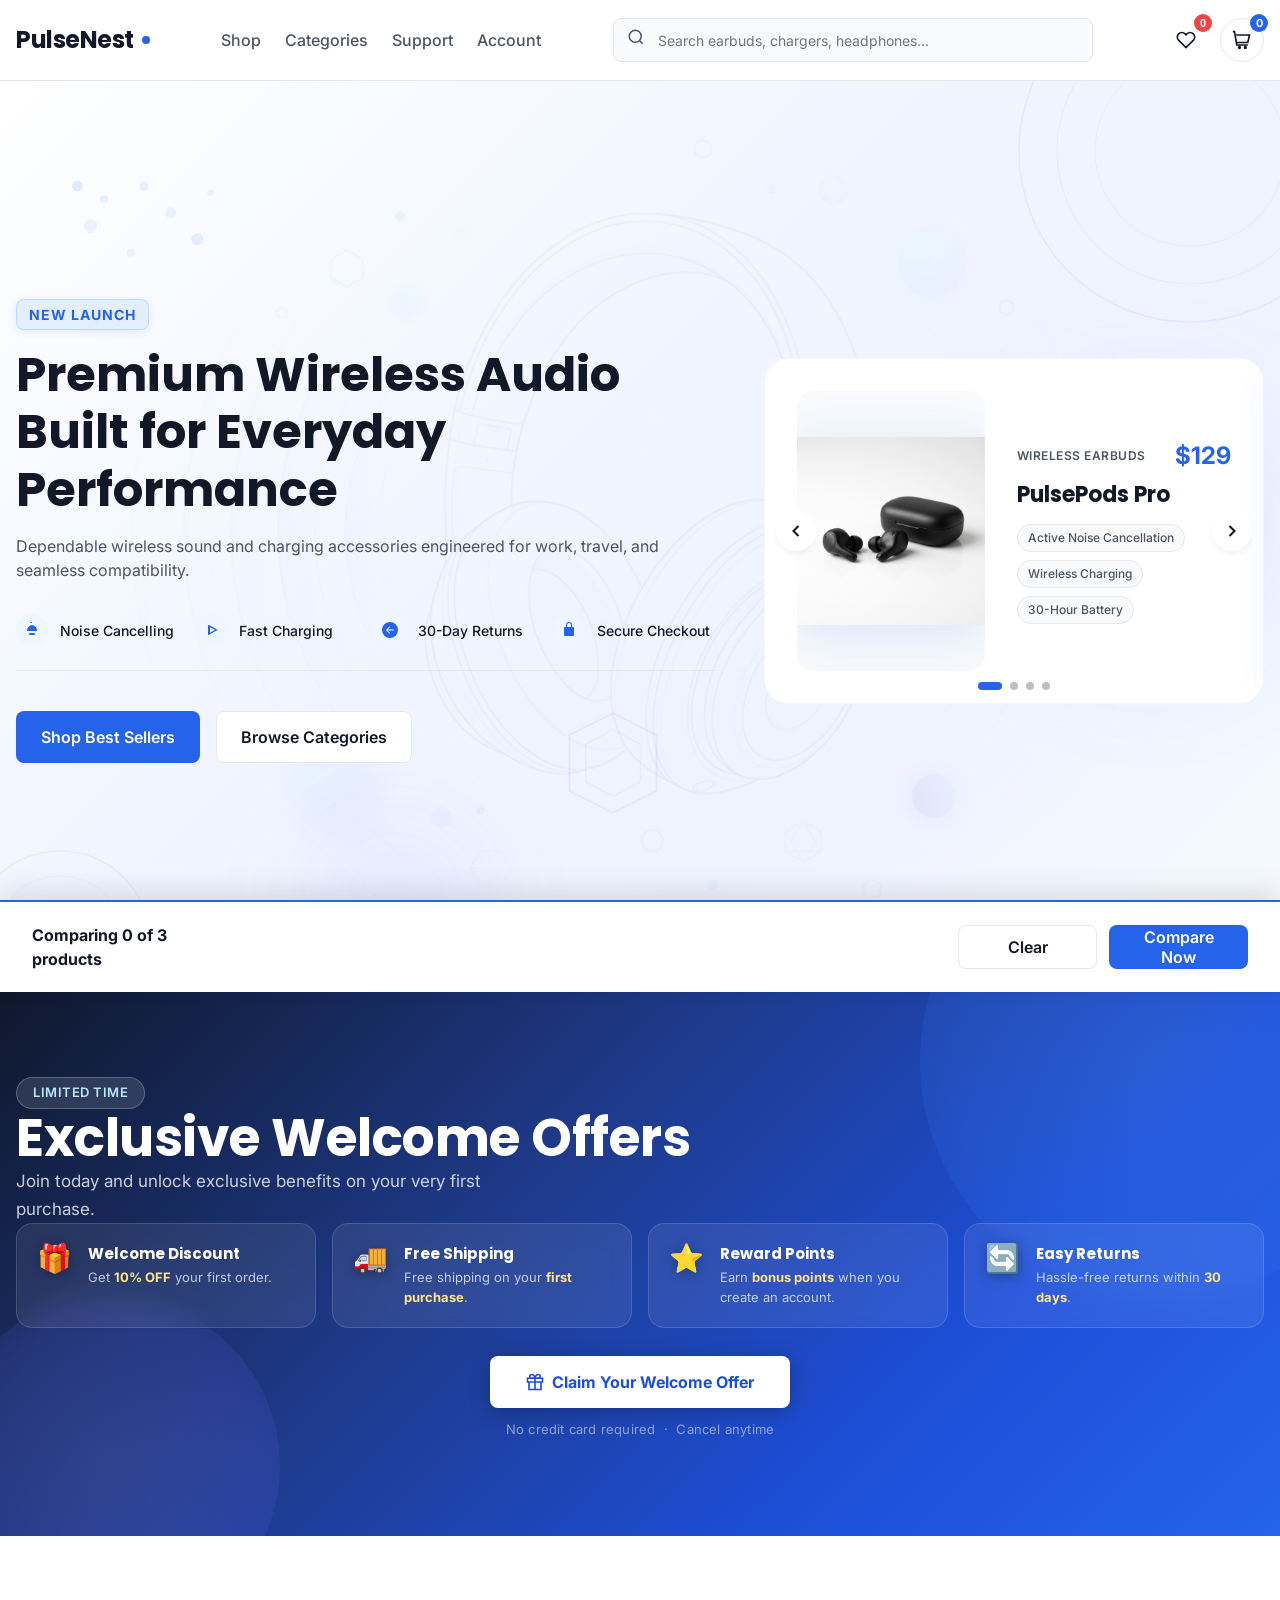
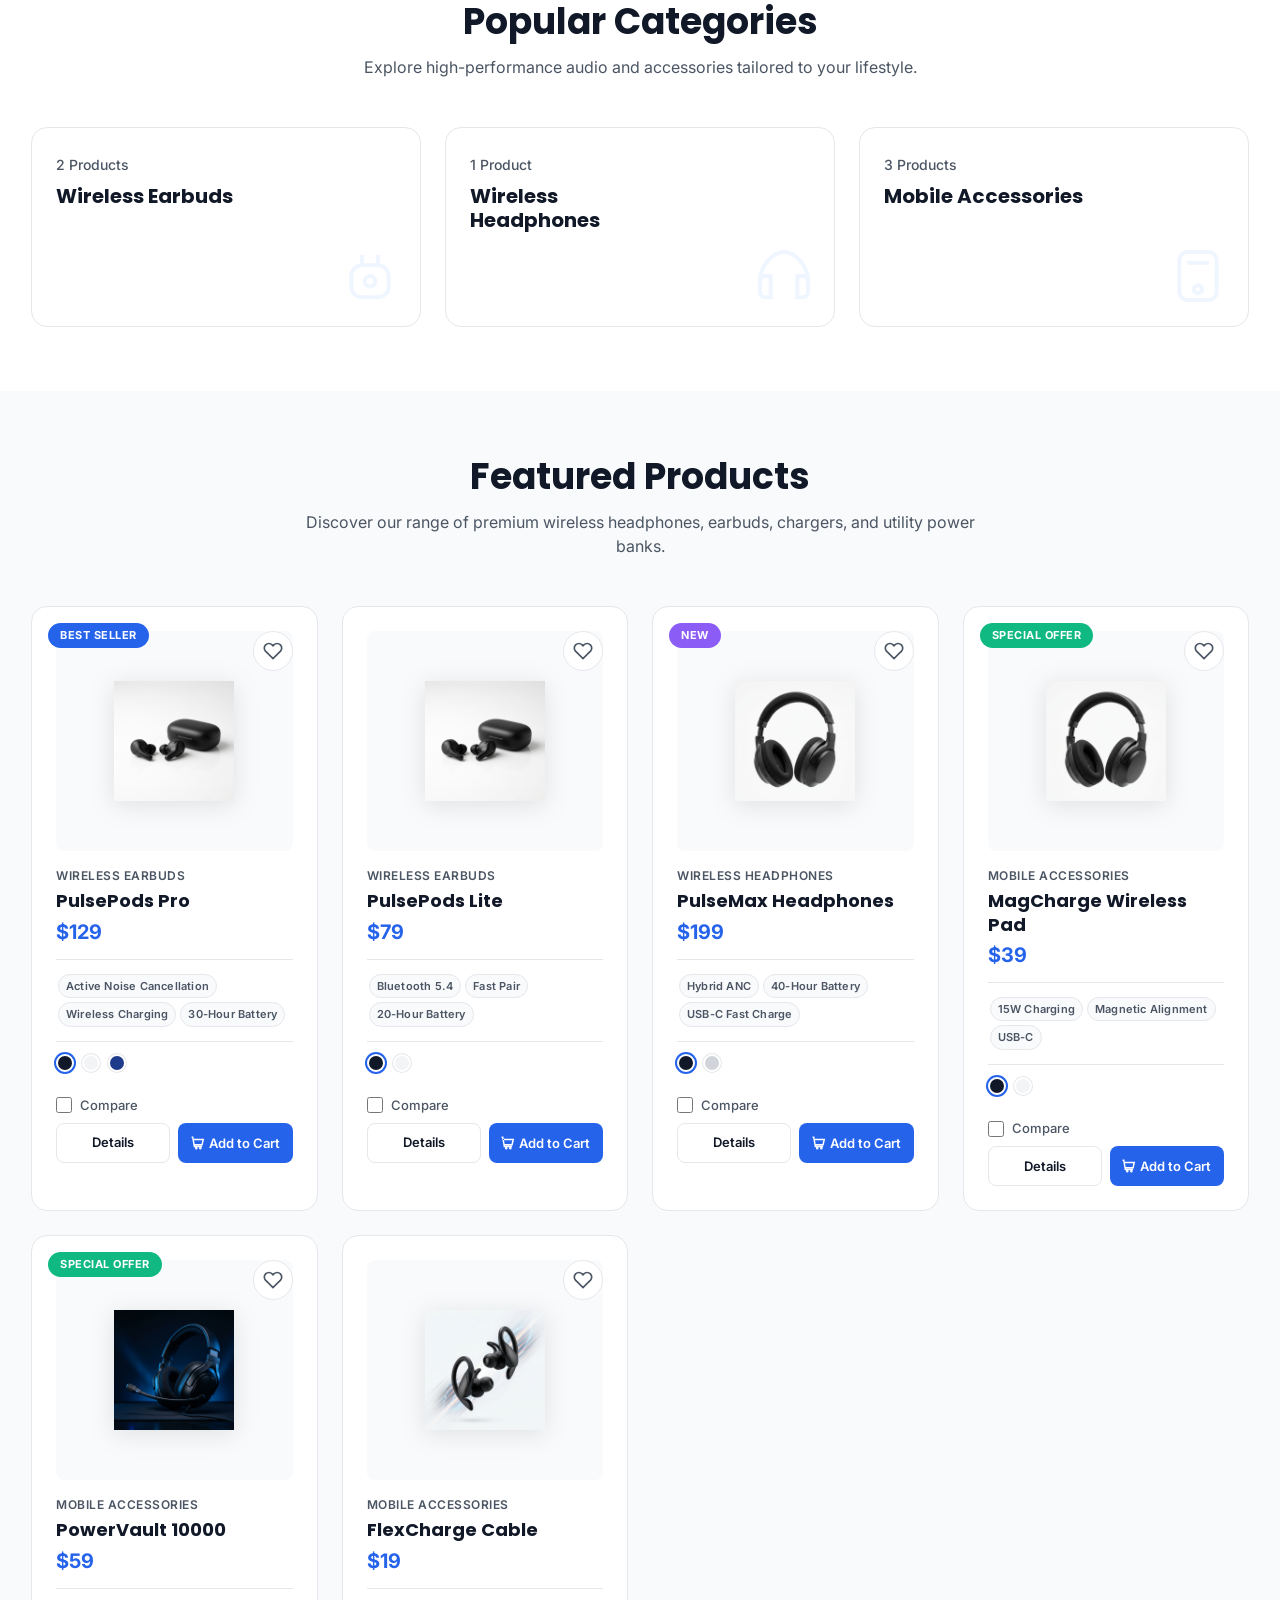
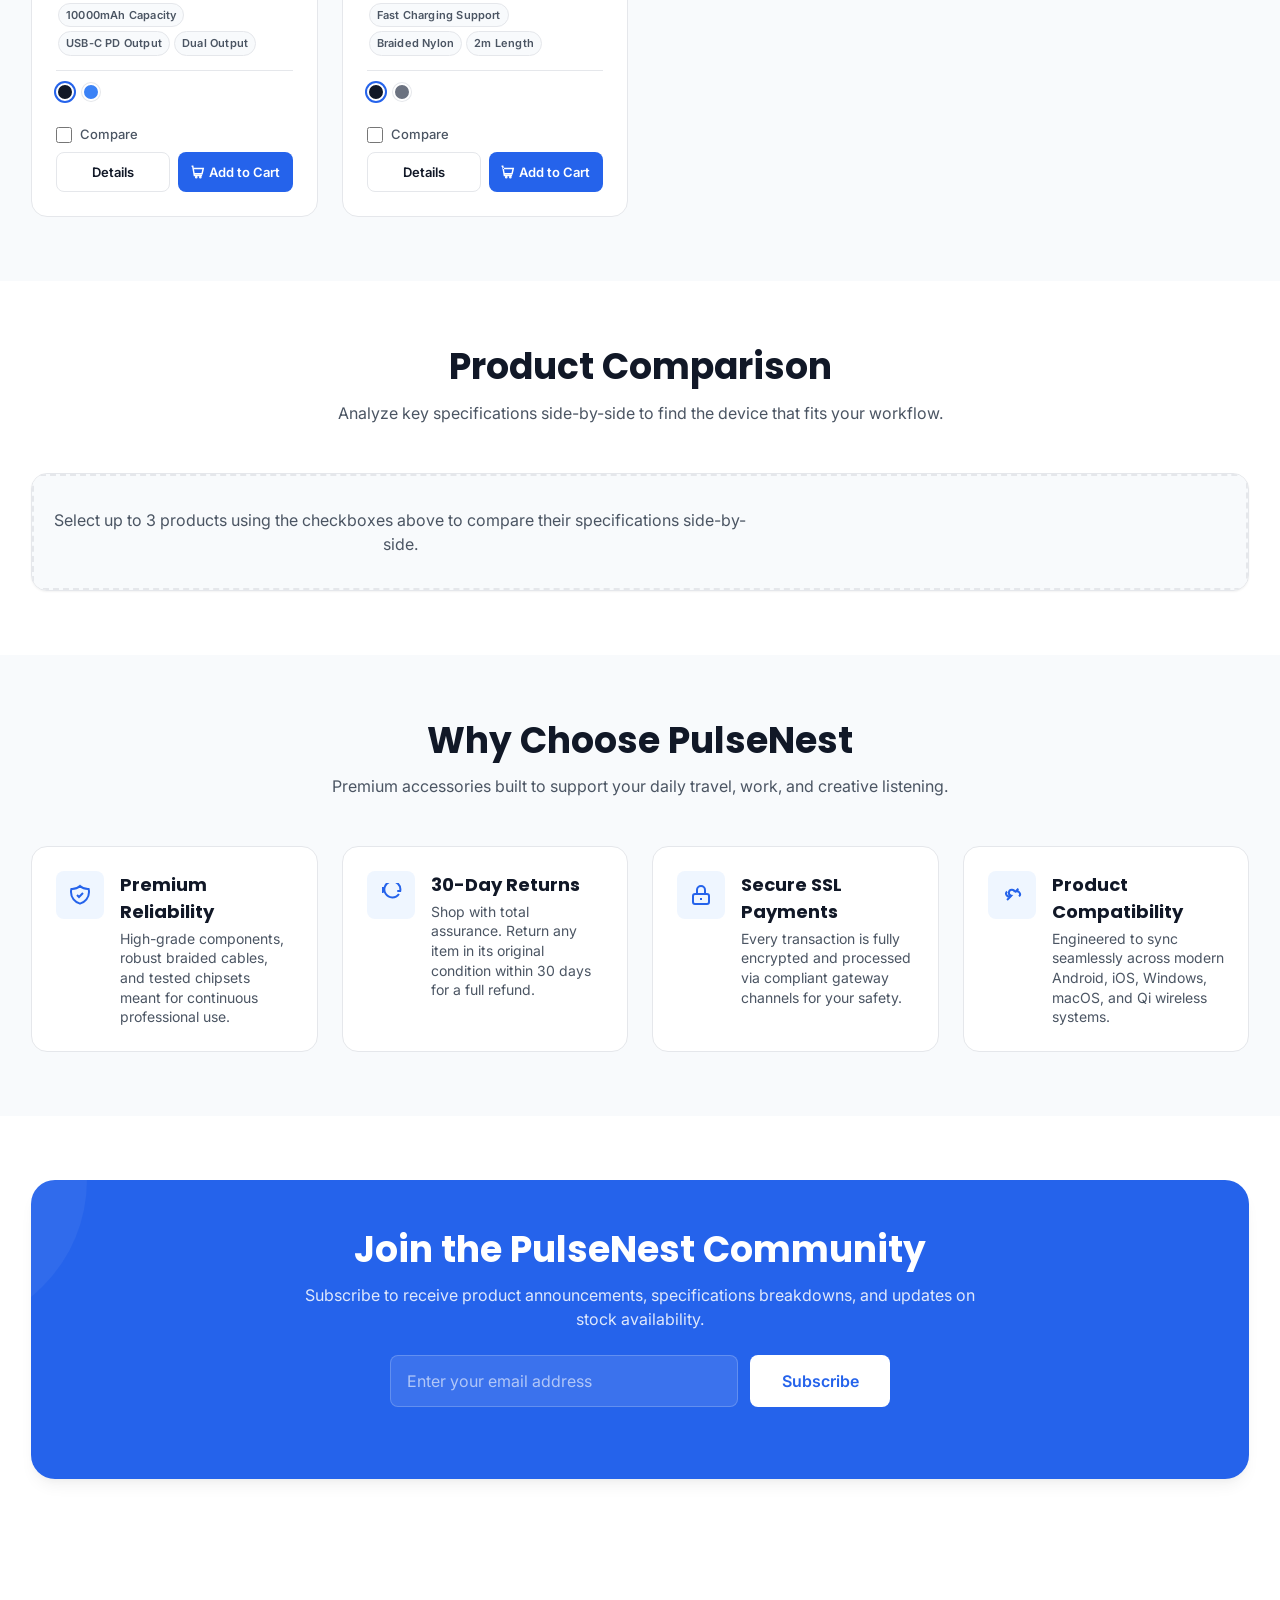
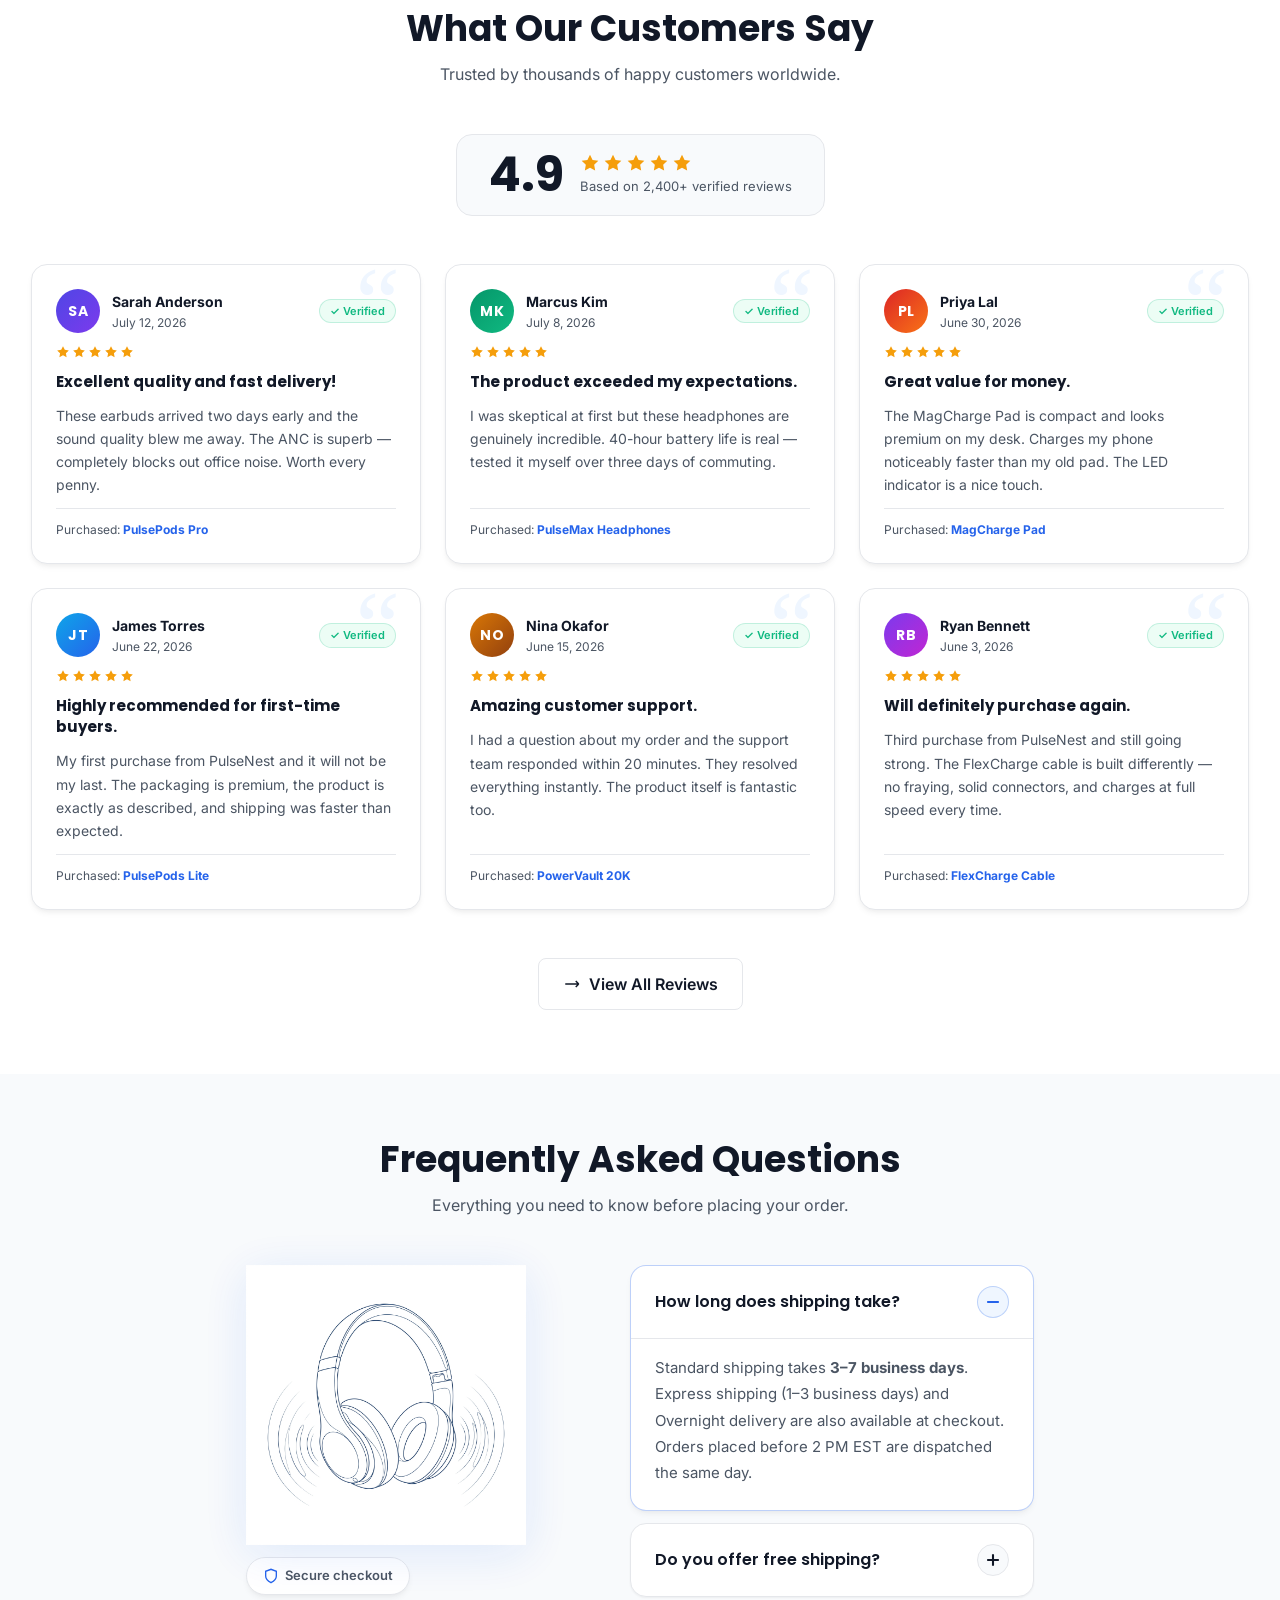
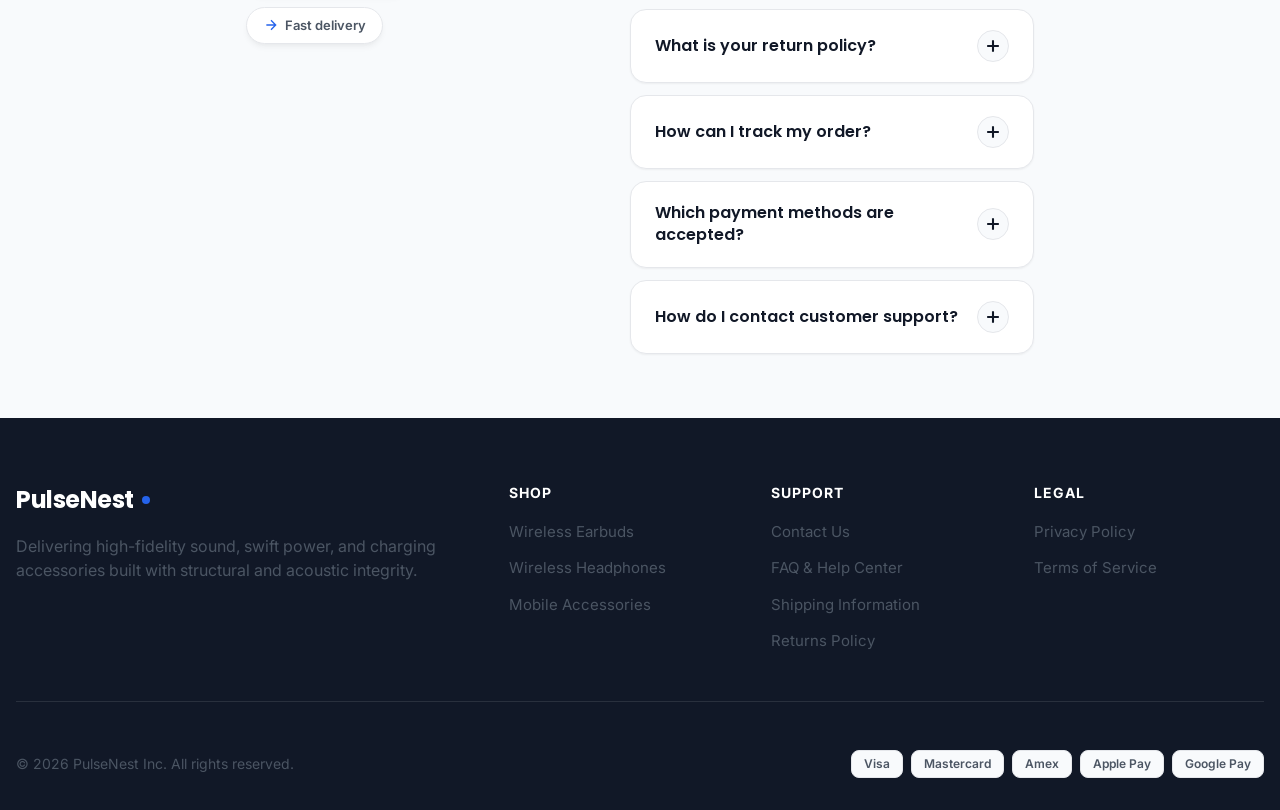
<file: index.html>
<!DOCTYPE html>
<html lang="en">
<head>
  <meta charset="UTF-8">
  <meta name="viewport" content="width=device-width, initial-scale=1.0">
  <meta name="description" content="Discover premium wireless audio & accessories at PulseNest. Experience pure sound with PulsePods Pro, PulseMax headphones, and high-performance chargers.">
  <title>PulseNest | Premium Wireless Audio & Mobile Accessories</title>
  <link rel="stylesheet" href="style.css">
</head>
<body>

  <!-- TOAST CONTAINER FOR DYNAMIC NOTIFICATIONS -->
  <div id="toast-container" class="toast-container" aria-live="polite"></div>

  <!-- PERSISTENT HEADER -->
  <header class="header-wrapper">
    <div class="container header-container">
      <!-- Brand Logo -->
      <a href="#" class="logo" aria-label="PulseNest Home">
        PulseNest<span class="logo-dot"></span>
      </a>

      <!-- Desktop Navigation Menu -->
      <nav class="nav-menu" aria-label="Main Navigation">
        <ul class="nav-menu">
          <li><a href="shop.html" class="nav-link">Shop</a></li>
          <li><a href="#popular-categories" class="nav-link">Categories</a></li>
          <li><a href="#why-choose-us" class="nav-link">Support</a></li>
          <li><a href="#" class="nav-link">Account</a></li>
        </ul>
      </nav>

      <!-- Persistent Global Search -->
      <div class="header-search">
        <label for="global-search-input" class="sr-only">Search products</label>
        <span class="search-icon" aria-hidden="true">
          <svg width="18" height="18" fill="none" stroke="currentColor" stroke-width="2" viewBox="0 0 24 24"><circle cx="11" cy="11" r="8"></circle><line x1="21" y1="21" x2="16.65" y2="16.65"></line></svg>
        </span>
        <input type="search" id="global-search-input" class="search-input" placeholder="Search earbuds, chargers, headphones...">
        
        <!-- Search Autocomplete Suggestions Dropdown -->
        <div id="search-autocomplete-dropdown" class="search-dropdown">
          <div class="search-title">Popular searches</div>
          <ul class="search-list">
            <li><button class="search-item-btn">PulsePods Pro</button></li>
            <li><button class="search-item-btn">PulseMax Headphones</button></li>
            <li><button class="search-item-btn">MagCharge Pad</button></li>
          </ul>
        </div>
      </div>

      <!-- Action Icons (Wishlist, Cart) -->
      <div class="header-actions">
        <!-- Wishlist -->
        <div class="wishlist-btn-wrapper">
          <button class="btn-icon header-wishlist-btn" id="header-wishlist-btn" aria-label="Wishlist">
            <svg width="20" height="20" fill="none" stroke="currentColor" stroke-width="2" viewBox="0 0 24 24"><path d="M20.84 4.61a5.5 5.5 0 00-7.78 0L12 5.67l-1.06-1.06a5.5 5.5 0 00-7.78 7.78l1.06 1.06L12 21.23l7.78-7.78 1.06-1.06a5.5 5.5 0 000-7.78z"></path></svg>
            <span class="wishlist-badge" id="header-wishlist-badge" aria-label="0 items in wishlist">0</span>
          </button>
        </div>

        <!-- Cart -->
        <div class="cart-btn-wrapper">
          <a href="cart.html" class="btn-icon" aria-label="Shopping Cart" style="text-decoration:none;display:inline-flex;align-items:center;justify-content:center;width:var(--touch-target-min);height:var(--touch-target-min);">
            <svg width="20" height="20" fill="none" stroke="currentColor" stroke-width="2" viewBox="0 0 24 24"><path d="M9 22a1 1 0 100-2 1 1 0 000 2zm7 0a1 1 0 100-2 1 1 0 000 2zm3-4H5.75L3 2H1m4 4h16l-2 9H6.25"></path></svg>
            <span class="cart-badge" id="header-cart-badge">0</span>
          </a>
        </div>

        <!-- Mobile Menu Toggle Button (Touch Target Optimized) -->
        <button id="menu-toggle-btn" class="menu-toggle" aria-label="Open navigation menu" aria-expanded="false" aria-controls="mobile-nav-panel">
          <svg width="24" height="24" fill="none" stroke="currentColor" stroke-width="2.5" viewBox="0 0 24 24"><line x1="3" y1="12" x2="21" y2="12"></line><line x1="3" y1="6" x2="21" y2="6"></line><line x1="3" y1="18" x2="21" y2="18"></line></svg>
        </button>
      </div>
    </div>
  </header>

  <!-- MOBILE NAVIGATION OVERLAY DRAWER -->
  <div id="mobile-nav-panel" class="mobile-nav" aria-hidden="true" role="dialog">
    <div class="mobile-nav-content">
      <button id="mobile-nav-close-btn" class="mobile-nav-close" aria-label="Close navigation menu">
        <svg width="24" height="24" fill="none" stroke="currentColor" stroke-width="2.5" viewBox="0 0 24 24"><line x1="18" y1="6" x2="6" y2="18"></line><line x1="6" y1="6" x2="18" y2="18"></line></svg>
      </button>
      
      <!-- Mobile Search Form -->
      <div style="position: relative; margin-top: var(--space-8);">
        <label for="mobile-search-input" class="sr-only">Search</label>
        <input type="text" id="mobile-search-input" class="input-control" placeholder="Search PulseNest..." style="padding-left: 40px; height: 44px;">
        <span style="position: absolute; left: 12px; top: 12px; color: var(--color-text-secondary);">
          <svg width="18" height="18" fill="none" stroke="currentColor" stroke-width="2" viewBox="0 0 24 24"><circle cx="11" cy="11" r="8"></circle><line x1="21" y1="21" x2="16.65" y2="16.65"></line></svg>
        </span>
      </div>

      <ul class="mobile-links">
        <li><a href="shop.html" class="nav-link">Shop All Products</a></li>
        <li><a href="#popular-categories" class="nav-link">Categories</a></li>
        <li><a href="#why-choose-us" class="nav-link">Our Technology</a></li>
        <li><a href="#" class="nav-link">Support & FAQs</a></li>
        <li><a href="#" class="nav-link">My Account</a></li>
      </ul>
      <div style="margin-top: auto; padding-top: var(--space-32); border-top: 1px solid var(--color-border);">
        <p class="caption">Free 30-Day Returns & Secure SSL Payments</p>
      </div>
    </div>
  </div>

  <!-- HERO SECTION -->
  <section class="hero" aria-labelledby="hero-title">

    <!-- ── Layer 1: Background gradient is pure CSS (no element needed) ── -->

    <!-- ── Layer 2: Full-bleed background art image (parallax target) ── -->
    <div class="hero-bg-art" aria-hidden="true">
      <img
        src="images/hero-bg-art.png"
        alt=""
        class="hero-bg-art-img"
        width="1920" height="700"
        loading="eager"
        decoding="async"
        role="presentation"
      />
    </div>

    <!-- ── Layer 3: Inline SVG floating shapes (parallax + pulse) ── -->
    <div class="hero-shapes" aria-hidden="true">
      <!-- Large soft glow ring (top-right) -->
      <svg class="hero-shape hero-shape-ring-lg" viewBox="0 0 400 400" fill="none" xmlns="http://www.w3.org/2000/svg">
        <circle cx="200" cy="200" r="180" stroke="rgba(37,99,235,0.08)" stroke-width="1.5"/>
        <circle cx="200" cy="200" r="140" stroke="rgba(37,99,235,0.06)" stroke-width="1"/>
        <circle cx="200" cy="200" r="100" stroke="rgba(37,99,235,0.05)" stroke-width="1"/>
      </svg>
      <!-- Small accent ring (bottom-left) -->
      <svg class="hero-shape hero-shape-ring-sm" viewBox="0 0 200 200" fill="none" xmlns="http://www.w3.org/2000/svg">
        <circle cx="100" cy="100" r="90" stroke="rgba(99,102,241,0.07)" stroke-width="1.5"/>
        <circle cx="100" cy="100" r="65" stroke="rgba(99,102,241,0.05)" stroke-width="1"/>
      </svg>
      <!-- Dot cluster (floating, top-left) -->
      <svg class="hero-shape hero-shape-dots" viewBox="0 0 120 80" fill="none" xmlns="http://www.w3.org/2000/svg">
        <circle cx="10" cy="10" r="4" fill="rgba(37,99,235,0.12)"/>
        <circle cx="30" cy="20" r="3" fill="rgba(37,99,235,0.09)"/>
        <circle cx="20" cy="40" r="5" fill="rgba(37,99,235,0.07)"/>
        <circle cx="60" cy="10" r="3.5" fill="rgba(99,102,241,0.10)"/>
        <circle cx="80" cy="30" r="4" fill="rgba(37,99,235,0.08)"/>
        <circle cx="50" cy="60" r="3" fill="rgba(99,102,241,0.07)"/>
        <circle cx="100" cy="50" r="4.5" fill="rgba(37,99,235,0.09)"/>
        <circle cx="110" cy="15" r="2.5" fill="rgba(99,102,241,0.08)"/>
      </svg>
      <!-- Sound wave arcs (center-right) -->
      <svg class="hero-shape hero-shape-waves" viewBox="0 0 160 200" fill="none" xmlns="http://www.w3.org/2000/svg">
        <path d="M20 100 Q60 50 100 100 Q140 150 160 100" stroke="rgba(37,99,235,0.09)" stroke-width="2" stroke-linecap="round"/>
        <path d="M10 115 Q60 45 110 115 Q150 165 160 115" stroke="rgba(37,99,235,0.06)" stroke-width="1.5" stroke-linecap="round"/>
        <path d="M0 130 Q60 40 120 130 Q150 175 160 130" stroke="rgba(37,99,235,0.04)" stroke-width="1" stroke-linecap="round"/>
      </svg>
      <!-- Hexagon accent -->
      <svg class="hero-shape hero-shape-hex" viewBox="0 0 80 90" fill="none" xmlns="http://www.w3.org/2000/svg">
        <polygon points="40,5 75,22.5 75,67.5 40,85 5,67.5 5,22.5" stroke="rgba(99,102,241,0.10)" stroke-width="1.5" fill="none"/>
        <polygon points="40,18 62,30 62,60 40,72 18,60 18,30" stroke="rgba(99,102,241,0.07)" stroke-width="1" fill="none"/>
      </svg>
      <!-- Pulsing soft glow orb (product area) -->
      <div class="hero-glow-orb hero-glow-orb-1"></div>
      <div class="hero-glow-orb hero-glow-orb-2"></div>
    </div>

    <div class="container hero-layout">
      <!-- Hero Value Proposition Content -->
      <div class="hero-content hero-animate">
        <span class="hero-tag">NEW LAUNCH</span>
        <h1 id="hero-title">Premium Wireless Audio Built for Everyday Performance</h1>
        <p>Dependable wireless sound and charging accessories engineered for work, travel, and seamless compatibility.</p>
        
        <!-- Key Proof Points (Trust Placement - positioned above CTAs to justify actions) -->
        <div class="hero-proof" style="margin-top: var(--space-16); margin-bottom: var(--space-24); border-top: none; padding-top: 0; border-bottom: 1px solid var(--color-border); padding-bottom: var(--space-24);">
          <div class="proof-item">
            <span class="proof-icon" aria-hidden="true">
              <svg width="16" height="16" fill="currentColor" viewBox="0 0 16 16"><path d="M6 1a1 1 0 1 1 2 0v2.07A6 6 0 0 1 13 9H3a6 6 0 0 1 5-5.93V1zm0 10a1 1 0 1 0 0 2h4a1 1 0 1 0 0-2H6z"/></svg>
            </span>
            <span class="proof-text">Noise Cancelling</span>
          </div>
          <div class="proof-item">
            <span class="proof-icon" aria-hidden="true">
              <svg width="16" height="16" fill="currentColor" viewBox="0 0 16 16"><path d="M5.526 3.021a.5.5 0 0 1 .53-.082l8 4.5a.5.5 0 0 1 0 .862l-8 4.5A.5.5 0 0 1 5 12.5V3.5a.5.5 0 0 1 .526-.479zm1.474 2.21v5.538L11.912 8 7 5.231z"/></svg>
            </span>
            <span class="proof-text">Fast Charging</span>
          </div>
          <div class="proof-item">
            <span class="proof-icon" aria-hidden="true">
              <svg width="16" height="16" fill="currentColor" viewBox="0 0 16 16"><path d="M8 0a8 8 0 1 0 0 16A8 8 0 0 0 8 0zm3.5 7.5a.5.5 0 0 1 0 1H5.707l2.147 2.146a.5.5 0 0 1-.708.708l-3-3a.5.5 0 0 1 0-.708l3-3a.5.5 0 1 1 .708.708L5.707 7.5H11.5z"/></svg>
            </span>
            <span class="proof-text">30-Day Returns</span>
          </div>
          <div class="proof-item">
            <span class="proof-icon" aria-hidden="true">
              <svg width="16" height="16" fill="currentColor" viewBox="0 0 16 16"><path d="M8 1a2 2 0 0 0-2 2v2H5V3a3 3 0 0 1 6 0v2h-1V3a2 2 0 0 0-2-2zM4 5a1 1 0 0 0-1 1v7a1 1 0 0 0 1 1h8a1 1 0 0 0 1-1V6a1 1 0 0 0-1-1H4z"/></svg>
            </span>
            <span class="proof-text">Secure Checkout</span>
          </div>
        </div>

        <div class="hero-actions" style="margin-top: 0;">
          <a href="shop.html" class="btn btn-primary">Shop Best Sellers</a>
          <a href="#popular-categories" class="btn btn-secondary">Browse Categories</a>
        </div>
      </div>

      <!-- Hero Visual Showcase – Product Slider -->
      <div class="hero-showcase hero-animate hero-animate-delay">
        <div class="hero-slider" id="hero-slider" role="region" aria-label="Featured Products" aria-roledescription="carousel">

          <!-- Slide Track -->
          <div class="hero-slider-track" id="hero-slider-track">

            <!-- Slide 1: PulsePods Pro -->
            <div class="hero-slide" role="group" aria-roledescription="slide" aria-label="1 of 4">
              <a href="product.html?id=pulsepods-pro" class="hero-slide-link" tabindex="0" aria-label="View PulsePods Pro details">
                <div class="hero-flagship-card">
                  <div class="flagship-image-wrapper">
                    <div class="product-illustration" id="hero-flagship-illustration">
                      <img
                        src="images/product-earbuds.png"
                        alt="PulsePods Pro wireless earbuds with charging case"
                        class="hero-product-img"
                        width="160" height="160"
                        loading="eager"
                        decoding="async"
                      />
                    </div>
                  </div>
                  <div class="flagship-info">
                    <div class="flagship-meta">
                      <span class="card-category">Wireless Earbuds</span>
                      <span class="card-price" style="font-size:24px;">$129</span>
                    </div>
                    <h3 style="font-size:22px;margin-bottom:var(--space-4);">PulsePods Pro</h3>
                    <div class="flagship-spec-chips">
                      <span class="spec-chip">Active Noise Cancellation</span>
                      <span class="spec-chip">Wireless Charging</span>
                      <span class="spec-chip">30-Hour Battery</span>
                    </div>
                  </div>
                </div>
              </a>
            </div>

            <!-- Slide 2: PulsePods Lite -->
            <div class="hero-slide" role="group" aria-roledescription="slide" aria-label="2 of 4">
              <a href="product.html?id=pulsepods-lite" class="hero-slide-link" tabindex="-1" aria-label="View PulsePods Lite details">
                <div class="hero-flagship-card">
                  <div class="flagship-image-wrapper">
                    <div class="product-illustration">
                      <img
                        src="images/product-sports.png"
                        alt="PulsePods Lite lightweight wireless earbuds"
                        class="hero-product-img"
                        width="160" height="160"
                        loading="lazy"
                        decoding="async"
                      />
                    </div>
                  </div>
                  <div class="flagship-info">
                    <div class="flagship-meta">
                      <span class="card-category">Wireless Earbuds</span>
                      <span class="card-price" style="font-size:24px;">$79</span>
                    </div>
                    <h3 style="font-size:22px;margin-bottom:var(--space-4);">PulsePods Lite</h3>
                    <div class="flagship-spec-chips">
                      <span class="spec-chip">Lightweight Design</span>
                      <span class="spec-chip">20-Hour Battery</span>
                      <span class="spec-chip">IPX4 Water Resistant</span>
                    </div>
                  </div>
                </div>
              </a>
            </div>

            <!-- Slide 3: PulseMax Headphones -->
            <div class="hero-slide" role="group" aria-roledescription="slide" aria-label="3 of 4">
              <a href="product.html?id=pulsemax" class="hero-slide-link" tabindex="-1" aria-label="View PulseMax Headphones details">
                <div class="hero-flagship-card">
                  <div class="flagship-image-wrapper">
                    <div class="product-illustration">
                      <img
                        src="images/product-headphones.png"
                        alt="PulseMax over-ear wireless headphones"
                        class="hero-product-img"
                        width="160" height="160"
                        loading="lazy"
                        decoding="async"
                      />
                    </div>
                  </div>
                  <div class="flagship-info">
                    <div class="flagship-meta">
                      <span class="card-category">Headphones</span>
                      <span class="card-price" style="font-size:24px;">$199</span>
                    </div>
                    <h3 style="font-size:22px;margin-bottom:var(--space-4);">PulseMax Headphones</h3>
                    <div class="flagship-spec-chips">
                      <span class="spec-chip">Over-Ear Design</span>
                      <span class="spec-chip">40-Hour Playtime</span>
                      <span class="spec-chip">Hi-Res Audio</span>
                    </div>
                  </div>
                </div>
              </a>
            </div>

            <!-- Slide 4: MagCharge Pad -->
            <div class="hero-slide" role="group" aria-roledescription="slide" aria-label="4 of 4">
              <a href="product.html?id=magcharge" class="hero-slide-link" tabindex="-1" aria-label="View MagCharge Pad details">
                <div class="hero-flagship-card">
                  <div class="flagship-image-wrapper">
                    <div class="product-illustration">
                      <img
                        src="images/product-gaming.png"
                        alt="Gaming headset with microphone"
                        class="hero-product-img"
                        width="160" height="160"
                        loading="lazy"
                        decoding="async"
                      />
                    </div>
                  </div>
                  <div class="flagship-info">
                    <div class="flagship-meta">
                      <span class="card-category">Wireless Charging</span>
                      <span class="card-price" style="font-size:24px;">$49</span>
                    </div>
                    <h3 style="font-size:22px;margin-bottom:var(--space-4);">MagCharge Pad</h3>
                    <div class="flagship-spec-chips">
                      <span class="spec-chip">15W Fast Charge</span>
                      <span class="spec-chip">Qi2 Compatible</span>
                      <span class="spec-chip">Universal Fit</span>
                    </div>
                  </div>
                </div>
              </a>
            </div>

          </div><!-- /.hero-slider-track -->

          <!-- Prev / Next Arrows -->
          <button class="hero-slider-arrow hero-slider-prev" id="hero-slider-prev" aria-label="Previous product">
            <svg width="20" height="20" fill="none" stroke="currentColor" stroke-width="2.5" viewBox="0 0 24 24"><polyline points="15 18 9 12 15 6"></polyline></svg>
          </button>
          <button class="hero-slider-arrow hero-slider-next" id="hero-slider-next" aria-label="Next product">
            <svg width="20" height="20" fill="none" stroke="currentColor" stroke-width="2.5" viewBox="0 0 24 24"><polyline points="9 18 15 12 9 6"></polyline></svg>
          </button>

          <!-- Dot Indicators -->
          <div class="hero-slider-dots" id="hero-slider-dots" role="tablist" aria-label="Slide indicators">
            <button class="hero-dot active" role="tab" aria-selected="true"  aria-label="Go to slide 1" data-slide="0"></button>
            <button class="hero-dot"        role="tab" aria-selected="false" aria-label="Go to slide 2" data-slide="1"></button>
            <button class="hero-dot"        role="tab" aria-selected="false" aria-label="Go to slide 3" data-slide="2"></button>
            <button class="hero-dot"        role="tab" aria-selected="false" aria-label="Go to slide 4" data-slide="3"></button>
          </div>

        </div><!-- /.hero-slider -->
      </div><!-- /.hero-showcase -->

    </div>
  </section>

  <!-- EXCLUSIVE WELCOME OFFERS SECTION -->
  <section class="promo-offers-section" id="welcome-offers" aria-labelledby="promo-offers-heading">
    <div class="promo-offers-inner">

      <!-- Background decorative blobs -->
      <span class="promo-blob promo-blob-1" aria-hidden="true"></span>
      <span class="promo-blob promo-blob-2" aria-hidden="true"></span>

      <div class="container promo-offers-centered">

        <!-- Label pill -->
        <span class="promo-label-pill">Limited Time</span>

        <h2 class="promo-headline" id="promo-offers-heading">
          Exclusive Welcome Offers
        </h2>
        <p class="promo-subheading">
          Join today and unlock exclusive benefits on your very first purchase.
        </p>

        <!-- Four offer cards -->
        <div class="promo-cards-grid" role="list">

          <div class="promo-card" role="listitem">
            <span class="promo-card-icon" aria-hidden="true">🎁</span>
            <div class="promo-card-body">
              <strong class="promo-card-title">Welcome Discount</strong>
              <p class="promo-card-desc">Get <span class="promo-highlight">10% OFF</span> your first order.</p>
            </div>
          </div>

          <div class="promo-card" role="listitem">
            <span class="promo-card-icon" aria-hidden="true">🚚</span>
            <div class="promo-card-body">
              <strong class="promo-card-title">Free Shipping</strong>
              <p class="promo-card-desc">Free shipping on your <span class="promo-highlight">first purchase</span>.</p>
            </div>
          </div>

          <div class="promo-card" role="listitem">
            <span class="promo-card-icon" aria-hidden="true">⭐</span>
            <div class="promo-card-body">
              <strong class="promo-card-title">Reward Points</strong>
              <p class="promo-card-desc">Earn <span class="promo-highlight">bonus points</span> when you create an account.</p>
            </div>
          </div>

          <div class="promo-card" role="listitem">
            <span class="promo-card-icon" aria-hidden="true">🔄</span>
            <div class="promo-card-body">
              <strong class="promo-card-title">Easy Returns</strong>
              <p class="promo-card-desc">Hassle-free returns within <span class="promo-highlight">30 days</span>.</p>
            </div>
          </div>

        </div><!-- /.promo-cards-grid -->

        <!-- CTA -->
        <div class="promo-cta-row text-center">
          <a href="shop.html" class="btn promo-cta-btn" aria-label="Claim your welcome offer and shop now">
            <svg width="18" height="18" fill="none" stroke="currentColor" stroke-width="2.2" viewBox="0 0 24 24" aria-hidden="true"><path d="M20 12V22H4V12"/><path d="M22 7H2v5h20V7z"/><path d="M12 22V7"/><path d="M12 7H7.5a2.5 2.5 0 010-5C11 2 12 7 12 7z"/><path d="M12 7h4.5a2.5 2.5 0 000-5C13 2 12 7 12 7z"/></svg>
            Claim Your Welcome Offer
          </a>
          <p class="promo-cta-note">No credit card required &nbsp;·&nbsp; Cancel anytime</p>
        </div>

      </div><!-- /.container -->
    </div><!-- /.promo-offers-inner -->
  </section><!-- /.promo-offers-section -->

  <!-- POPULAR CATEGORIES SECTION -->
  <section class="section" id="popular-categories" aria-labelledby="categories-heading">

    <div class="container">
      <div class="section-header">
        <h2 id="categories-heading">Popular Categories</h2>
        <p>Explore high-performance audio and accessories tailored to your lifestyle.</p>
      </div>

      <div class="grid grid-mobile-1 grid-tablet-3 popular-categories-grid">
        <!-- Wireless Earbuds -->
        <a href="#featured-products" class="category-card" aria-label="Shop Wireless Earbuds category">
          <div>
            <span class="category-count">2 Products</span>
            <h3 class="category-title" style="margin-top: var(--space-8);">Wireless Earbuds</h3>
          </div>
          <div class="category-icon-wrapper" aria-hidden="true">
            <svg width="64" height="64" fill="none" stroke="currentColor" stroke-width="1.5" viewBox="0 0 24 24"><rect x="5" y="8" width="14" height="12" rx="4"></rect><circle cx="12" cy="14" r="2"></circle><path d="M9 4v4m6-4v4"></path></svg>
          </div>
        </a>

        <!-- Wireless Headphones -->
        <a href="#featured-products" class="category-card" aria-label="Shop Wireless Headphones category">
          <div>
            <span class="category-count">1 Product</span>
            <h3 class="category-title" style="margin-top: var(--space-8);">Wireless Headphones</h3>
          </div>
          <div class="category-icon-wrapper" aria-hidden="true">
            <svg width="64" height="64" fill="none" stroke="currentColor" stroke-width="1.5" viewBox="0 0 24 24"><path d="M3 14c0-6 5-11 9-11s9 5 9 11M3 14v4a2 2 0 002 2h2v-8H5a2 2 0 00-2 2zm18 0v4a2 2 0 01-2 2h-2v-8h2a2 2 0 012 2z"></path></svg>
          </div>
        </a>

        <!-- Mobile Accessories -->
        <a href="#featured-products" class="category-card" aria-label="Shop Mobile Accessories category">
          <div>
            <span class="category-count">3 Products</span>
            <h3 class="category-title" style="margin-top: var(--space-8);">Mobile Accessories</h3>
          </div>
          <div class="category-icon-wrapper" aria-hidden="true">
            <svg width="64" height="64" fill="none" stroke="currentColor" stroke-width="1.5" viewBox="0 0 24 24"><rect x="5" y="3" width="14" height="18" rx="3"></rect><circle cx="12" cy="17" r="1.5"></circle><line x1="8" y1="7" x2="16" y2="7"></line></svg>
          </div>
        </a>
      </div>
    </div>
  </section>

  <!-- FEATURED PRODUCTS SECTION -->
  <section class="section section-bg" id="featured-products" aria-labelledby="products-heading">
    <div class="container">
      <div class="section-header">
        <h2 id="products-heading">Featured Products</h2>
        <p>Discover our range of premium wireless headphones, earbuds, chargers, and utility power banks.</p>
      </div>

      <!-- 6 Catalog Product Cards (rendered dynamically by app.js for card reuse and hierarchy consistency) -->
      <div id="featured-products-grid" class="grid grid-mobile-1 grid-tablet-2 grid-desktop-3 products-grid">
        <!-- Dynanically populated by app.js -->
      </div>
    </div>
  </section>

  <!-- STICKY COMPARISON ENGINE FLOATING OVERLAY -->
  <div id="compare-drawer" class="compare-drawer" aria-label="Product comparison panel" role="region">
    <div class="container compare-drawer-container">
      <div class="compare-drawer-header">
        <span class="compare-drawer-title">Comparing <strong id="compare-count">0</strong> of 3 products</span>
      </div>
      <div class="compare-drawer-products" id="compare-drawer-products">
        <!-- Dynanically populated drawer preview slots -->
      </div>
      <div class="compare-drawer-actions">
        <button id="clear-compare-btn" class="btn btn-secondary btn-sm" style="min-width: unset; height: 44px;">Clear</button>
        <button id="view-compare-btn" class="btn btn-primary btn-sm" style="min-width: unset; height: 44px;">Compare Now</button>
      </div>
    </div>
  </div>

  <!-- COMPARISON HIGHLIGHTS TABLE SECTION -->
  <section class="section" id="comparison-table-section" aria-labelledby="comparison-heading">
    <div class="container">
      <div class="section-header">
        <h2 id="comparison-heading">Product Comparison</h2>
        <p>Analyze key specifications side-by-side to find the device that fits your workflow.</p>
      </div>

      <div class="compare-table-wrapper" id="comparison-table-wrapper">
        <div class="compare-placeholder-cell">
          <p>Select up to 3 products using the checkboxes above to compare their specifications side-by-side.</p>
        </div>
      </div>
    </div>
  </section>

  <!-- WHY CHOOSE PULSENEST SECTION -->
  <section class="section section-bg" id="why-choose-us" aria-labelledby="why-choose-heading">
    <div class="container">
      <div class="section-header">
        <h2 id="why-choose-heading">Why Choose PulseNest</h2>
        <p>Premium accessories built to support your daily travel, work, and creative listening.</p>
      </div>

      <div class="grid grid-mobile-1 grid-tablet-2 grid-desktop-4">
        <!-- Prop 1 -->
        <div class="feature-item">
          <div class="feature-icon-wrapper" aria-hidden="true">
            <svg width="24" height="24" fill="none" stroke="currentColor" stroke-width="2" viewBox="0 0 24 24"><path d="M9 12l2 2 4-4m5.618-4.016A11.955 11.955 0 0112 2.944a11.955 11.955 0 01-8.618 3.04A12.02 12.02 0 003 9c0 5.591 3.824 10.29 9 11.622 5.176-1.332 9-6.03 9-11.622 0-1.042-.133-2.052-.382-3.016z"></path></svg>
          </div>
          <div class="feature-content">
            <span class="feature-title">Premium Reliability</span>
            <p class="caption">High-grade components, robust braided cables, and tested chipsets meant for continuous professional use.</p>
          </div>
        </div>

        <!-- Prop 2 -->
        <div class="feature-item">
          <div class="feature-icon-wrapper" aria-hidden="true">
            <svg width="24" height="24" fill="none" stroke="currentColor" stroke-width="2" viewBox="0 0 24 24"><path d="M4 4v5h.582m15.356 2A8.001 8.001 0 1121.21 8H18.25"></path></svg>
          </div>
          <div class="feature-content">
            <span class="feature-title">30-Day Returns</span>
            <p class="caption">Shop with total assurance. Return any item in its original condition within 30 days for a full refund.</p>
          </div>
        </div>

        <!-- Prop 3 -->
        <div class="feature-item">
          <div class="feature-icon-wrapper" aria-hidden="true">
            <svg width="24" height="24" fill="none" stroke="currentColor" stroke-width="2" viewBox="0 0 24 24"><path d="M12 15v2m-6 4h12a2 2 0 002-2v-6a2 2 0 00-2-2H6a2 2 0 00-2 2v6a2 2 0 002 2zm10-10V7a4 4 0 00-8 0v4h8z"></path></svg>
          </div>
          <div class="feature-content">
            <span class="feature-title">Secure SSL Payments</span>
            <p class="caption">Every transaction is fully encrypted and processed via compliant gateway channels for your safety.</p>
          </div>
        </div>

        <!-- Prop 4 -->
        <div class="feature-item">
          <div class="feature-icon-wrapper" aria-hidden="true">
            <svg width="24" height="24" fill="none" stroke="currentColor" stroke-width="2" viewBox="0 0 24 24"><path d="M18.364 5.636l-3.536 3.536m0 0A3 3 0 1011.29 12.7l-3.536 3.536m7.07-7.07a3 3 0 014.243 4.243M11.292 12.7a3 3 0 01-4.243-4.243m4.243 4.243L7.05 16.95"></path></svg>
          </div>
          <div class="feature-content">
            <span class="feature-title">Product Compatibility</span>
            <p class="caption">Engineered to sync seamlessly across modern Android, iOS, Windows, macOS, and Qi wireless systems.</p>
          </div>
        </div>
      </div>
    </div>
  </section>

  <!-- NEWSLETTER SIGNUP SECTION -->
  <section class="section" aria-labelledby="newsletter-heading">
    <div class="container">
      <div class="newsletter-card">
        <h2 id="newsletter-heading">Join the PulseNest Community</h2>
        <p>Subscribe to receive product announcements, specifications breakdowns, and updates on stock availability.</p>
        
        <form id="newsletter-form" class="newsletter-form" novalidate>
          <div class="input-group">
            <input type="email" class="input-control" placeholder="Enter your email address" aria-label="Email address" required>
            <span id="newsletter-feedback" class="caption" style="text-align: left; height: 16px; display: block; font-weight: 500;"></span>
          </div>
          <button type="submit" class="btn">Subscribe</button>
        </form>
      </div>
    </div>
  </section>

  <!-- =====================================================
       CUSTOMER REVIEWS SECTION
       ===================================================== -->
  <section class="section reviews-section" id="customer-reviews" aria-labelledby="reviews-heading">
    <div class="container">

      <div class="section-header" data-animate>
        <h2 id="reviews-heading">What Our Customers Say</h2>
        <p>Trusted by thousands of happy customers worldwide.</p>
      </div>

      <!-- Star rating summary bar -->
      <div class="reviews-summary" data-animate>
        <div class="reviews-summary-score">
          <span class="reviews-big-num">4.9</span>
          <div class="reviews-summary-right">
            <div class="star-row" aria-label="4.9 out of 5 stars">
              <svg width="20" height="20" viewBox="0 0 24 24" fill="#F59E0B" aria-hidden="true"><path d="M12 2l3.09 6.26L22 9.27l-5 4.87 1.18 6.88L12 17.77l-6.18 3.25L7 14.14 2 9.27l6.91-1.01L12 2z"/></svg>
              <svg width="20" height="20" viewBox="0 0 24 24" fill="#F59E0B" aria-hidden="true"><path d="M12 2l3.09 6.26L22 9.27l-5 4.87 1.18 6.88L12 17.77l-6.18 3.25L7 14.14 2 9.27l6.91-1.01L12 2z"/></svg>
              <svg width="20" height="20" viewBox="0 0 24 24" fill="#F59E0B" aria-hidden="true"><path d="M12 2l3.09 6.26L22 9.27l-5 4.87 1.18 6.88L12 17.77l-6.18 3.25L7 14.14 2 9.27l6.91-1.01L12 2z"/></svg>
              <svg width="20" height="20" viewBox="0 0 24 24" fill="#F59E0B" aria-hidden="true"><path d="M12 2l3.09 6.26L22 9.27l-5 4.87 1.18 6.88L12 17.77l-6.18 3.25L7 14.14 2 9.27l6.91-1.01L12 2z"/></svg>
              <svg width="20" height="20" viewBox="0 0 24 24" fill="#F59E0B" aria-hidden="true"><path d="M12 2l3.09 6.26L22 9.27l-5 4.87 1.18 6.88L12 17.77l-6.18 3.25L7 14.14 2 9.27l6.91-1.01L12 2z"/></svg>
            </div>
            <span class="reviews-count">Based on 2,400+ verified reviews</span>
          </div>
        </div>
      </div>

      <!-- Reviews grid / carousel -->
      <div class="reviews-track-wrapper" role="list" aria-label="Customer reviews">

        <!-- Card 1 -->
        <article class="review-card" role="listitem" data-animate>
          <div class="review-card-header">
            <div class="review-avatar" aria-hidden="true" style="background: linear-gradient(135deg,#4F46E5,#7C3AED);">
              <span>SA</span>
            </div>
            <div class="review-meta">
              <strong class="review-name">Sarah Anderson</strong>
              <span class="review-date">July 12, 2026</span>
            </div>
            <span class="review-verified-badge" aria-label="Verified Purchase">✓ Verified</span>
          </div>
          <div class="review-stars" aria-label="5 out of 5 stars">
            <svg width="14" height="14" viewBox="0 0 24 24" fill="#F59E0B" aria-hidden="true"><path d="M12 2l3.09 6.26L22 9.27l-5 4.87 1.18 6.88L12 17.77l-6.18 3.25L7 14.14 2 9.27l6.91-1.01L12 2z"/></svg>
            <svg width="14" height="14" viewBox="0 0 24 24" fill="#F59E0B" aria-hidden="true"><path d="M12 2l3.09 6.26L22 9.27l-5 4.87 1.18 6.88L12 17.77l-6.18 3.25L7 14.14 2 9.27l6.91-1.01L12 2z"/></svg>
            <svg width="14" height="14" viewBox="0 0 24 24" fill="#F59E0B" aria-hidden="true"><path d="M12 2l3.09 6.26L22 9.27l-5 4.87 1.18 6.88L12 17.77l-6.18 3.25L7 14.14 2 9.27l6.91-1.01L12 2z"/></svg>
            <svg width="14" height="14" viewBox="0 0 24 24" fill="#F59E0B" aria-hidden="true"><path d="M12 2l3.09 6.26L22 9.27l-5 4.87 1.18 6.88L12 17.77l-6.18 3.25L7 14.14 2 9.27l6.91-1.01L12 2z"/></svg>
            <svg width="14" height="14" viewBox="0 0 24 24" fill="#F59E0B" aria-hidden="true"><path d="M12 2l3.09 6.26L22 9.27l-5 4.87 1.18 6.88L12 17.77l-6.18 3.25L7 14.14 2 9.27l6.91-1.01L12 2z"/></svg>
          </div>
          <h3 class="review-title">Excellent quality and fast delivery!</h3>
          <p class="review-body">These earbuds arrived two days early and the sound quality blew me away. The ANC is superb — completely blocks out office noise. Worth every penny.</p>
          <span class="review-product">Purchased: <strong>PulsePods Pro</strong></span>
        </article>

        <!-- Card 2 -->
        <article class="review-card" role="listitem" data-animate>
          <div class="review-card-header">
            <div class="review-avatar" aria-hidden="true" style="background: linear-gradient(135deg,#059669,#10B981);">
              <span>MK</span>
            </div>
            <div class="review-meta">
              <strong class="review-name">Marcus Kim</strong>
              <span class="review-date">July 8, 2026</span>
            </div>
            <span class="review-verified-badge" aria-label="Verified Purchase">✓ Verified</span>
          </div>
          <div class="review-stars" aria-label="5 out of 5 stars">
            <svg width="14" height="14" viewBox="0 0 24 24" fill="#F59E0B" aria-hidden="true"><path d="M12 2l3.09 6.26L22 9.27l-5 4.87 1.18 6.88L12 17.77l-6.18 3.25L7 14.14 2 9.27l6.91-1.01L12 2z"/></svg>
            <svg width="14" height="14" viewBox="0 0 24 24" fill="#F59E0B" aria-hidden="true"><path d="M12 2l3.09 6.26L22 9.27l-5 4.87 1.18 6.88L12 17.77l-6.18 3.25L7 14.14 2 9.27l6.91-1.01L12 2z"/></svg>
            <svg width="14" height="14" viewBox="0 0 24 24" fill="#F59E0B" aria-hidden="true"><path d="M12 2l3.09 6.26L22 9.27l-5 4.87 1.18 6.88L12 17.77l-6.18 3.25L7 14.14 2 9.27l6.91-1.01L12 2z"/></svg>
            <svg width="14" height="14" viewBox="0 0 24 24" fill="#F59E0B" aria-hidden="true"><path d="M12 2l3.09 6.26L22 9.27l-5 4.87 1.18 6.88L12 17.77l-6.18 3.25L7 14.14 2 9.27l6.91-1.01L12 2z"/></svg>
            <svg width="14" height="14" viewBox="0 0 24 24" fill="#F59E0B" aria-hidden="true"><path d="M12 2l3.09 6.26L22 9.27l-5 4.87 1.18 6.88L12 17.77l-6.18 3.25L7 14.14 2 9.27l6.91-1.01L12 2z"/></svg>
          </div>
          <h3 class="review-title">The product exceeded my expectations.</h3>
          <p class="review-body">I was skeptical at first but these headphones are genuinely incredible. 40-hour battery life is real — tested it myself over three days of commuting.</p>
          <span class="review-product">Purchased: <strong>PulseMax Headphones</strong></span>
        </article>

        <!-- Card 3 -->
        <article class="review-card" role="listitem" data-animate>
          <div class="review-card-header">
            <div class="review-avatar" aria-hidden="true" style="background: linear-gradient(135deg,#DC2626,#F97316);">
              <span>PL</span>
            </div>
            <div class="review-meta">
              <strong class="review-name">Priya Lal</strong>
              <span class="review-date">June 30, 2026</span>
            </div>
            <span class="review-verified-badge" aria-label="Verified Purchase">✓ Verified</span>
          </div>
          <div class="review-stars" aria-label="5 out of 5 stars">
            <svg width="14" height="14" viewBox="0 0 24 24" fill="#F59E0B" aria-hidden="true"><path d="M12 2l3.09 6.26L22 9.27l-5 4.87 1.18 6.88L12 17.77l-6.18 3.25L7 14.14 2 9.27l6.91-1.01L12 2z"/></svg>
            <svg width="14" height="14" viewBox="0 0 24 24" fill="#F59E0B" aria-hidden="true"><path d="M12 2l3.09 6.26L22 9.27l-5 4.87 1.18 6.88L12 17.77l-6.18 3.25L7 14.14 2 9.27l6.91-1.01L12 2z"/></svg>
            <svg width="14" height="14" viewBox="0 0 24 24" fill="#F59E0B" aria-hidden="true"><path d="M12 2l3.09 6.26L22 9.27l-5 4.87 1.18 6.88L12 17.77l-6.18 3.25L7 14.14 2 9.27l6.91-1.01L12 2z"/></svg>
            <svg width="14" height="14" viewBox="0 0 24 24" fill="#F59E0B" aria-hidden="true"><path d="M12 2l3.09 6.26L22 9.27l-5 4.87 1.18 6.88L12 17.77l-6.18 3.25L7 14.14 2 9.27l6.91-1.01L12 2z"/></svg>
            <svg width="14" height="14" viewBox="0 0 24 24" fill="#F59E0B" aria-hidden="true"><path d="M12 2l3.09 6.26L22 9.27l-5 4.87 1.18 6.88L12 17.77l-6.18 3.25L7 14.14 2 9.27l6.91-1.01L12 2z"/></svg>
          </div>
          <h3 class="review-title">Great value for money.</h3>
          <p class="review-body">The MagCharge Pad is compact and looks premium on my desk. Charges my phone noticeably faster than my old pad. The LED indicator is a nice touch.</p>
          <span class="review-product">Purchased: <strong>MagCharge Pad</strong></span>
        </article>

        <!-- Card 4 -->
        <article class="review-card" role="listitem" data-animate>
          <div class="review-card-header">
            <div class="review-avatar" aria-hidden="true" style="background: linear-gradient(135deg,#0EA5E9,#2563EB);">
              <span>JT</span>
            </div>
            <div class="review-meta">
              <strong class="review-name">James Torres</strong>
              <span class="review-date">June 22, 2026</span>
            </div>
            <span class="review-verified-badge" aria-label="Verified Purchase">✓ Verified</span>
          </div>
          <div class="review-stars" aria-label="5 out of 5 stars">
            <svg width="14" height="14" viewBox="0 0 24 24" fill="#F59E0B" aria-hidden="true"><path d="M12 2l3.09 6.26L22 9.27l-5 4.87 1.18 6.88L12 17.77l-6.18 3.25L7 14.14 2 9.27l6.91-1.01L12 2z"/></svg>
            <svg width="14" height="14" viewBox="0 0 24 24" fill="#F59E0B" aria-hidden="true"><path d="M12 2l3.09 6.26L22 9.27l-5 4.87 1.18 6.88L12 17.77l-6.18 3.25L7 14.14 2 9.27l6.91-1.01L12 2z"/></svg>
            <svg width="14" height="14" viewBox="0 0 24 24" fill="#F59E0B" aria-hidden="true"><path d="M12 2l3.09 6.26L22 9.27l-5 4.87 1.18 6.88L12 17.77l-6.18 3.25L7 14.14 2 9.27l6.91-1.01L12 2z"/></svg>
            <svg width="14" height="14" viewBox="0 0 24 24" fill="#F59E0B" aria-hidden="true"><path d="M12 2l3.09 6.26L22 9.27l-5 4.87 1.18 6.88L12 17.77l-6.18 3.25L7 14.14 2 9.27l6.91-1.01L12 2z"/></svg>
            <svg width="14" height="14" viewBox="0 0 24 24" fill="#F59E0B" aria-hidden="true"><path d="M12 2l3.09 6.26L22 9.27l-5 4.87 1.18 6.88L12 17.77l-6.18 3.25L7 14.14 2 9.27l6.91-1.01L12 2z"/></svg>
          </div>
          <h3 class="review-title">Highly recommended for first-time buyers.</h3>
          <p class="review-body">My first purchase from PulseNest and it will not be my last. The packaging is premium, the product is exactly as described, and shipping was faster than expected.</p>
          <span class="review-product">Purchased: <strong>PulsePods Lite</strong></span>
        </article>

        <!-- Card 5 -->
        <article class="review-card" role="listitem" data-animate>
          <div class="review-card-header">
            <div class="review-avatar" aria-hidden="true" style="background: linear-gradient(135deg,#D97706,#92400E);">
              <span>NO</span>
            </div>
            <div class="review-meta">
              <strong class="review-name">Nina Okafor</strong>
              <span class="review-date">June 15, 2026</span>
            </div>
            <span class="review-verified-badge" aria-label="Verified Purchase">✓ Verified</span>
          </div>
          <div class="review-stars" aria-label="5 out of 5 stars">
            <svg width="14" height="14" viewBox="0 0 24 24" fill="#F59E0B" aria-hidden="true"><path d="M12 2l3.09 6.26L22 9.27l-5 4.87 1.18 6.88L12 17.77l-6.18 3.25L7 14.14 2 9.27l6.91-1.01L12 2z"/></svg>
            <svg width="14" height="14" viewBox="0 0 24 24" fill="#F59E0B" aria-hidden="true"><path d="M12 2l3.09 6.26L22 9.27l-5 4.87 1.18 6.88L12 17.77l-6.18 3.25L7 14.14 2 9.27l6.91-1.01L12 2z"/></svg>
            <svg width="14" height="14" viewBox="0 0 24 24" fill="#F59E0B" aria-hidden="true"><path d="M12 2l3.09 6.26L22 9.27l-5 4.87 1.18 6.88L12 17.77l-6.18 3.25L7 14.14 2 9.27l6.91-1.01L12 2z"/></svg>
            <svg width="14" height="14" viewBox="0 0 24 24" fill="#F59E0B" aria-hidden="true"><path d="M12 2l3.09 6.26L22 9.27l-5 4.87 1.18 6.88L12 17.77l-6.18 3.25L7 14.14 2 9.27l6.91-1.01L12 2z"/></svg>
            <svg width="14" height="14" viewBox="0 0 24 24" fill="#F59E0B" aria-hidden="true"><path d="M12 2l3.09 6.26L22 9.27l-5 4.87 1.18 6.88L12 17.77l-6.18 3.25L7 14.14 2 9.27l6.91-1.01L12 2z"/></svg>
          </div>
          <h3 class="review-title">Amazing customer support.</h3>
          <p class="review-body">I had a question about my order and the support team responded within 20 minutes. They resolved everything instantly. The product itself is fantastic too.</p>
          <span class="review-product">Purchased: <strong>PowerVault 20K</strong></span>
        </article>

        <!-- Card 6 -->
        <article class="review-card" role="listitem" data-animate>
          <div class="review-card-header">
            <div class="review-avatar" aria-hidden="true" style="background: linear-gradient(135deg,#7C3AED,#C026D3);">
              <span>RB</span>
            </div>
            <div class="review-meta">
              <strong class="review-name">Ryan Bennett</strong>
              <span class="review-date">June 3, 2026</span>
            </div>
            <span class="review-verified-badge" aria-label="Verified Purchase">✓ Verified</span>
          </div>
          <div class="review-stars" aria-label="5 out of 5 stars">
            <svg width="14" height="14" viewBox="0 0 24 24" fill="#F59E0B" aria-hidden="true"><path d="M12 2l3.09 6.26L22 9.27l-5 4.87 1.18 6.88L12 17.77l-6.18 3.25L7 14.14 2 9.27l6.91-1.01L12 2z"/></svg>
            <svg width="14" height="14" viewBox="0 0 24 24" fill="#F59E0B" aria-hidden="true"><path d="M12 2l3.09 6.26L22 9.27l-5 4.87 1.18 6.88L12 17.77l-6.18 3.25L7 14.14 2 9.27l6.91-1.01L12 2z"/></svg>
            <svg width="14" height="14" viewBox="0 0 24 24" fill="#F59E0B" aria-hidden="true"><path d="M12 2l3.09 6.26L22 9.27l-5 4.87 1.18 6.88L12 17.77l-6.18 3.25L7 14.14 2 9.27l6.91-1.01L12 2z"/></svg>
            <svg width="14" height="14" viewBox="0 0 24 24" fill="#F59E0B" aria-hidden="true"><path d="M12 2l3.09 6.26L22 9.27l-5 4.87 1.18 6.88L12 17.77l-6.18 3.25L7 14.14 2 9.27l6.91-1.01L12 2z"/></svg>
            <svg width="14" height="14" viewBox="0 0 24 24" fill="#F59E0B" aria-hidden="true"><path d="M12 2l3.09 6.26L22 9.27l-5 4.87 1.18 6.88L12 17.77l-6.18 3.25L7 14.14 2 9.27l6.91-1.01L12 2z"/></svg>
          </div>
          <h3 class="review-title">Will definitely purchase again.</h3>
          <p class="review-body">Third purchase from PulseNest and still going strong. The FlexCharge cable is built differently — no fraying, solid connectors, and charges at full speed every time.</p>
          <span class="review-product">Purchased: <strong>FlexCharge Cable</strong></span>
        </article>

      </div><!-- /.reviews-track-wrapper -->

      <!-- CTA -->
      <div class="reviews-cta-row" data-animate>
        <a href="#" class="btn btn-secondary" aria-label="View all customer reviews">
          <svg width="18" height="18" fill="none" stroke="currentColor" stroke-width="2" viewBox="0 0 24 24" aria-hidden="true"><path d="M17 8l4 4m0 0l-4 4m4-4H3"/></svg>
          View All Reviews
        </a>
      </div>

    </div>
  </section>

  <!-- =====================================================
       FAQ ACCORDION SECTION
       ===================================================== -->
  <section class="section section-bg faq-section" id="faq" aria-labelledby="faq-heading">
    <div class="container faq-container">

      <div class="section-header" data-animate>
        <h2 id="faq-heading">Frequently Asked Questions</h2>
        <p>Everything you need to know before placing your order.</p>
      </div>

      <!-- Two-column layout: illustration + accordion -->
      <div class="faq-layout">

        <!-- Left: decorative headphone illustration -->
        <div class="faq-illustration-col" aria-hidden="true">
          <img
            src="images/faq-illustration.png"
            alt="Headphone illustration"
            class="faq-illustration-img"
            width="320" height="320"
            loading="lazy"
            decoding="async"
          />
          <!-- Floating tip chips -->
          <div class="faq-tip-chip faq-tip-1">
            <svg width="16" height="16" fill="none" stroke="currentColor" stroke-width="2" viewBox="0 0 24 24"><path d="M12 22s8-4 8-10V5l-8-3-8 3v7c0 6 8 10 8 10z"/></svg>
            <span>Secure checkout</span>
          </div>
          <div class="faq-tip-chip faq-tip-2">
            <svg width="16" height="16" fill="none" stroke="currentColor" stroke-width="2" viewBox="0 0 24 24"><path d="M5 12h14M12 5l7 7-7 7"/></svg>
            <span>Fast delivery</span>
          </div>
        </div>

        <!-- Right: accordion -->
        <div class="faq-accordion-col">
          <div class="faq-list" id="faq-accordion" data-animate>

        <!-- FAQ 1 -->
        <div class="faq-item">
          <button class="faq-trigger" id="faq-btn-1" aria-expanded="true" aria-controls="faq-panel-1">
            <span class="faq-question">How long does shipping take?</span>
            <span class="faq-icon" aria-hidden="true">
              <svg class="faq-icon-plus"  width="20" height="20" viewBox="0 0 24 24" fill="none" stroke="currentColor" stroke-width="2.5"><line x1="12" y1="5" x2="12" y2="19"/><line x1="5" y1="12" x2="19" y2="12"/></svg>
              <svg class="faq-icon-minus" width="20" height="20" viewBox="0 0 24 24" fill="none" stroke="currentColor" stroke-width="2.5"><line x1="5" y1="12" x2="19" y2="12"/></svg>
            </span>
          </button>
          <div class="faq-panel" id="faq-panel-1" role="region" aria-labelledby="faq-btn-1">
            <div class="faq-panel-inner">
              <p>Standard shipping takes <strong>3–7 business days</strong>. Express shipping (1–3 business days) and Overnight delivery are also available at checkout. Orders placed before 2 PM EST are dispatched the same day.</p>
            </div>
          </div>
        </div>

        <!-- FAQ 2 -->
        <div class="faq-item">
          <button class="faq-trigger" id="faq-btn-2" aria-expanded="false" aria-controls="faq-panel-2">
            <span class="faq-question">Do you offer free shipping?</span>
            <span class="faq-icon" aria-hidden="true">
              <svg class="faq-icon-plus"  width="20" height="20" viewBox="0 0 24 24" fill="none" stroke="currentColor" stroke-width="2.5"><line x1="12" y1="5" x2="12" y2="19"/><line x1="5" y1="12" x2="19" y2="12"/></svg>
              <svg class="faq-icon-minus" width="20" height="20" viewBox="0 0 24 24" fill="none" stroke="currentColor" stroke-width="2.5"><line x1="5" y1="12" x2="19" y2="12"/></svg>
            </span>
          </button>
          <div class="faq-panel" id="faq-panel-2" role="region" aria-labelledby="faq-btn-2">
            <div class="faq-panel-inner">
              <p>Yes! We offer <strong>free standard shipping on all orders over $75</strong>. New customers also receive free shipping on their very first purchase regardless of order value as part of our welcome offer.</p>
            </div>
          </div>
        </div>

        <!-- FAQ 3 -->
        <div class="faq-item">
          <button class="faq-trigger" id="faq-btn-3" aria-expanded="false" aria-controls="faq-panel-3">
            <span class="faq-question">What is your return policy?</span>
            <span class="faq-icon" aria-hidden="true">
              <svg class="faq-icon-plus"  width="20" height="20" viewBox="0 0 24 24" fill="none" stroke="currentColor" stroke-width="2.5"><line x1="12" y1="5" x2="12" y2="19"/><line x1="5" y1="12" x2="19" y2="12"/></svg>
              <svg class="faq-icon-minus" width="20" height="20" viewBox="0 0 24 24" fill="none" stroke="currentColor" stroke-width="2.5"><line x1="5" y1="12" x2="19" y2="12"/></svg>
            </span>
          </button>
          <div class="faq-panel" id="faq-panel-3" role="region" aria-labelledby="faq-btn-3">
            <div class="faq-panel-inner">
              <p>We offer <strong>hassle-free returns within 30 days</strong> of delivery. Items must be in their original condition and packaging. Simply initiate a return from your account dashboard and we'll provide a pre-paid return label at no cost.</p>
            </div>
          </div>
        </div>

        <!-- FAQ 4 -->
        <div class="faq-item">
          <button class="faq-trigger" id="faq-btn-4" aria-expanded="false" aria-controls="faq-panel-4">
            <span class="faq-question">How can I track my order?</span>
            <span class="faq-icon" aria-hidden="true">
              <svg class="faq-icon-plus"  width="20" height="20" viewBox="0 0 24 24" fill="none" stroke="currentColor" stroke-width="2.5"><line x1="12" y1="5" x2="12" y2="19"/><line x1="5" y1="12" x2="19" y2="12"/></svg>
              <svg class="faq-icon-minus" width="20" height="20" viewBox="0 0 24 24" fill="none" stroke="currentColor" stroke-width="2.5"><line x1="5" y1="12" x2="19" y2="12"/></svg>
            </span>
          </button>
          <div class="faq-panel" id="faq-panel-4" role="region" aria-labelledby="faq-btn-4">
            <div class="faq-panel-inner">
              <p>Once your order ships, you'll receive a confirmation email with a <strong>real-time tracking link</strong>. You can also log into your PulseNest account and view full order tracking history from the "My Orders" section.</p>
            </div>
          </div>
        </div>

        <!-- FAQ 5 -->
        <div class="faq-item">
          <button class="faq-trigger" id="faq-btn-5" aria-expanded="false" aria-controls="faq-panel-5">
            <span class="faq-question">Which payment methods are accepted?</span>
            <span class="faq-icon" aria-hidden="true">
              <svg class="faq-icon-plus"  width="20" height="20" viewBox="0 0 24 24" fill="none" stroke="currentColor" stroke-width="2.5"><line x1="12" y1="5" x2="12" y2="19"/><line x1="5" y1="12" x2="19" y2="12"/></svg>
              <svg class="faq-icon-minus" width="20" height="20" viewBox="0 0 24 24" fill="none" stroke="currentColor" stroke-width="2.5"><line x1="5" y1="12" x2="19" y2="12"/></svg>
            </span>
          </button>
          <div class="faq-panel" id="faq-panel-5" role="region" aria-labelledby="faq-btn-5">
            <div class="faq-panel-inner">
              <p>We accept all major credit and debit cards (Visa, Mastercard, Amex), <strong>PayPal, Apple Pay, Google Pay</strong>, and bank transfers. All transactions are secured with SSL encryption and PCI-DSS compliance.</p>
            </div>
          </div>
        </div>

        <!-- FAQ 6 -->
        <div class="faq-item">
          <button class="faq-trigger" id="faq-btn-6" aria-expanded="false" aria-controls="faq-panel-6">
            <span class="faq-question">How do I contact customer support?</span>
            <span class="faq-icon" aria-hidden="true">
              <svg class="faq-icon-plus"  width="20" height="20" viewBox="0 0 24 24" fill="none" stroke="currentColor" stroke-width="2.5"><line x1="12" y1="5" x2="12" y2="19"/><line x1="5" y1="12" x2="19" y2="12"/></svg>
              <svg class="faq-icon-minus" width="20" height="20" viewBox="0 0 24 24" fill="none" stroke="currentColor" stroke-width="2.5"><line x1="5" y1="12" x2="19" y2="12"/></svg>
            </span>
          </button>
          <div class="faq-panel" id="faq-panel-6" role="region" aria-labelledby="faq-btn-6">
            <div class="faq-panel-inner">
              <p>Our support team is available <strong>Monday–Friday, 9 AM–6 PM EST</strong>. You can reach us via live chat (bottom-right icon), email at <a href="mailto:support@pulsenest.com" style="color:var(--color-primary);font-weight:600;">support@pulsenest.com</a>, or by calling 1-800-PULSE-01. Average response time is under 2 hours.</p>
            </div>
          </div>
        </div>

      </div><!-- /.faq-list -->
        </div><!-- /.faq-accordion-col -->
      </div><!-- /.faq-layout -->
    </div>
  </section>

  <!-- PERSISTENT FOOTER -->
  <footer class="footer-wrapper">

    <div class="container">
      <div class="footer-grid">
        <!-- Column 1: Brand -->
        <div class="footer-brand">
          <a href="#" class="logo" aria-label="PulseNest Home">
            PulseNest<span class="logo-dot"></span>
          </a>
          <p>Delivering high-fidelity sound, swift power, and charging accessories built with structural and acoustic integrity.</p>
        </div>

        <!-- Column 2: Products -->
        <div class="footer-links-col">
          <span class="footer-links-title">Shop</span>
          <ul class="footer-links-list">
            <li><a href="#featured-products">Wireless Earbuds</a></li>
            <li><a href="#featured-products">Wireless Headphones</a></li>
            <li><a href="#featured-products">Mobile Accessories</a></li>
          </ul>
        </div>

        <!-- Column 3: Support -->
        <div class="footer-links-col">
          <span class="footer-links-title">Support</span>
          <ul class="footer-links-list">
            <li><a href="#">Contact Us</a></li>
            <li><a href="#">FAQ & Help Center</a></li>
            <li><a href="#">Shipping Information</a></li>
            <li><a href="#">Returns Policy</a></li>
          </ul>
        </div>

        <!-- Column 4: Legal -->
        <div class="footer-links-col">
          <span class="footer-links-title">Legal</span>
          <ul class="footer-links-list">
            <li><a href="#">Privacy Policy</a></li>
            <li><a href="#">Terms of Service</a></li>
          </ul>
        </div>
      </div>

      <!-- Footer Bottom -->
      <div class="footer-bottom">
        <p>&copy; 2026 PulseNest Inc. All rights reserved.</p>
        
        <div class="footer-payments" aria-label="Accepted payment methods">
          <span class="payment-badge">Visa</span>
          <span class="payment-badge">Mastercard</span>
          <span class="payment-badge">Amex</span>
          <span class="payment-badge">Apple Pay</span>
          <span class="payment-badge">Google Pay</span>
        </div>
      </div>
    </div>
  </footer>

  <!-- DYNAMIC QUICK VIEW MODAL OVERLAY -->
  <div id="quickview-modal" class="modal-overlay" aria-hidden="true" role="dialog">
    <div class="modal-content">
      <button id="modal-close-btn" class="btn-icon modal-close" aria-label="Close modal window">
        <svg width="20" height="20" fill="none" stroke="currentColor" stroke-width="2.5" viewBox="0 0 24 24"><line x1="18" y1="6" x2="6" y2="18"></line><line x1="6" y1="6" x2="18" y2="18"></line></svg>
      </button>
      <div id="modal-dynamic-content">
        <!-- Dynamically rendered by app.js -->
      </div>
    </div>
  </div>

  <script src="app.js"></script>
</body>
</html>
</file>
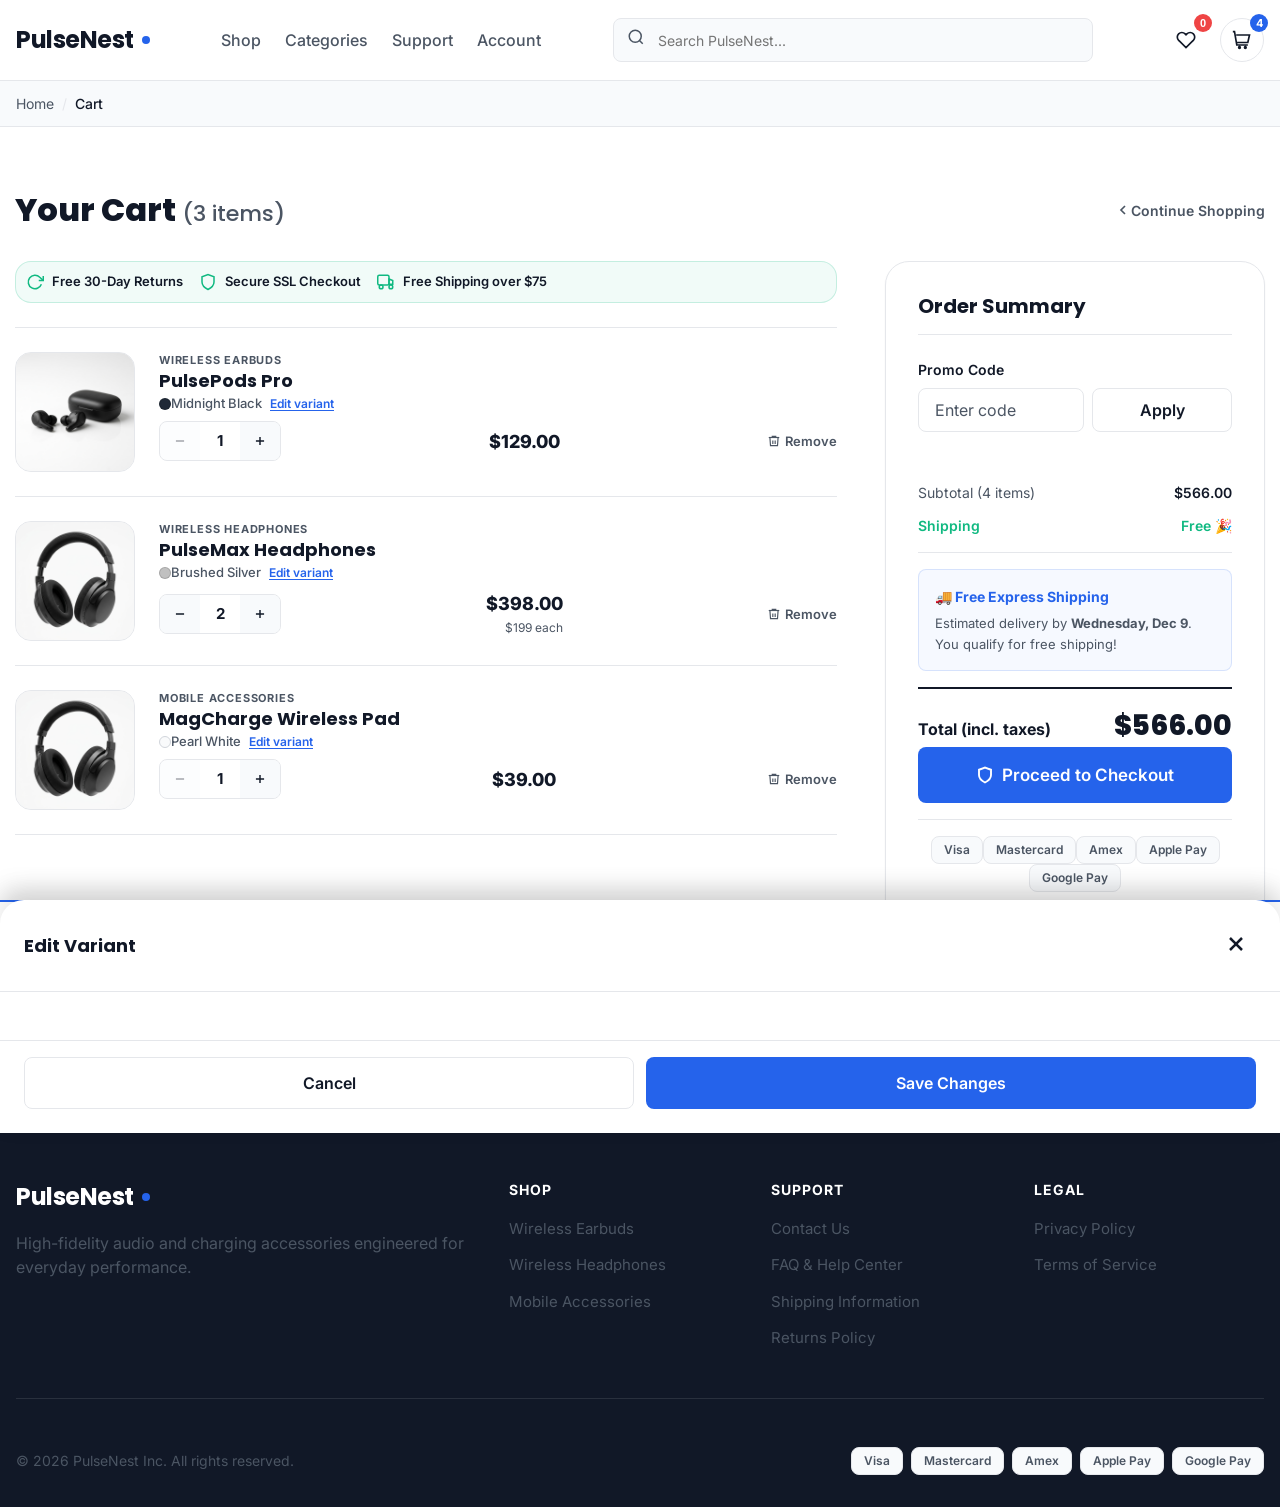
<file: cart.html>
<!DOCTYPE html>
<html lang="en">
<head>
  <meta charset="UTF-8">
  <meta name="viewport" content="width=device-width, initial-scale=1.0">
  <meta name="description" content="Review your PulseNest cart. Edit quantities, apply promo codes, and proceed to secure checkout.">
  <title>Your Cart | PulseNest</title>
  <link rel="stylesheet" href="style.css">
</head>
<body>

  <div id="toast-container" class="toast-container" aria-live="polite"></div>

  <!-- HEADER -->
  <header class="header-wrapper">
    <div class="container header-container">
      <a href="index.html" class="logo" aria-label="PulseNest Home">PulseNest<span class="logo-dot"></span></a>
      <nav class="nav-menu" aria-label="Main Navigation">
        <ul class="nav-menu">
          <li><a href="shop.html" class="nav-link">Shop</a></li>
          <li><a href="index.html#popular-categories" class="nav-link">Categories</a></li>
          <li><a href="index.html#why-choose-us" class="nav-link">Support</a></li>
          <li><a href="#" class="nav-link">Account</a></li>
        </ul>
      </nav>
      <div class="header-search">
        <label for="global-search-input" class="sr-only">Search products</label>
        <span class="search-icon" aria-hidden="true">
          <svg width="18" height="18" fill="none" stroke="currentColor" stroke-width="2" viewBox="0 0 24 24"><circle cx="11" cy="11" r="8"></circle><line x1="21" y1="21" x2="16.65" y2="16.65"></line></svg>
        </span>
        <input type="search" id="global-search-input" class="search-input" placeholder="Search PulseNest...">
        <div id="search-autocomplete-dropdown" class="search-dropdown">
          <div class="search-title">Popular searches</div>
          <ul class="search-list">
            <li><button class="search-item-btn">PulsePods Pro</button></li>
            <li><button class="search-item-btn">PulseMax Headphones</button></li>
            <li><button class="search-item-btn">MagCharge Pad</button></li>
          </ul>
        </div>
      </div>
      <div class="header-actions">
        <!-- Wishlist -->
        <div class="wishlist-btn-wrapper">
          <button class="btn-icon header-wishlist-btn" id="header-wishlist-btn" aria-label="Wishlist">
            <svg width="20" height="20" fill="none" stroke="currentColor" stroke-width="2" viewBox="0 0 24 24"><path d="M20.84 4.61a5.5 5.5 0 00-7.78 0L12 5.67l-1.06-1.06a5.5 5.5 0 00-7.78 7.78l1.06 1.06L12 21.23l7.78-7.78 1.06-1.06a5.5 5.5 0 000-7.78z"></path></svg>
            <span class="wishlist-badge" id="header-wishlist-badge" aria-label="0 items in wishlist">0</span>
          </button>
        </div>
        <div class="cart-btn-wrapper">
          <a href="cart.html" class="btn-icon" aria-label="Shopping Cart" style="text-decoration:none;display:inline-flex;align-items:center;justify-content:center;width:var(--touch-target-min);height:var(--touch-target-min);">
            <svg width="20" height="20" fill="none" stroke="currentColor" stroke-width="2" viewBox="0 0 24 24"><path d="M9 22a1 1 0 100-2 1 1 0 000 2zm7 0a1 1 0 100-2 1 1 0 000 2zm3-4H5.75L3 2H1m4 4h16l-2 9H6.25"></path></svg>
            <span class="cart-badge" id="header-cart-badge">0</span>
          </a>
        </div>
        <button id="menu-toggle-btn" class="menu-toggle" aria-label="Open navigation menu" aria-expanded="false" aria-controls="mobile-nav-panel">
          <svg width="24" height="24" fill="none" stroke="currentColor" stroke-width="2.5" viewBox="0 0 24 24"><line x1="3" y1="12" x2="21" y2="12"></line><line x1="3" y1="6" x2="21" y2="6"></line><line x1="3" y1="18" x2="21" y2="18"></line></svg>
        </button>
      </div>
    </div>
  </header>

  <!-- MOBILE NAV -->
  <div id="mobile-nav-panel" class="mobile-nav" aria-hidden="true" role="dialog">
    <div class="mobile-nav-content">
      <button id="mobile-nav-close-btn" class="mobile-nav-close" aria-label="Close navigation menu">
        <svg width="24" height="24" fill="none" stroke="currentColor" stroke-width="2.5" viewBox="0 0 24 24"><line x1="18" y1="6" x2="6" y2="18"></line><line x1="6" y1="6" x2="18" y2="18"></line></svg>
      </button>
      <ul class="mobile-links">
        <li><a href="shop.html" class="nav-link">Shop All Products</a></li>
        <li><a href="index.html#popular-categories" class="nav-link">Categories</a></li>
        <li><a href="index.html#why-choose-us" class="nav-link">Support & FAQs</a></li>
        <li><a href="#" class="nav-link">My Account</a></li>
      </ul>
    </div>
  </div>

  <!-- BREADCRUMBS -->
  <div class="breadcrumbs-wrapper">
    <div class="container">
      <ol class="breadcrumbs">
        <li><a href="index.html">Home</a></li>
        <li>Cart</li>
      </ol>
    </div>
  </div>

  <!-- MAIN CART LAYOUT -->
  <main class="container section" id="cart-main">
    <div class="cart-page-header">
      <h1 class="cart-page-title">Your Cart <span class="cart-item-count-label" id="cart-item-count-label">(0 items)</span></h1>
      <a href="shop.html" class="cart-continue-link">
        <svg width="16" height="16" fill="none" stroke="currentColor" stroke-width="2.5" viewBox="0 0 24 24"><polyline points="15 18 9 12 15 6"></polyline></svg>
        Continue Shopping
      </a>
    </div>

    <!-- EMPTY STATE -->
    <div id="cart-empty-state" class="cart-empty-state" style="display: none;">
      <div class="cart-empty-icon" aria-hidden="true">
        <svg width="64" height="64" fill="none" stroke="currentColor" stroke-width="1.5" viewBox="0 0 24 24"><path d="M9 22a1 1 0 100-2 1 1 0 000 2zm7 0a1 1 0 100-2 1 1 0 000 2zm3-4H5.75L3 2H1m4 4h16l-2 9H6.25"></path></svg>
      </div>
      <h2>Your cart is empty</h2>
      <p>Looks like you haven't added anything yet. Discover our range of premium audio gear.</p>
      <a href="shop.html" class="btn btn-primary" style="margin-top: var(--space-24);">Browse Products</a>
    </div>

    <!-- CART CONTENT (Items + Summary) -->
    <div class="cart-layout" id="cart-content-wrapper">

      <!-- LEFT: CART ITEMS -->
      <div class="cart-items-col">

        <!-- Guarantee Strip -->
        <div class="cart-guarantee-strip" aria-label="Purchase guarantees">
          <div class="cart-guarantee-item">
            <svg width="18" height="18" fill="none" stroke="var(--color-success)" stroke-width="2" viewBox="0 0 24 24"><polyline points="23 4 23 10 17 10"></polyline><path d="M20.49 15a9 9 0 11-2.12-9.36L23 10"></path></svg>
            <span>Free 30-Day Returns</span>
          </div>
          <div class="cart-guarantee-item">
            <svg width="18" height="18" fill="none" stroke="var(--color-success)" stroke-width="2" viewBox="0 0 24 24"><path d="M12 22s8-4 8-10V5l-8-3-8 3v7c0 6 8 10 8 10z"></path></svg>
            <span>Secure SSL Checkout</span>
          </div>
          <div class="cart-guarantee-item">
            <svg width="18" height="18" fill="none" stroke="var(--color-success)" stroke-width="2" viewBox="0 0 24 24"><rect x="1" y="3" width="15" height="13" rx="2"></rect><path d="m16 8 5 2v5h-5V8z"></path><circle cx="5.5" cy="18.5" r="2.5"></circle><circle cx="18.5" cy="18.5" r="2.5"></circle></svg>
            <span>Free Shipping over $75</span>
          </div>
        </div>

        <!-- Items list (dynamically rendered) -->
        <div id="cart-items-list">
          <!-- Populated by app.js initCart() -->
        </div>

      </div>

      <!-- RIGHT: ORDER SUMMARY -->
      <aside class="cart-summary-col" aria-label="Order Summary">
        <div class="cart-summary-card">
          <h2 class="cart-summary-title">Order Summary</h2>

          <!-- Promo Code -->
          <div class="cart-promo-section">
            <label for="promo-code-input" class="cart-promo-label">Promo Code</label>
            <div class="cart-promo-row">
              <input type="text" id="promo-code-input" class="input-control" placeholder="Enter code" autocomplete="off" aria-label="Promo code input" style="flex: 1; height: 44px;">
              <button id="apply-promo-btn" class="btn btn-secondary" style="height: 44px; white-space: nowrap;">Apply</button>
            </div>
            <p id="promo-feedback" class="cart-promo-feedback" aria-live="polite"></p>
          </div>

          <!-- Cost Breakdown -->
          <div class="cart-summary-breakdown" id="cart-summary-breakdown">
            <!-- Dynamically rendered -->
          </div>

          <!-- Shipping Estimate -->
          <div class="cart-shipping-estimate" id="cart-shipping-estimate">
            <!-- Dynamically rendered -->
          </div>

          <!-- Total -->
          <div class="cart-summary-total" id="cart-summary-total">
            <!-- Dynamically rendered -->
          </div>

          <!-- Checkout CTA -->
          <a href="checkout.html" class="btn btn-primary cart-checkout-btn" id="cart-checkout-cta" style="font-size: 17px; height: 56px; margin-top: var(--space-20); text-decoration: none; display: flex; align-items: center; justify-content: center; gap: var(--space-8);">
            <svg width="18" height="18" fill="none" stroke="currentColor" stroke-width="2.5" viewBox="0 0 24 24"><path d="M12 22s8-4 8-10V5l-8-3-8 3v7c0 6 8 10 8 10z"></path></svg>
            Proceed to Checkout
          </a>

          <!-- Trust badges row -->
          <div class="cart-trust-badges">
            <span class="payment-badge">Visa</span>
            <span class="payment-badge">Mastercard</span>
            <span class="payment-badge">Amex</span>
            <span class="payment-badge">Apple Pay</span>
            <span class="payment-badge">Google Pay</span>
          </div>
        </div>

        <!-- Guarantee Details Block -->
        <div class="cart-guarantee-block">
          <div class="cart-guarantee-row">
            <svg width="40" height="40" fill="none" stroke="var(--color-success)" stroke-width="2" viewBox="0 0 24 24"><path d="M12 22s8-4 8-10V5l-8-3-8 3v7c0 6 8 10 8 10z"></path></svg>
            <div>
              <span class="cart-guarantee-title">PulseNest Guarantee</span>
              <span class="cart-guarantee-desc">Every order is covered by our 30-day no-questions return policy and 1-year manufacturer warranty on all hardware products.</span>
            </div>
          </div>
        </div>
      </aside>
    </div>
  </main>

  <!-- VARIANT EDIT MODAL (inline drawer) -->
  <div id="cart-variant-overlay" class="filter-drawer-overlay" aria-hidden="true"></div>
  <div id="cart-variant-drawer" class="filter-drawer" role="dialog" aria-modal="true" aria-labelledby="variant-drawer-title">
    <div class="filter-drawer-header">
      <h2 id="variant-drawer-title" style="font-size: 18px;">Edit Variant</h2>
      <button id="cart-variant-close-btn" class="mobile-nav-close" aria-label="Close variant editor">
        <svg width="24" height="24" fill="none" stroke="currentColor" stroke-width="2.5" viewBox="0 0 24 24"><line x1="18" y1="6" x2="6" y2="18"></line><line x1="6" y1="6" x2="18" y2="18"></line></svg>
      </button>
    </div>
    <div class="filter-drawer-body" id="cart-variant-drawer-body">
      <!-- Populated dynamically -->
    </div>
    <div class="filter-drawer-footer">
      <button id="cart-variant-cancel-btn" class="btn btn-secondary">Cancel</button>
      <button id="cart-variant-save-btn" class="btn btn-primary">Save Changes</button>
    </div>
  </div>

  <!-- QUICK VIEW MODAL (shared) -->
  <div id="quickview-modal" class="modal-overlay" aria-hidden="true" role="dialog">
    <div class="modal-content">
      <button id="modal-close-btn" class="btn-icon modal-close" aria-label="Close modal">
        <svg width="20" height="20" fill="none" stroke="currentColor" stroke-width="2.5" viewBox="0 0 24 24"><line x1="18" y1="6" x2="6" y2="18"></line><line x1="6" y1="6" x2="18" y2="18"></line></svg>
      </button>
      <div id="modal-dynamic-content"></div>
    </div>
  </div>

  <!-- COMPARE DRAWER (shared) -->
  <div id="compare-drawer" class="compare-drawer" aria-label="Product comparison panel" role="region">
    <div class="container compare-drawer-container">
      <div class="compare-drawer-header">
        <span class="compare-drawer-title">Comparing <strong id="compare-count">0</strong> of 3 products</span>
      </div>
      <div class="compare-drawer-products" id="compare-drawer-products"></div>
      <div class="compare-drawer-actions">
        <button id="clear-compare-btn" class="btn btn-secondary btn-sm" style="min-width: unset; height: 44px;">Clear</button>
        <button id="view-compare-btn" class="btn btn-primary btn-sm" style="min-width: unset; height: 44px;">Compare Now</button>
      </div>
    </div>
  </div>

  <!-- FOOTER -->
  <footer class="footer-wrapper">
    <div class="container">
      <div class="footer-grid">
        <div class="footer-brand">
          <a href="index.html" class="logo">PulseNest<span class="logo-dot"></span></a>
          <p>High-fidelity audio and charging accessories engineered for everyday performance.</p>
        </div>
        <div class="footer-links-col">
          <span class="footer-links-title">Shop</span>
          <ul class="footer-links-list">
            <li><a href="shop.html">Wireless Earbuds</a></li>
            <li><a href="shop.html">Wireless Headphones</a></li>
            <li><a href="shop.html">Mobile Accessories</a></li>
          </ul>
        </div>
        <div class="footer-links-col">
          <span class="footer-links-title">Support</span>
          <ul class="footer-links-list">
            <li><a href="#">Contact Us</a></li>
            <li><a href="#">FAQ & Help Center</a></li>
            <li><a href="#">Shipping Information</a></li>
            <li><a href="#">Returns Policy</a></li>
          </ul>
        </div>
        <div class="footer-links-col">
          <span class="footer-links-title">Legal</span>
          <ul class="footer-links-list">
            <li><a href="#">Privacy Policy</a></li>
            <li><a href="#">Terms of Service</a></li>
          </ul>
        </div>
      </div>
      <div class="footer-bottom">
        <p>&copy; 2026 PulseNest Inc. All rights reserved.</p>
        <div class="footer-payments">
          <span class="payment-badge">Visa</span>
          <span class="payment-badge">Mastercard</span>
          <span class="payment-badge">Amex</span>
          <span class="payment-badge">Apple Pay</span>
          <span class="payment-badge">Google Pay</span>
        </div>
      </div>
    </div>
  </footer>

  <script src="app.js"></script>
</body>
</html>
</file>
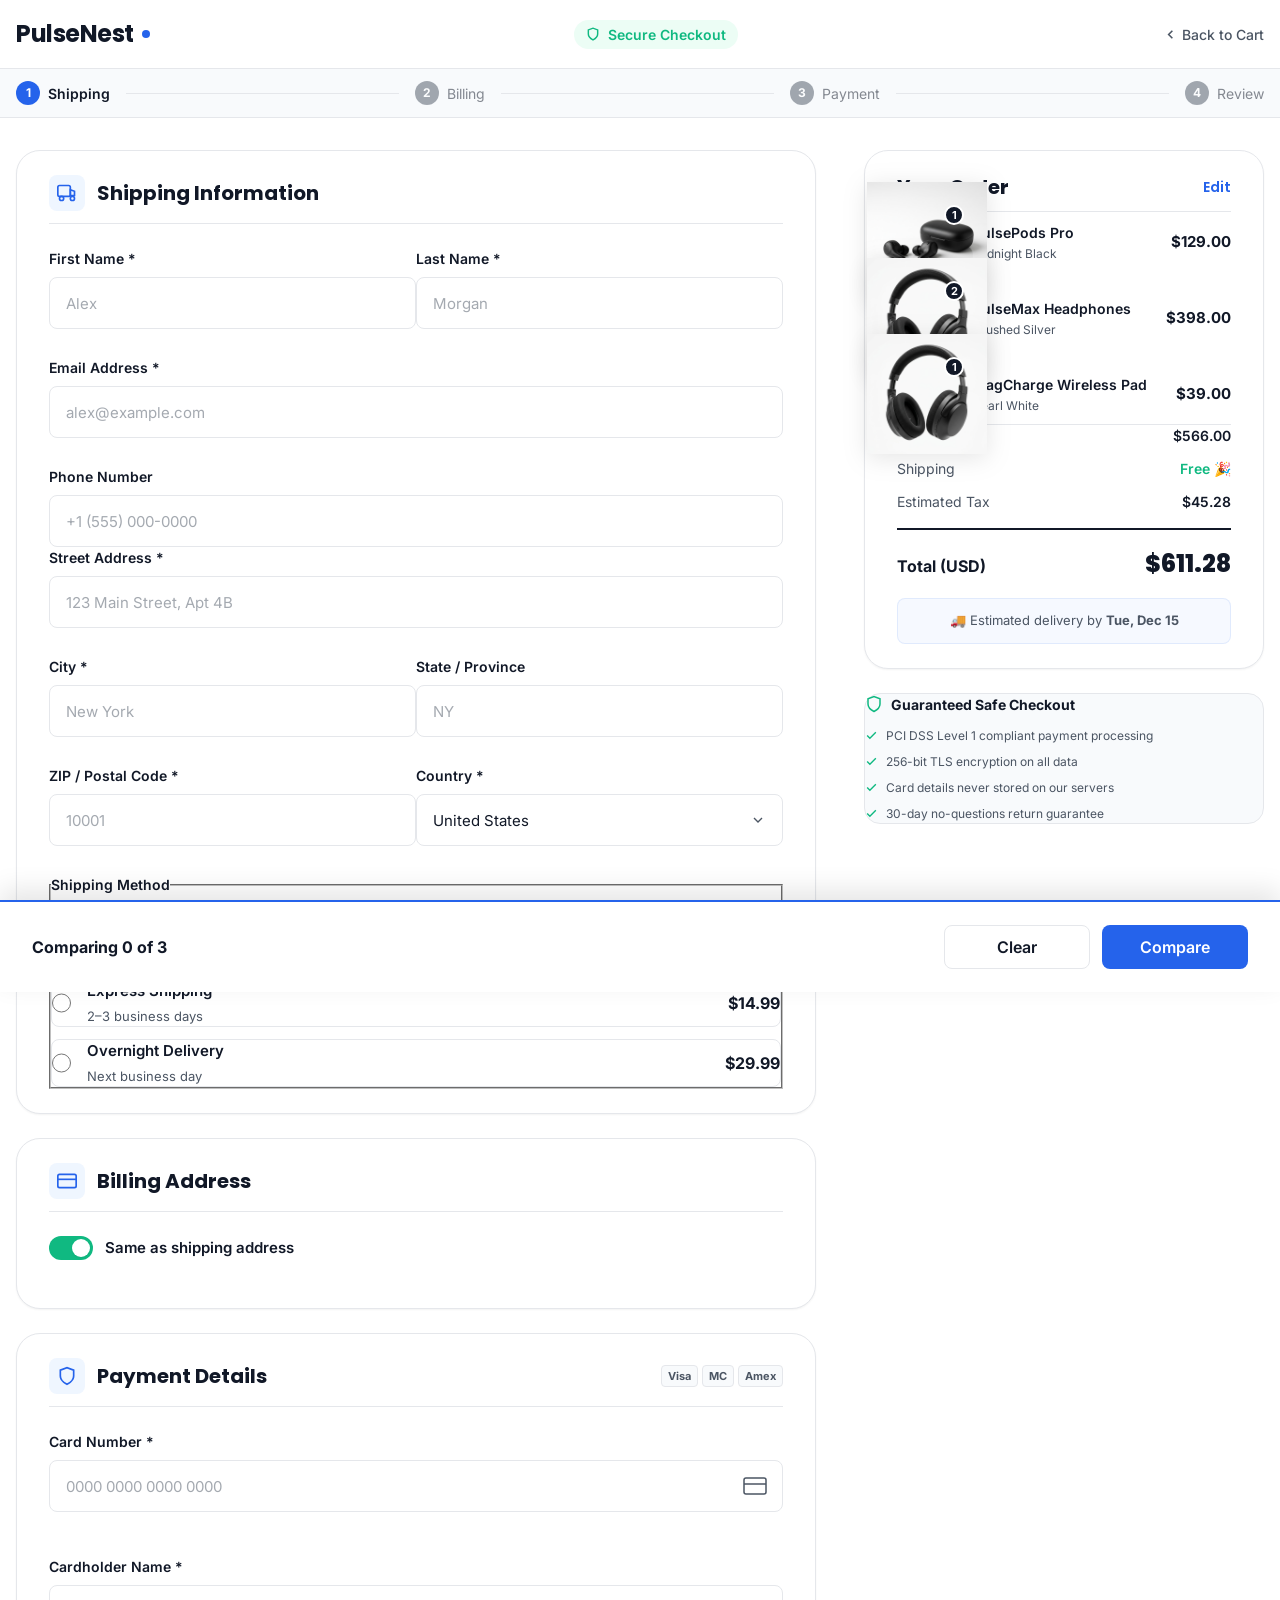
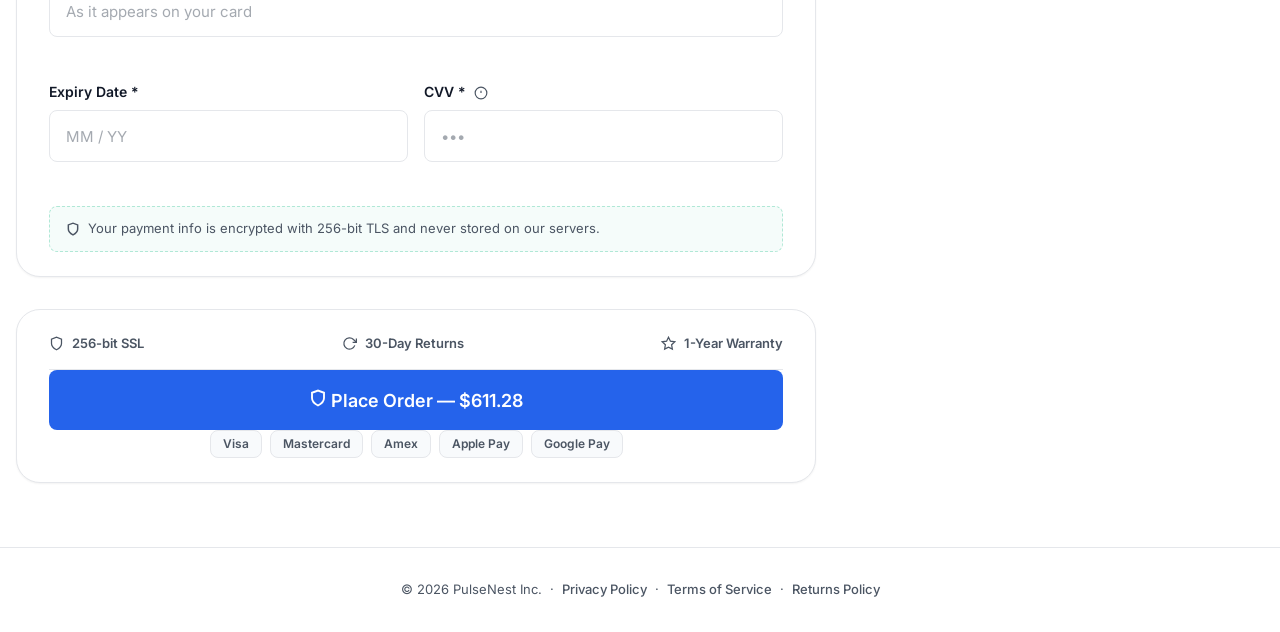
<file: checkout.html>
<!DOCTYPE html>
<html lang="en">
<head>
  <meta charset="UTF-8">
  <meta name="viewport" content="width=device-width, initial-scale=1.0">
  <meta name="description" content="Secure checkout at PulseNest. Complete your order with SSL-encrypted payment processing.">
  <title>Secure Checkout | PulseNest</title>
  <link rel="stylesheet" href="style.css">
</head>
<body>

  <div id="toast-container" class="toast-container" aria-live="polite"></div>

  <!-- MINIMAL CHECKOUT HEADER -->
  <header class="checkout-header">
    <div class="container checkout-header-inner">
      <a href="index.html" class="logo" aria-label="PulseNest Home">PulseNest<span class="logo-dot"></span></a>
      <div class="checkout-secure-badge">
        <svg width="14" height="14" fill="none" stroke="currentColor" stroke-width="2.5" viewBox="0 0 24 24"><path d="M12 22s8-4 8-10V5l-8-3-8 3v7c0 6 8 10 8 10z"></path></svg>
        Secure Checkout
      </div>
      <a href="cart.html" class="checkout-back-link">
        <svg width="15" height="15" fill="none" stroke="currentColor" stroke-width="2.5" viewBox="0 0 24 24"><polyline points="15 18 9 12 15 6"></polyline></svg>
        Back to Cart
      </a>
    </div>
  </header>

  <!-- PROGRESS STEPS -->
  <div class="checkout-progress-bar">
    <div class="container">
      <ol class="checkout-steps" aria-label="Checkout progress">
        <li class="checkout-step active" id="step-shipping" aria-current="step">
          <span class="step-num">1</span>
          <span class="step-label">Shipping</span>
        </li>
        <li class="checkout-step-divider" aria-hidden="true"></li>
        <li class="checkout-step" id="step-billing">
          <span class="step-num">2</span>
          <span class="step-label">Billing</span>
        </li>
        <li class="checkout-step-divider" aria-hidden="true"></li>
        <li class="checkout-step" id="step-payment">
          <span class="step-num">3</span>
          <span class="step-label">Payment</span>
        </li>
        <li class="checkout-step-divider" aria-hidden="true"></li>
        <li class="checkout-step" id="step-review">
          <span class="step-num">4</span>
          <span class="step-label">Review</span>
        </li>
      </ol>
    </div>
  </div>

  <!-- MAIN LAYOUT -->
  <main class="container checkout-main" id="checkout-main">
    <div class="checkout-layout">

      <!-- LEFT: FORM SECTIONS -->
      <div class="checkout-form-col">
        <form id="checkout-form" novalidate autocomplete="on">

          <!-- ── SECTION 1: SHIPPING ── -->
          <section class="checkout-section" id="section-shipping" aria-labelledby="shipping-heading">
            <div class="checkout-section-header">
              <div class="section-header-left">
                <span class="section-icon" aria-hidden="true">
                  <svg width="20" height="20" fill="none" stroke="currentColor" stroke-width="2" viewBox="0 0 24 24"><rect x="1" y="3" width="15" height="13" rx="2"></rect><path d="m16 8 5 2v5h-5V8z"></path><circle cx="5.5" cy="18.5" r="2.5"></circle><circle cx="18.5" cy="18.5" r="2.5"></circle></svg>
                </span>
                <h2 id="shipping-heading" class="checkout-section-title">Shipping Information</h2>
              </div>
              <span class="section-badge-done" id="shipping-done-badge" aria-hidden="true" style="display:none;">
                <svg width="14" height="14" fill="none" stroke="currentColor" stroke-width="2.5" viewBox="0 0 24 24"><polyline points="20 6 9 17 4 12"></polyline></svg>
                Done
              </span>
            </div>

            <div class="form-grid">
              <div class="form-group">
                <label class="form-label" for="ship-first-name">First Name <span aria-hidden="true">*</span></label>
                <input class="form-control" id="ship-first-name" type="text" name="ship-first-name" placeholder="Alex" autocomplete="given-name" required aria-required="true">
                <span class="form-error" id="err-ship-first-name"></span>
              </div>
              <div class="form-group">
                <label class="form-label" for="ship-last-name">Last Name <span aria-hidden="true">*</span></label>
                <input class="form-control" id="ship-last-name" type="text" name="ship-last-name" placeholder="Morgan" autocomplete="family-name" required aria-required="true">
                <span class="form-error" id="err-ship-last-name"></span>
              </div>
              <div class="form-group form-group--full">
                <label class="form-label" for="ship-email">Email Address <span aria-hidden="true">*</span></label>
                <input class="form-control" id="ship-email" type="email" name="ship-email" placeholder="alex@example.com" autocomplete="email" required aria-required="true">
                <span class="form-error" id="err-ship-email"></span>
              </div>
              <div class="form-group form-group--full">
                <label class="form-label" for="ship-phone">Phone Number</label>
                <input class="form-control" id="ship-phone" type="tel" name="ship-phone" placeholder="+1 (555) 000-0000" autocomplete="tel">
              </div>
              <div class="form-group form-group--full">
                <label class="form-label" for="ship-address">Street Address <span aria-hidden="true">*</span></label>
                <input class="form-control" id="ship-address" type="text" name="ship-address" placeholder="123 Main Street, Apt 4B" autocomplete="street-address" required aria-required="true">
                <span class="form-error" id="err-ship-address"></span>
              </div>
              <div class="form-group">
                <label class="form-label" for="ship-city">City <span aria-hidden="true">*</span></label>
                <input class="form-control" id="ship-city" type="text" name="ship-city" placeholder="New York" autocomplete="address-level2" required aria-required="true">
                <span class="form-error" id="err-ship-city"></span>
              </div>
              <div class="form-group">
                <label class="form-label" for="ship-state">State / Province</label>
                <input class="form-control" id="ship-state" type="text" name="ship-state" placeholder="NY" autocomplete="address-level1">
              </div>
              <div class="form-group">
                <label class="form-label" for="ship-zip">ZIP / Postal Code <span aria-hidden="true">*</span></label>
                <input class="form-control" id="ship-zip" type="text" name="ship-zip" placeholder="10001" autocomplete="postal-code" required aria-required="true">
                <span class="form-error" id="err-ship-zip"></span>
              </div>
              <div class="form-group">
                <label class="form-label" for="ship-country">Country <span aria-hidden="true">*</span></label>
                <select class="form-control form-select" id="ship-country" name="ship-country" autocomplete="country-name" required aria-required="true">
                  <option value="">Select country…</option>
                  <option value="US" selected>United States</option>
                  <option value="CA">Canada</option>
                  <option value="GB">United Kingdom</option>
                  <option value="AU">Australia</option>
                  <option value="DE">Germany</option>
                  <option value="FR">France</option>
                  <option value="IN">India</option>
                  <option value="SG">Singapore</option>
                </select>
                <span class="form-error" id="err-ship-country"></span>
              </div>
            </div>

            <!-- Shipping Method -->
            <fieldset class="shipping-method-group" aria-labelledby="ship-method-legend">
              <legend id="ship-method-legend" class="form-label" style="margin-bottom: var(--space-12);">Shipping Method</legend>
              <div class="shipping-options">
                <label class="shipping-option" id="ship-opt-standard">
                  <input type="radio" name="shipping-method" value="standard" checked>
                  <div class="shipping-option-body">
                    <div class="shipping-option-info">
                      <span class="shipping-option-name">Standard Shipping</span>
                      <span class="shipping-option-eta">5–7 business days</span>
                    </div>
                    <span class="shipping-option-price" id="std-ship-price">$7.99</span>
                  </div>
                </label>
                <label class="shipping-option" id="ship-opt-express">
                  <input type="radio" name="shipping-method" value="express">
                  <div class="shipping-option-body">
                    <div class="shipping-option-info">
                      <span class="shipping-option-name">Express Shipping</span>
                      <span class="shipping-option-eta">2–3 business days</span>
                    </div>
                    <span class="shipping-option-price">$14.99</span>
                  </div>
                </label>
                <label class="shipping-option" id="ship-opt-overnight">
                  <input type="radio" name="shipping-method" value="overnight">
                  <div class="shipping-option-body">
                    <div class="shipping-option-info">
                      <span class="shipping-option-name">Overnight Delivery</span>
                      <span class="shipping-option-eta">Next business day</span>
                    </div>
                    <span class="shipping-option-price">$29.99</span>
                  </div>
                </label>
              </div>
            </fieldset>
          </section>

          <!-- ── SECTION 2: BILLING ── -->
          <section class="checkout-section" id="section-billing" aria-labelledby="billing-heading">
            <div class="checkout-section-header">
              <div class="section-header-left">
                <span class="section-icon" aria-hidden="true">
                  <svg width="20" height="20" fill="none" stroke="currentColor" stroke-width="2" viewBox="0 0 24 24"><rect x="1" y="4" width="22" height="16" rx="2"></rect><line x1="1" y1="10" x2="23" y2="10"></line></svg>
                </span>
                <h2 id="billing-heading" class="checkout-section-title">Billing Address</h2>
              </div>
            </div>

            <!-- Same as Shipping toggle -->
            <label class="same-as-shipping-toggle" for="same-as-shipping">
              <input type="checkbox" id="same-as-shipping" name="same-as-shipping" checked>
              <span class="toggle-track" aria-hidden="true"><span class="toggle-thumb"></span></span>
              <span class="toggle-label">Same as shipping address</span>
            </label>

            <div class="form-grid" id="billing-fields" style="display: none;">
              <div class="form-group">
                <label class="form-label" for="bill-first-name">First Name <span aria-hidden="true">*</span></label>
                <input class="form-control" id="bill-first-name" type="text" name="bill-first-name" autocomplete="billing given-name">
                <span class="form-error" id="err-bill-first-name"></span>
              </div>
              <div class="form-group">
                <label class="form-label" for="bill-last-name">Last Name <span aria-hidden="true">*</span></label>
                <input class="form-control" id="bill-last-name" type="text" name="bill-last-name" autocomplete="billing family-name">
                <span class="form-error" id="err-bill-last-name"></span>
              </div>
              <div class="form-group form-group--full">
                <label class="form-label" for="bill-address">Street Address <span aria-hidden="true">*</span></label>
                <input class="form-control" id="bill-address" type="text" name="bill-address" autocomplete="billing street-address">
                <span class="form-error" id="err-bill-address"></span>
              </div>
              <div class="form-group">
                <label class="form-label" for="bill-city">City <span aria-hidden="true">*</span></label>
                <input class="form-control" id="bill-city" type="text" name="bill-city" autocomplete="billing address-level2">
                <span class="form-error" id="err-bill-city"></span>
              </div>
              <div class="form-group">
                <label class="form-label" for="bill-zip">ZIP / Postal Code <span aria-hidden="true">*</span></label>
                <input class="form-control" id="bill-zip" type="text" name="bill-zip" autocomplete="billing postal-code">
                <span class="form-error" id="err-bill-zip"></span>
              </div>
              <div class="form-group form-group--full">
                <label class="form-label" for="bill-country">Country <span aria-hidden="true">*</span></label>
                <select class="form-control form-select" id="bill-country" name="bill-country" autocomplete="billing country-name">
                  <option value="">Select country…</option>
                  <option value="US" selected>United States</option>
                  <option value="CA">Canada</option>
                  <option value="GB">United Kingdom</option>
                  <option value="AU">Australia</option>
                  <option value="DE">Germany</option>
                  <option value="FR">France</option>
                  <option value="IN">India</option>
                  <option value="SG">Singapore</option>
                </select>
                <span class="form-error" id="err-bill-country"></span>
              </div>
            </div>
          </section>

          <!-- ── SECTION 3: PAYMENT ── -->
          <section class="checkout-section" id="section-payment" aria-labelledby="payment-heading">
            <div class="checkout-section-header">
              <div class="section-header-left">
                <span class="section-icon" aria-hidden="true">
                  <svg width="20" height="20" fill="none" stroke="currentColor" stroke-width="2" viewBox="0 0 24 24"><path d="M12 22s8-4 8-10V5l-8-3-8 3v7c0 6 8 10 8 10z"></path></svg>
                </span>
                <h2 id="payment-heading" class="checkout-section-title">Payment Details</h2>
              </div>
              <div class="payment-accepted-cards">
                <span class="payment-badge-sm">Visa</span>
                <span class="payment-badge-sm">MC</span>
                <span class="payment-badge-sm">Amex</span>
              </div>
            </div>

            <!-- Card number -->
            <div class="form-group" style="margin-bottom: var(--space-16);">
              <label class="form-label" for="card-number">Card Number <span aria-hidden="true">*</span></label>
              <div class="card-input-wrapper">
                <input class="form-control card-number-input" id="card-number" type="text" name="card-number"
                  placeholder="0000 0000 0000 0000" maxlength="19" inputmode="numeric" autocomplete="cc-number"
                  required aria-required="true" aria-describedby="err-card-number">
                <span class="card-type-icon" id="card-type-icon" aria-hidden="true">
                  <svg width="24" height="24" fill="none" stroke="currentColor" stroke-width="1.5" viewBox="0 0 24 24"><rect x="1" y="4" width="22" height="16" rx="2"></rect><line x1="1" y1="10" x2="23" y2="10"></line></svg>
                </span>
              </div>
              <span class="form-error" id="err-card-number"></span>
            </div>

            <div class="form-group" style="margin-bottom: var(--space-16);">
              <label class="form-label" for="card-name">Cardholder Name <span aria-hidden="true">*</span></label>
              <input class="form-control" id="card-name" type="text" name="card-name"
                placeholder="As it appears on your card" autocomplete="cc-name" required aria-required="true">
              <span class="form-error" id="err-card-name"></span>
            </div>

            <div class="form-grid" style="grid-template-columns: 1fr 1fr; gap: var(--space-16);">
              <div class="form-group">
                <label class="form-label" for="card-expiry">Expiry Date <span aria-hidden="true">*</span></label>
                <input class="form-control" id="card-expiry" type="text" name="card-expiry"
                  placeholder="MM / YY" maxlength="7" inputmode="numeric" autocomplete="cc-exp"
                  required aria-required="true">
                <span class="form-error" id="err-card-expiry"></span>
              </div>
              <div class="form-group">
                <label class="form-label" for="card-cvv">
                  CVV <span aria-hidden="true">*</span>
                  <button type="button" class="cvv-tooltip-btn" aria-label="What is a CVV?" aria-describedby="cvv-tooltip">
                    <svg width="14" height="14" fill="none" stroke="currentColor" stroke-width="2" viewBox="0 0 24 24"><circle cx="12" cy="12" r="10"></circle><line x1="12" y1="8" x2="12" y2="12"></line><line x1="12" y1="16" x2="12.01" y2="16"></line></svg>
                  </button>
                  <span role="tooltip" id="cvv-tooltip" class="cvv-tooltip-text">3-digit code on the back of your card (4 digits for Amex, on the front)</span>
                </label>
                <input class="form-control" id="card-cvv" type="text" name="card-cvv"
                  placeholder="•••" maxlength="4" inputmode="numeric" autocomplete="cc-csc"
                  required aria-required="true">
                <span class="form-error" id="err-card-cvv"></span>
              </div>
            </div>

            <!-- Security note -->
            <div class="payment-security-note">
              <svg width="14" height="14" fill="none" stroke="currentColor" stroke-width="2.5" viewBox="0 0 24 24"><path d="M12 22s8-4 8-10V5l-8-3-8 3v7c0 6 8 10 8 10z"></path></svg>
              Your payment info is encrypted with 256-bit TLS and never stored on our servers.
            </div>
          </section>

          <!-- ── PLACE ORDER CTA ── -->
          <div class="checkout-cta-block">
            <!-- Security trust row -->
            <div class="checkout-trust-row">
              <span class="checkout-trust-item">
                <svg width="15" height="15" fill="none" stroke="currentColor" stroke-width="2" viewBox="0 0 24 24"><path d="M12 22s8-4 8-10V5l-8-3-8 3v7c0 6 8 10 8 10z"></path></svg>
                256-bit SSL
              </span>
              <span class="checkout-trust-item">
                <svg width="15" height="15" fill="none" stroke="currentColor" stroke-width="2" viewBox="0 0 24 24"><polyline points="23 4 23 10 17 10"></polyline><path d="M20.49 15a9 9 0 11-2.12-9.36L23 10"></path></svg>
                30-Day Returns
              </span>
              <span class="checkout-trust-item">
                <svg width="15" height="15" fill="none" stroke="currentColor" stroke-width="2" viewBox="0 0 24 24"><path d="M12 2l3.09 6.26L22 9.27l-5 4.87 1.18 6.88L12 17.77l-6.18 3.25L7 14.14 2 9.27l6.91-1.01L12 2z"></path></svg>
                1-Year Warranty
              </span>
            </div>

            <button type="submit" class="btn btn-primary checkout-place-order-btn" id="place-order-btn">
              <span id="place-order-text">
                <svg width="18" height="18" fill="none" stroke="currentColor" stroke-width="2.5" viewBox="0 0 24 24"><path d="M12 22s8-4 8-10V5l-8-3-8 3v7c0 6 8 10 8 10z"></path></svg>
                Place Order &mdash; <span id="cta-total-amount">$0.00</span>
              </span>
              <span id="place-order-loading" style="display:none; align-items:center; gap: var(--space-8);">
                <svg class="spin" width="18" height="18" fill="none" stroke="currentColor" stroke-width="2.5" viewBox="0 0 24 24"><path d="M21 12a9 9 0 11-18 0 9 9 0 0118 0z" opacity=".2"></path><path d="M21 12a9 9 0 01-9 9"></path></svg>
                Processing…
              </span>
            </button>

            <!-- Payment logos -->
            <div class="checkout-payment-logos">
              <span class="payment-badge">Visa</span>
              <span class="payment-badge">Mastercard</span>
              <span class="payment-badge">Amex</span>
              <span class="payment-badge">Apple Pay</span>
              <span class="payment-badge">Google Pay</span>
            </div>
          </div>

        </form>
      </div>

      <!-- RIGHT: ORDER SUMMARY SIDEBAR -->
      <aside class="checkout-summary-col" aria-label="Order Summary">
        <div class="checkout-summary-card">
          <h2 class="checkout-summary-title">
            Your Order
            <a href="cart.html" class="checkout-edit-cart">Edit</a>
          </h2>

          <!-- Items list -->
          <div id="checkout-items-list" class="checkout-items-list">
            <!-- Rendered by app.js initCheckout() -->
          </div>

          <!-- Divider -->
          <div class="checkout-summary-divider"></div>

          <!-- Promo code (read-only from cart, or enter here) -->
          <div class="checkout-promo-row" id="checkout-promo-row">
            <!-- Rendered by app.js -->
          </div>

          <!-- Cost breakdown -->
          <div class="checkout-breakdown" id="checkout-breakdown">
            <!-- Rendered by app.js -->
          </div>

          <!-- Total -->
          <div class="checkout-total-row" id="checkout-total-row">
            <!-- Rendered by app.js -->
          </div>

          <!-- Delivery estimate -->
          <div class="checkout-delivery-info" id="checkout-delivery-info">
            <!-- Rendered by app.js -->
          </div>
        </div>

        <!-- Security block -->
        <div class="checkout-security-block">
          <div class="checkout-security-header">
            <svg width="18" height="18" fill="none" stroke="var(--color-success)" stroke-width="2" viewBox="0 0 24 24"><path d="M12 22s8-4 8-10V5l-8-3-8 3v7c0 6 8 10 8 10z"></path></svg>
            <span>Guaranteed Safe Checkout</span>
          </div>
          <ul class="checkout-security-list">
            <li>
              <svg width="13" height="13" fill="none" stroke="currentColor" stroke-width="2.5" viewBox="0 0 24 24"><polyline points="20 6 9 17 4 12"></polyline></svg>
              PCI DSS Level 1 compliant payment processing
            </li>
            <li>
              <svg width="13" height="13" fill="none" stroke="currentColor" stroke-width="2.5" viewBox="0 0 24 24"><polyline points="20 6 9 17 4 12"></polyline></svg>
              256-bit TLS encryption on all data
            </li>
            <li>
              <svg width="13" height="13" fill="none" stroke="currentColor" stroke-width="2.5" viewBox="0 0 24 24"><polyline points="20 6 9 17 4 12"></polyline></svg>
              Card details never stored on our servers
            </li>
            <li>
              <svg width="13" height="13" fill="none" stroke="currentColor" stroke-width="2.5" viewBox="0 0 24 24"><polyline points="20 6 9 17 4 12"></polyline></svg>
              30-day no-questions return guarantee
            </li>
          </ul>
        </div>
      </aside>
    </div>
  </main>

  <!-- FOOTER (minimal) -->
  <footer class="checkout-footer">
    <div class="container">
      <p>&copy; 2026 PulseNest Inc. &nbsp;·&nbsp; <a href="#">Privacy Policy</a> &nbsp;·&nbsp; <a href="#">Terms of Service</a> &nbsp;·&nbsp; <a href="#">Returns Policy</a></p>
    </div>
  </footer>

  <!-- COMPARE & QUICKVIEW (shared, needed by app.js) -->
  <div id="quickview-modal" class="modal-overlay" aria-hidden="true" role="dialog">
    <div class="modal-content"><button id="modal-close-btn" class="btn-icon modal-close" aria-label="Close"><svg width="20" height="20" fill="none" stroke="currentColor" stroke-width="2.5" viewBox="0 0 24 24"><line x1="18" y1="6" x2="6" y2="18"></line><line x1="6" y1="6" x2="18" y2="18"></line></svg></button><div id="modal-dynamic-content"></div></div>
  </div>
  <div id="compare-drawer" class="compare-drawer" role="region"><div class="container compare-drawer-container"><div class="compare-drawer-header"><span class="compare-drawer-title">Comparing <strong id="compare-count">0</strong> of 3</span></div><div class="compare-drawer-products" id="compare-drawer-products"></div><div class="compare-drawer-actions"><button id="clear-compare-btn" class="btn btn-secondary btn-sm" style="min-width:unset;height:44px;">Clear</button><button id="view-compare-btn" class="btn btn-primary btn-sm" style="min-width:unset;height:44px;">Compare</button></div></div></div>

  <script src="app.js"></script>
</body>
</html>
</file>
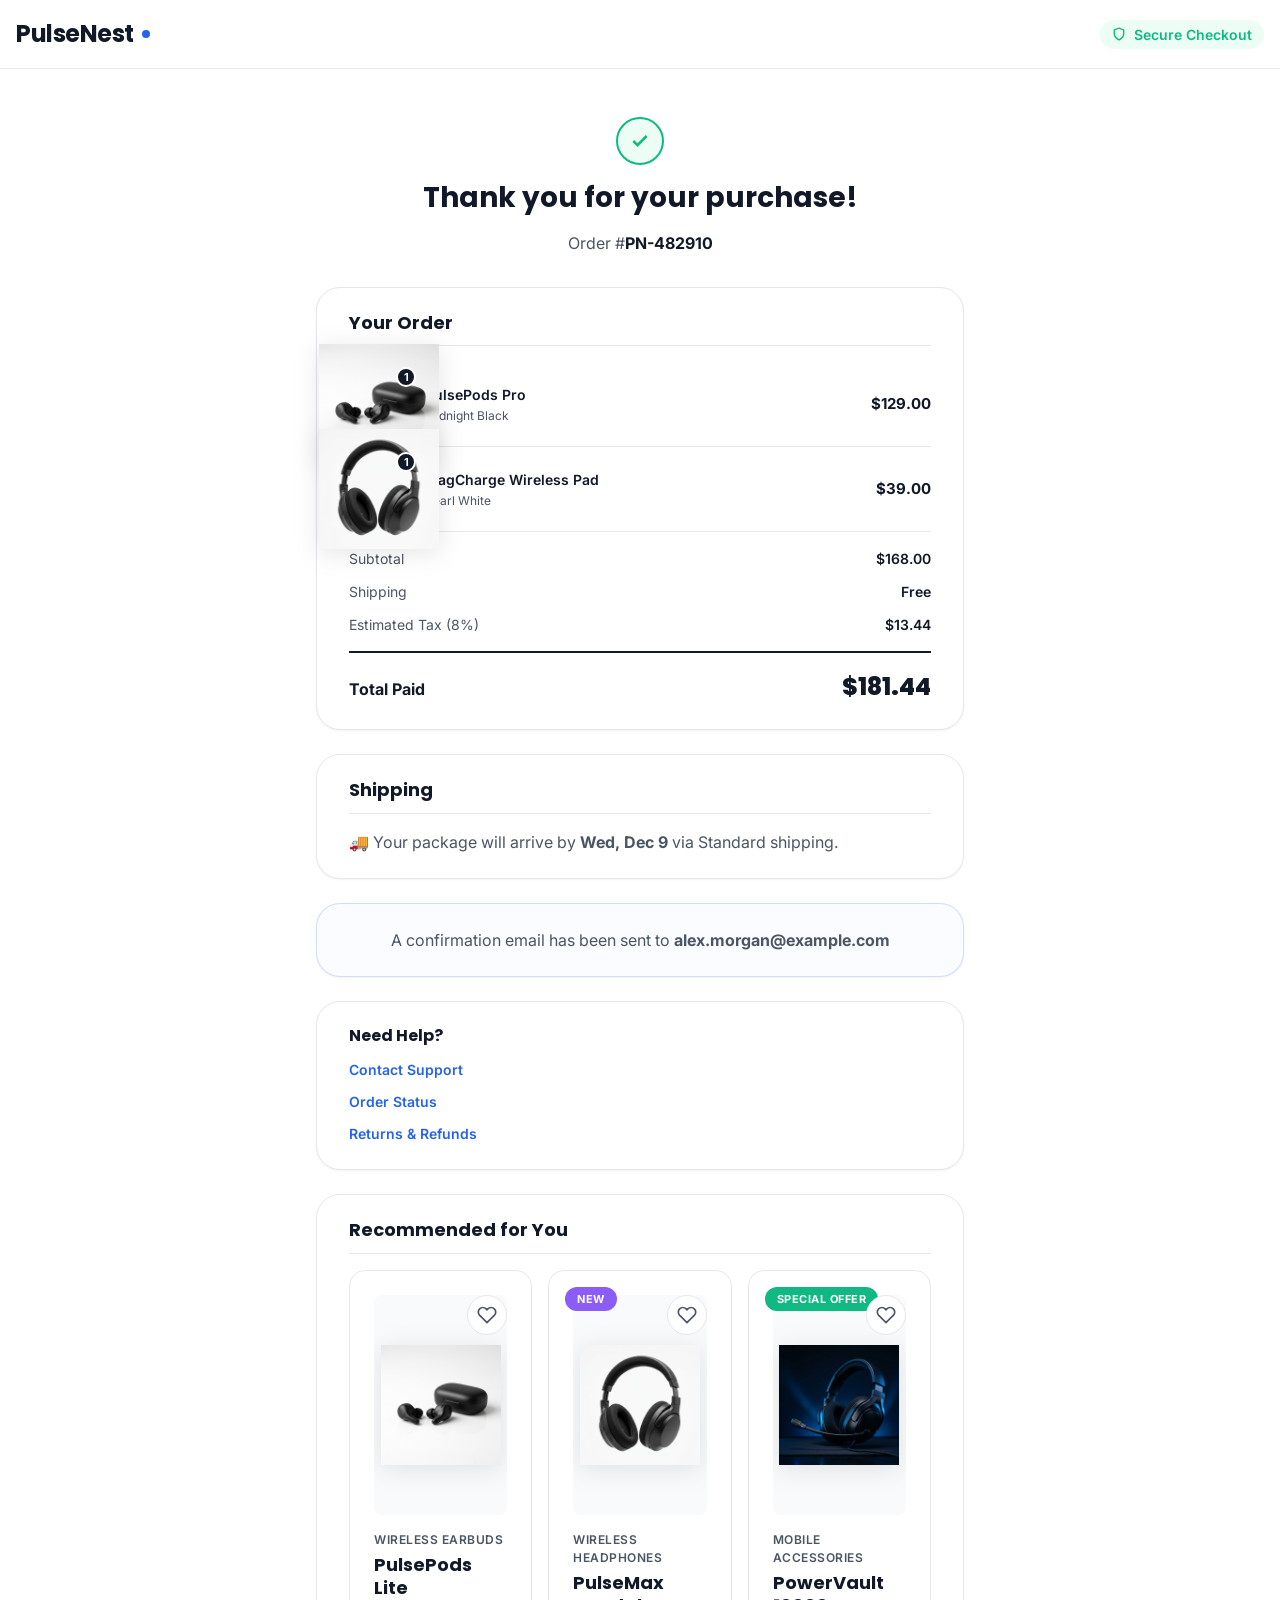
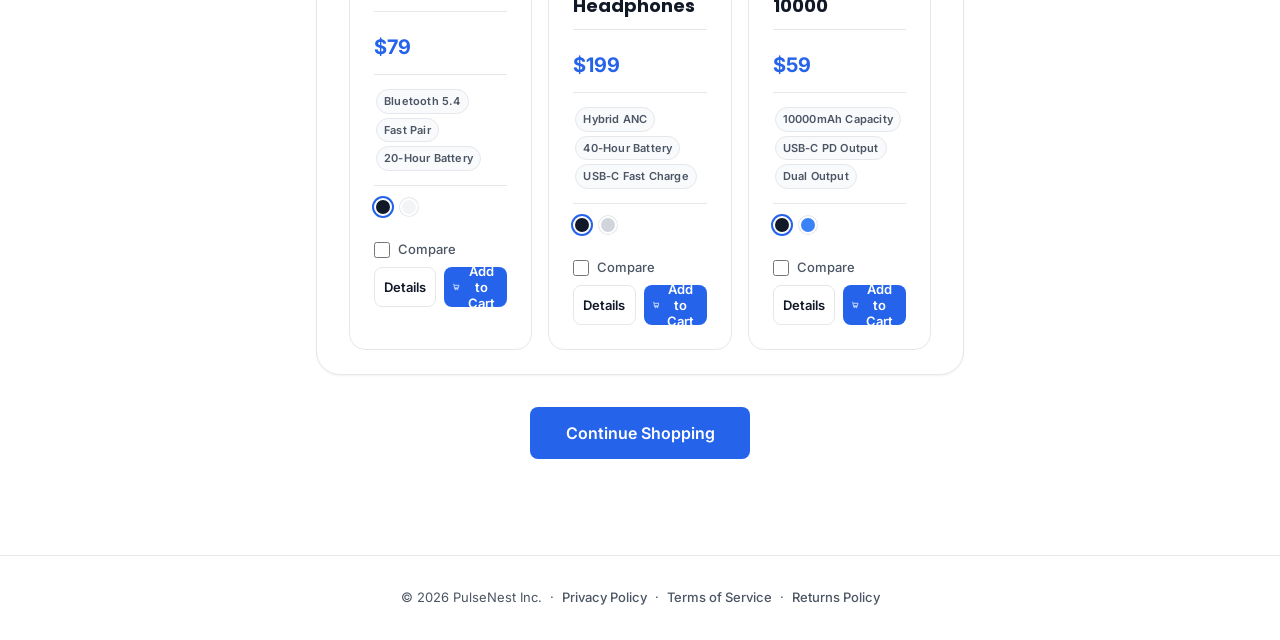
<file: confirmation.html>
<!DOCTYPE html>
<html lang="en">
<head>
  <meta charset="UTF-8" />
  <meta name="viewport" content="width=device-width, initial-scale=1.0" />
  <meta name="description" content="Order confirmation for PulseNest purchase" />
  <title>Order Confirmation | PulseNest</title>
  <link rel="stylesheet" href="style.css" />
</head>
<body>
  <header class="checkout-header">
    <div class="container checkout-header-inner">
      <a href="index.html" class="logo" aria-label="PulseNest Home">PulseNest<span class="logo-dot"></span></a>
      <div class="checkout-secure-badge">
        <svg width="14" height="14" fill="none" stroke="currentColor" stroke-width="2.5" viewBox="0 0 24 24"><path d="M12 22s8-4 8-10V5l-8-3-8 3v7c0 6 8 10 8 10z"/></svg>
        Secure Checkout
      </div>
    </div>
  </header>

  <main class="container confirmation-main" id="confirmation-main">
    <section class="order-success-section">
      <div class="order-success-banner">
        <svg width="48" height="48" fill="none" stroke="currentColor" stroke-width="3" viewBox="0 0 24 24"><path d="M20 6L9 17l-5-5"/></svg>
        <h1>Thank you for your purchase!</h1>
      </div>
      <p class="order-number">Order #<span id="order-number"></span></p>
    </section>

    <section class="order-summary-section">
      <h2>Your Order</h2>
      <div class="order-items" id="order-items"></div>
      <div class="order-total" id="order-total"></div>
    </section>

    <section class="shipping-timeline-section">
      <h2>Shipping</h2>
      <p id="shipping-timeline"></p>
    </section>

    <section class="email-confirmation-section">
      <p>A confirmation email has been sent to <strong id="customer-email"></strong></p>
    </section>

    <section class="support-links-section">
      <h3>Need Help?</h3>
      <ul>
        <li><a href="mailto:support@pulsenest.com">Contact Support</a></li>
        <li><a href="#">Order Status</a></li>
        <li><a href="#">Returns &amp; Refunds</a></li>
      </ul>
    </section>

    <section class="recommended-products-section">
      <h3>Recommended for You</h3>
      <div class="recommended-grid" id="recommended-products"></div>
    </section>

    <div class="continue-shopping-cta">
      <a href="index.html" class="btn btn-primary">Continue Shopping</a>
    </div>
  </main>

  <footer class="checkout-footer">
    <div class="container">
      <p>&copy; 2026 PulseNest Inc. &nbsp;·&nbsp; <a href="#">Privacy Policy</a> &nbsp;·&nbsp; <a href="#">Terms of Service</a> &nbsp;·&nbsp; <a href="#">Returns Policy</a></p>
    </div>
  </footer>

  <script src="app.js"></script>
</body>
</html>
</file>
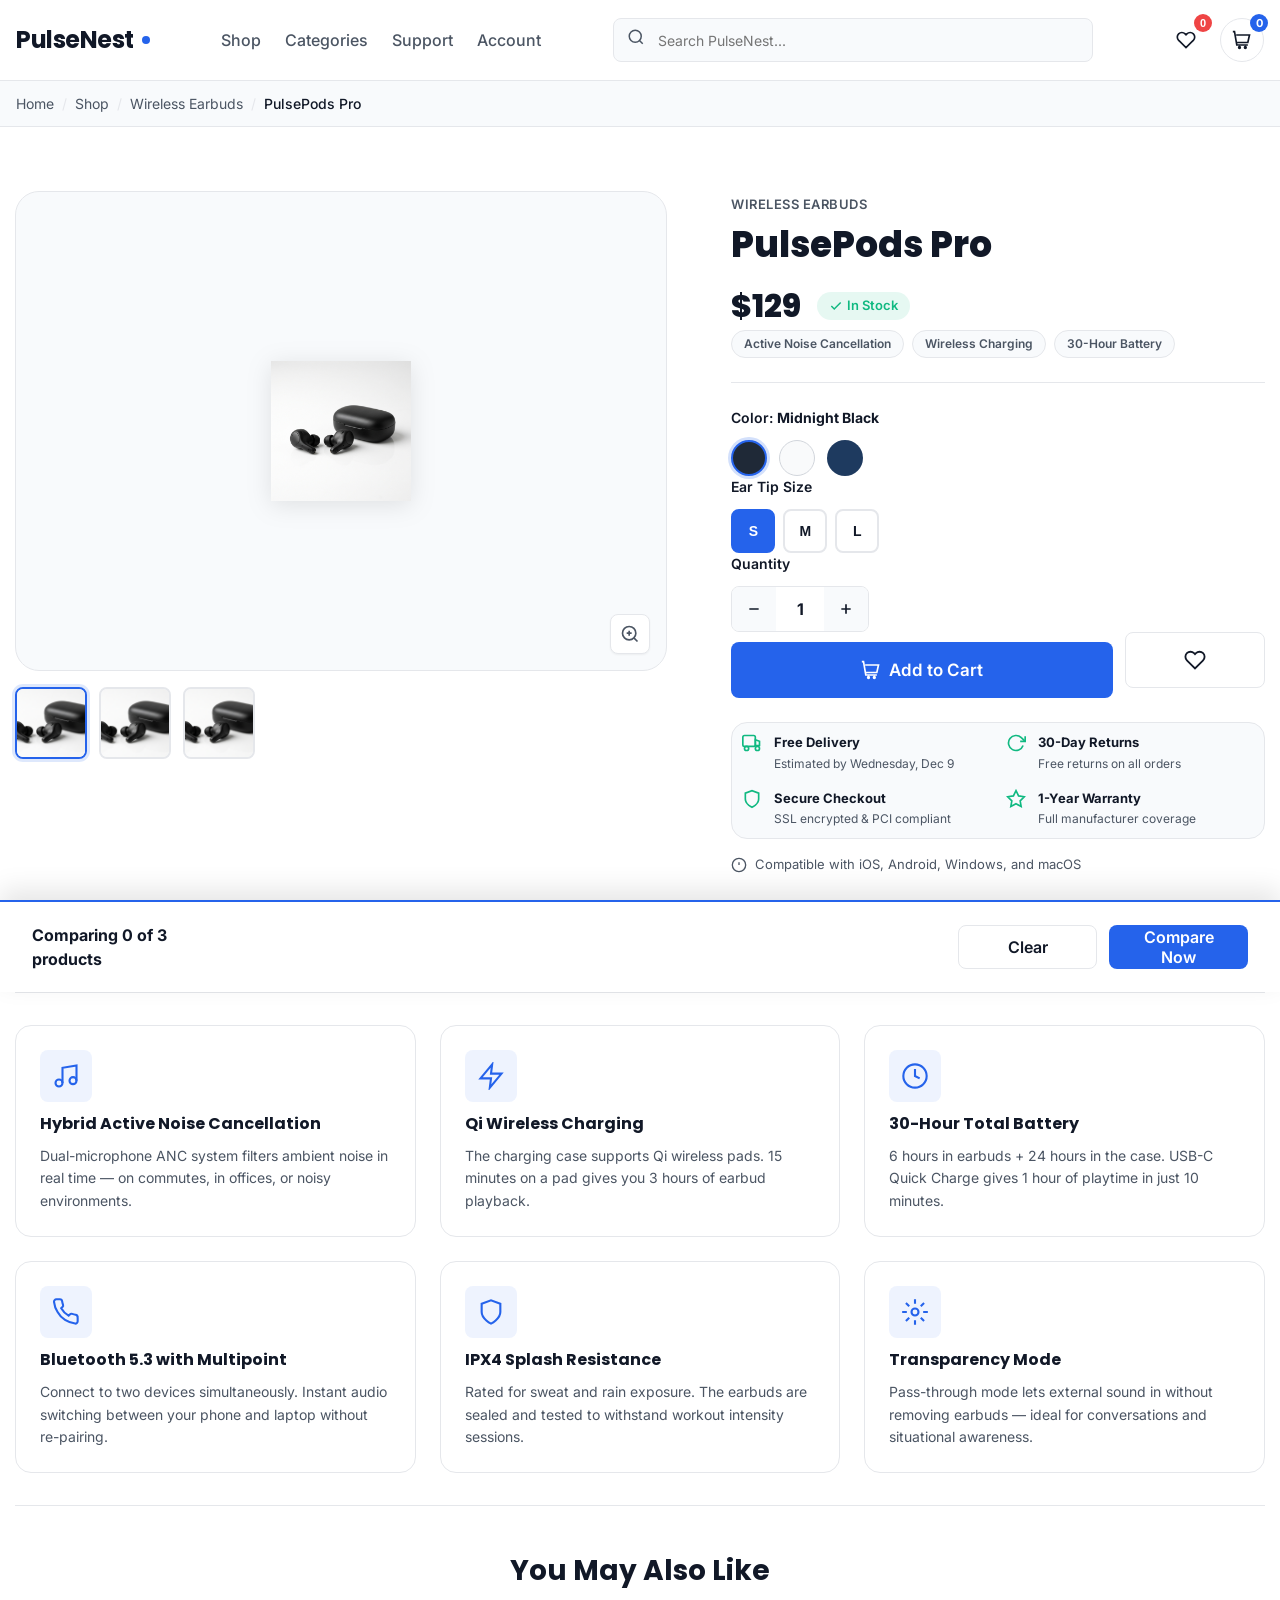
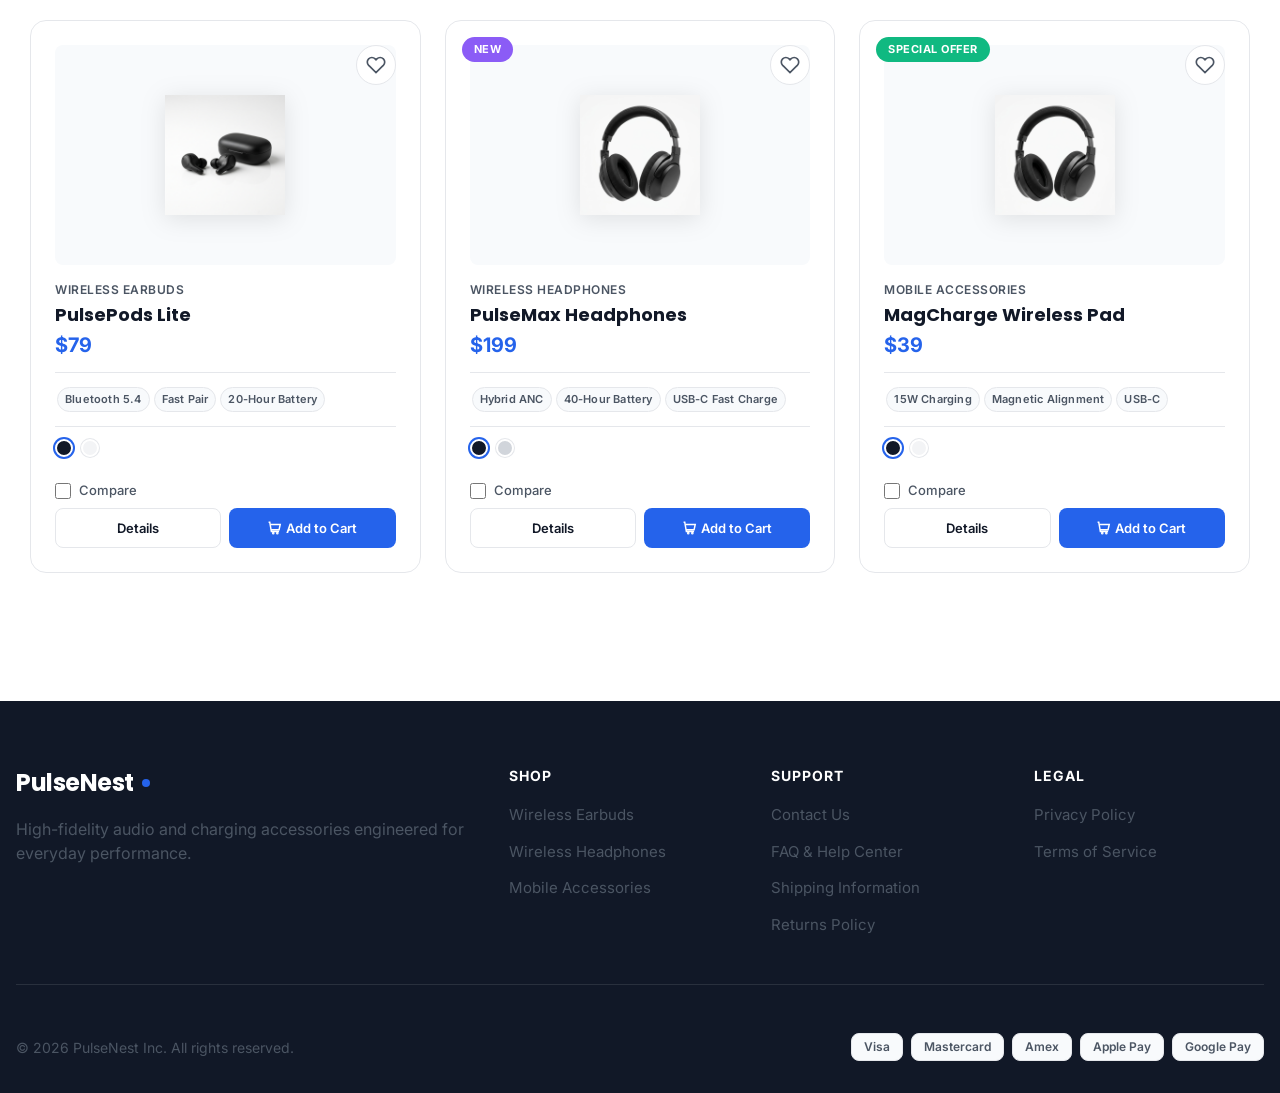
<file: product.html>
<!DOCTYPE html>
<html lang="en">
<head>
  <meta charset="UTF-8">
  <meta name="viewport" content="width=device-width, initial-scale=1.0">
  <meta name="description" content="PulsePods Pro – Premium wireless earbuds with Active Noise Cancellation, 30-hour battery, and Qi wireless charging. Shop now at PulseNest.">
  <title>PulsePods Pro – Wireless Earbuds | PulseNest</title>
  <link rel="stylesheet" href="style.css">
</head>
<body>

  <!-- TOAST NOTIFICATIONS -->
  <div id="toast-container" class="toast-container" aria-live="polite"></div>

  <!-- PERSISTENT HEADER -->
  <header class="header-wrapper">
    <div class="container header-container">
      <a href="index.html" class="logo" aria-label="PulseNest Home">PulseNest<span class="logo-dot"></span></a>
      <nav class="nav-menu" aria-label="Main Navigation">
        <ul class="nav-menu">
          <li><a href="shop.html" class="nav-link">Shop</a></li>
          <li><a href="index.html#popular-categories" class="nav-link">Categories</a></li>
          <li><a href="index.html#why-choose-us" class="nav-link">Support</a></li>
          <li><a href="#" class="nav-link">Account</a></li>
        </ul>
      </nav>
      <div class="header-search">
        <label for="global-search-input" class="sr-only">Search products</label>
        <span class="search-icon" aria-hidden="true">
          <svg width="18" height="18" fill="none" stroke="currentColor" stroke-width="2" viewBox="0 0 24 24"><circle cx="11" cy="11" r="8"></circle><line x1="21" y1="21" x2="16.65" y2="16.65"></line></svg>
        </span>
        <input type="search" id="global-search-input" class="search-input" placeholder="Search PulseNest...">
        <div id="search-autocomplete-dropdown" class="search-dropdown">
          <div class="search-title">Popular searches</div>
          <ul class="search-list">
            <li><button class="search-item-btn">PulsePods Pro</button></li>
            <li><button class="search-item-btn">PulseMax Headphones</button></li>
            <li><button class="search-item-btn">MagCharge Pad</button></li>
          </ul>
        </div>
      </div>
      <div class="header-actions">
        <!-- Wishlist -->
        <div class="wishlist-btn-wrapper">
          <button class="btn-icon header-wishlist-btn" id="header-wishlist-btn" aria-label="Wishlist">
            <svg width="20" height="20" fill="none" stroke="currentColor" stroke-width="2" viewBox="0 0 24 24"><path d="M20.84 4.61a5.5 5.5 0 00-7.78 0L12 5.67l-1.06-1.06a5.5 5.5 0 00-7.78 7.78l1.06 1.06L12 21.23l7.78-7.78 1.06-1.06a5.5 5.5 0 000-7.78z"></path></svg>
            <span class="wishlist-badge" id="header-wishlist-badge" aria-label="0 items in wishlist">0</span>
          </button>
        </div>
        <div class="cart-btn-wrapper">
          <a href="cart.html" class="btn-icon" aria-label="Shopping Cart" style="text-decoration:none;display:inline-flex;align-items:center;justify-content:center;width:var(--touch-target-min);height:var(--touch-target-min);">
            <svg width="20" height="20" fill="none" stroke="currentColor" stroke-width="2" viewBox="0 0 24 24"><path d="M9 22a1 1 0 100-2 1 1 0 000 2zm7 0a1 1 0 100-2 1 1 0 000 2zm3-4H5.75L3 2H1m4 4h16l-2 9H6.25"></path></svg>
            <span class="cart-badge" id="header-cart-badge">0</span>
          </a>
        </div>
        <button id="menu-toggle-btn" class="menu-toggle" aria-label="Open navigation menu" aria-expanded="false" aria-controls="mobile-nav-panel">
          <svg width="24" height="24" fill="none" stroke="currentColor" stroke-width="2.5" viewBox="0 0 24 24"><line x1="3" y1="12" x2="21" y2="12"></line><line x1="3" y1="6" x2="21" y2="6"></line><line x1="3" y1="18" x2="21" y2="18"></line></svg>
        </button>
      </div>
    </div>
  </header>

  <!-- MOBILE NAV -->
  <div id="mobile-nav-panel" class="mobile-nav" aria-hidden="true" role="dialog">
    <div class="mobile-nav-content">
      <button id="mobile-nav-close-btn" class="mobile-nav-close" aria-label="Close navigation menu">
        <svg width="24" height="24" fill="none" stroke="currentColor" stroke-width="2.5" viewBox="0 0 24 24"><line x1="18" y1="6" x2="6" y2="18"></line><line x1="6" y1="6" x2="18" y2="18"></line></svg>
      </button>
      <ul class="mobile-links">
        <li><a href="shop.html" class="nav-link">Shop All Products</a></li>
        <li><a href="index.html#popular-categories" class="nav-link">Categories</a></li>
        <li><a href="index.html#why-choose-us" class="nav-link">Support & FAQs</a></li>
        <li><a href="#" class="nav-link">My Account</a></li>
      </ul>
    </div>
  </div>

  <!-- BREADCRUMBS -->
  <div class="breadcrumbs-wrapper">
    <div class="container">
      <ol class="breadcrumbs">
        <li><a href="index.html">Home</a></li>
        <li><a href="shop.html">Shop</a></li>
        <li><a href="shop.html">Wireless Earbuds</a></li>
        <li>PulsePods Pro</li>
      </ol>
    </div>
  </div>

  <!-- PRODUCT DETAIL MAIN -->
  <main class="container section" id="pdp-main">

    <!-- TOP: GALLERY + INFO PANEL -->
    <div class="pdp-layout">

      <!-- LEFT: GALLERY -->
      <div class="pdp-gallery">
        <!-- Main Display -->
        <div class="pdp-main-image" id="pdp-main-image" aria-label="Product gallery main view">
          <div class="pdp-illustration-large" id="pdp-main-illustration">
            <!-- Dynamically populated by app.js -->
          </div>
          <button class="pdp-zoom-btn" id="pdp-zoom-btn" aria-label="Zoom in on product image">
            <svg width="20" height="20" fill="none" stroke="currentColor" stroke-width="2" viewBox="0 0 24 24"><circle cx="11" cy="11" r="8"></circle><line x1="21" y1="21" x2="16.65" y2="16.65"></line><line x1="11" y1="8" x2="11" y2="14"></line><line x1="8" y1="11" x2="14" y2="11"></line></svg>
          </button>
        </div>

        <!-- Thumbnail Strip -->
        <div class="pdp-thumbnails" id="pdp-thumbnails" role="listbox" aria-label="Product angle thumbnails">
          <!-- Dynamically populated by app.js -->
        </div>
      </div>

      <!-- RIGHT: PRODUCT INFO PANEL -->
      <div class="pdp-info">
        <!-- Category breadcrumb label -->
        <span class="card-category" style="font-size: 13px;">Wireless Earbuds</span>

        <!-- Product Name -->
        <h1 class="pdp-title" id="pdp-product-name">PulsePods Pro</h1>

        <!-- Price Row -->
        <div class="pdp-price-row">
          <span class="pdp-price" id="pdp-price">$129</span>
          <span class="pdp-stock-indicator pdp-in-stock" id="pdp-stock-badge">
            <svg width="14" height="14" fill="none" stroke="currentColor" stroke-width="2.5" viewBox="0 0 24 24"><polyline points="20 6 9 17 4 12"></polyline></svg>
            In Stock
          </span>
        </div>

        <!-- Key Specs Summary Pills -->
        <div class="pdp-spec-pills" id="pdp-spec-pills">
          <!-- Dynamically populated by app.js -->
        </div>

        <!-- Color Variant Selector -->
        <div class="pdp-option-group">
          <label class="pdp-option-label">
            Color: <strong id="pdp-selected-color-label">Midnight Black</strong>
          </label>
          <div class="pdp-color-selector" id="pdp-color-selector" role="listbox" aria-label="Select color variant">
            <!-- Dynamically populated by app.js -->
          </div>
        </div>

        <!-- Ear Tip Size Selector -->
        <div class="pdp-option-group">
          <label class="pdp-option-label">Ear Tip Size</label>
          <div class="pdp-size-selector" role="group" aria-label="Select ear tip size">
            <button class="pdp-size-btn active" aria-pressed="true" aria-label="Small size">S</button>
            <button class="pdp-size-btn" aria-pressed="false" aria-label="Medium size">M</button>
            <button class="pdp-size-btn" aria-pressed="false" aria-label="Large size">L</button>
          </div>
        </div>

        <!-- Quantity Selector -->
        <div class="pdp-option-group">
          <label class="pdp-option-label">Quantity</label>
          <div class="pdp-qty-selector">
            <button class="pdp-qty-btn" id="pdp-qty-down" aria-label="Decrease quantity">
              <svg width="16" height="16" fill="none" stroke="currentColor" stroke-width="2.5" viewBox="0 0 24 24"><line x1="5" y1="12" x2="19" y2="12"></line></svg>
            </button>
            <span class="pdp-qty-value" id="pdp-qty-value">1</span>
            <button class="pdp-qty-btn" id="pdp-qty-up" aria-label="Increase quantity">
              <svg width="16" height="16" fill="none" stroke="currentColor" stroke-width="2.5" viewBox="0 0 24 24"><line x1="12" y1="5" x2="12" y2="19"></line><line x1="5" y1="12" x2="19" y2="12"></line></svg>
            </button>
          </div>
        </div>

        <!-- Primary CTA -->
        <div class="pdp-cta-group">
          <button class="btn btn-primary pdp-add-to-cart" id="pdp-add-to-cart-btn" data-product-id="pulsepods-pro" style="font-size: 17px; height: 56px;">
            <svg width="20" height="20" fill="none" stroke="currentColor" stroke-width="2" viewBox="0 0 24 24"><path d="M9 22a1 1 0 100-2 1 1 0 000 2zm7 0a1 1 0 100-2 1 1 0 000 2zm3-4H5.75L3 2H1m4 4h16l-2 9H6.25"></path></svg>
            Add to Cart
          </button>
          <button class="btn btn-secondary pdp-wishlist-btn" id="pdp-wishlist-btn" data-product-id="pulsepods-pro" style="height: 56px; width: 56px; padding: 0; flex-shrink: 0;" aria-label="Save to wishlist">
            <svg width="22" height="22" fill="none" stroke="currentColor" stroke-width="2" viewBox="0 0 24 24"><path d="M20.84 4.61a5.5 5.5 0 00-7.78 0L12 5.67l-1.06-1.06a5.5 5.5 0 00-7.78 7.78l1.06 1.06L12 21.23l7.78-7.78 1.06-1.06a5.5 5.5 0 000-7.78z"></path></svg>
          </button>
        </div>

        <!-- Trust & Confidence Panel -->
        <div class="pdp-confidence-panel">
          <div class="pdp-confidence-item">
            <svg width="20" height="20" fill="none" stroke="var(--color-success)" stroke-width="2" viewBox="0 0 24 24"><rect x="1" y="3" width="15" height="13" rx="2"></rect><path d="m16 8 5 2v5h-5V8z"></path><circle cx="5.5" cy="18.5" r="2.5"></circle><circle cx="18.5" cy="18.5" r="2.5"></circle></svg>
            <div>
              <span class="pdp-confidence-label">Free Delivery</span>
              <span class="pdp-confidence-value" id="pdp-delivery-estimate">Estimated by Thursday, Jul 10</span>
            </div>
          </div>
          <div class="pdp-confidence-item">
            <svg width="20" height="20" fill="none" stroke="var(--color-success)" stroke-width="2" viewBox="0 0 24 24"><polyline points="23 4 23 10 17 10"></polyline><path d="M20.49 15a9 9 0 11-2.12-9.36L23 10"></path></svg>
            <div>
              <span class="pdp-confidence-label">30-Day Returns</span>
              <span class="pdp-confidence-value">Free returns on all orders</span>
            </div>
          </div>
          <div class="pdp-confidence-item">
            <svg width="20" height="20" fill="none" stroke="var(--color-success)" stroke-width="2" viewBox="0 0 24 24"><path d="M12 22s8-4 8-10V5l-8-3-8 3v7c0 6 8 10 8 10z"></path></svg>
            <div>
              <span class="pdp-confidence-label">Secure Checkout</span>
              <span class="pdp-confidence-value">SSL encrypted & PCI compliant</span>
            </div>
          </div>
          <div class="pdp-confidence-item">
            <svg width="20" height="20" fill="none" stroke="var(--color-success)" stroke-width="2" viewBox="0 0 24 24"><path d="M12 2l3.09 6.26L22 9.27l-5 4.87 1.18 6.88L12 17.77l-6.18 3.25L7 14.14 2 9.27l6.91-1.01L12 2z"></path></svg>
            <div>
              <span class="pdp-confidence-label">1-Year Warranty</span>
              <span class="pdp-confidence-value">Full manufacturer coverage</span>
            </div>
          </div>
        </div>

        <!-- Compatibility Note -->
        <div class="pdp-compatibility">
          <svg width="16" height="16" fill="none" stroke="currentColor" stroke-width="2" viewBox="0 0 24 24"><circle cx="12" cy="12" r="10"></circle><line x1="12" y1="8" x2="12" y2="12"></line><line x1="12" y1="16" x2="12.01" y2="16"></line></svg>
          Compatible with iOS, Android, Windows, and macOS
        </div>
      </div>
    </div>

    <!-- TABS: Specs / Features / Reviews / FAQ -->
    <div class="pdp-tabs-section" style="margin-top: var(--space-64);">
      <div class="pdp-tabs-nav" role="tablist" aria-label="Product information tabs">
        <button class="pdp-tab-btn active" role="tab" data-tab="features" aria-selected="true" aria-controls="tab-features" id="tab-btn-features">Features</button>
        <button class="pdp-tab-btn" role="tab" data-tab="specs" aria-selected="false" aria-controls="tab-specs" id="tab-btn-specs">Specifications</button>
        <button class="pdp-tab-btn" role="tab" data-tab="reviews" aria-selected="false" aria-controls="tab-reviews" id="tab-btn-reviews">Reviews</button>
        <button class="pdp-tab-btn" role="tab" data-tab="faq" aria-selected="false" aria-controls="tab-faq" id="tab-btn-faq">FAQ</button>
      </div>

      <!-- Features Panel -->
      <div class="pdp-tab-panel active" id="tab-features" role="tabpanel" aria-labelledby="tab-btn-features">
        <div class="pdp-features-grid">
          <div class="pdp-feature-card">
            <div class="pdp-feature-icon" aria-hidden="true">
              <svg width="28" height="28" fill="none" stroke="currentColor" stroke-width="1.8" viewBox="0 0 24 24"><path d="M9 18V5l12-2v13"></path><circle cx="6" cy="18" r="3"></circle><circle cx="18" cy="16" r="3"></circle></svg>
            </div>
            <h3 class="pdp-feature-title">Hybrid Active Noise Cancellation</h3>
            <p class="pdp-feature-desc">Dual-microphone ANC system filters ambient noise in real time — on commutes, in offices, or noisy environments.</p>
          </div>
          <div class="pdp-feature-card">
            <div class="pdp-feature-icon" aria-hidden="true">
              <svg width="28" height="28" fill="none" stroke="currentColor" stroke-width="1.8" viewBox="0 0 24 24"><path d="M13 2L3 14h9l-1 8 10-12h-9l1-8z"></path></svg>
            </div>
            <h3 class="pdp-feature-title">Qi Wireless Charging</h3>
            <p class="pdp-feature-desc">The charging case supports Qi wireless pads. 15 minutes on a pad gives you 3 hours of earbud playback.</p>
          </div>
          <div class="pdp-feature-card">
            <div class="pdp-feature-icon" aria-hidden="true">
              <svg width="28" height="28" fill="none" stroke="currentColor" stroke-width="1.8" viewBox="0 0 24 24"><circle cx="12" cy="12" r="10"></circle><polyline points="12 6 12 12 16 14"></polyline></svg>
            </div>
            <h3 class="pdp-feature-title">30-Hour Total Battery</h3>
            <p class="pdp-feature-desc">6 hours in earbuds + 24 hours in the case. USB-C Quick Charge gives 1 hour of playtime in just 10 minutes.</p>
          </div>
          <div class="pdp-feature-card">
            <div class="pdp-feature-icon" aria-hidden="true">
              <svg width="28" height="28" fill="none" stroke="currentColor" stroke-width="1.8" viewBox="0 0 24 24"><path d="M22 16.92v3a2 2 0 01-2.18 2 19.79 19.79 0 01-8.63-3.07A19.5 19.5 0 014.79 12a19.79 19.79 0 01-3.07-8.67A2 2 0 013.72 1.13h3a2 2 0 012 1.72c.127.96.361 1.903.7 2.81a2 2 0 01-.45 2.11L7.91 8.83a16 16 0 006.29 6.29l1.07-1.07a2 2 0 012.11-.45c.907.339 1.85.573 2.81.7a2 2 0 011.72 2z"></path></svg>
            </div>
            <h3 class="pdp-feature-title">Bluetooth 5.3 with Multipoint</h3>
            <p class="pdp-feature-desc">Connect to two devices simultaneously. Instant audio switching between your phone and laptop without re-pairing.</p>
          </div>
          <div class="pdp-feature-card">
            <div class="pdp-feature-icon" aria-hidden="true">
              <svg width="28" height="28" fill="none" stroke="currentColor" stroke-width="1.8" viewBox="0 0 24 24"><path d="M12 22s8-4 8-10V5l-8-3-8 3v7c0 6 8 10 8 10z"></path></svg>
            </div>
            <h3 class="pdp-feature-title">IPX4 Splash Resistance</h3>
            <p class="pdp-feature-desc">Rated for sweat and rain exposure. The earbuds are sealed and tested to withstand workout intensity sessions.</p>
          </div>
          <div class="pdp-feature-card">
            <div class="pdp-feature-icon" aria-hidden="true">
              <svg width="28" height="28" fill="none" stroke="currentColor" stroke-width="1.8" viewBox="0 0 24 24"><circle cx="12" cy="12" r="3"></circle><path d="M12 1v4M12 19v4M4.22 4.22l2.83 2.83M16.95 16.95l2.83 2.83M1 12h4M19 12h4M4.22 19.78l2.83-2.83M16.95 7.05l2.83-2.83"></path></svg>
            </div>
            <h3 class="pdp-feature-title">Transparency Mode</h3>
            <p class="pdp-feature-desc">Pass-through mode lets external sound in without removing earbuds — ideal for conversations and situational awareness.</p>
          </div>
        </div>
      </div>

      <!-- Specifications Panel (Accordion) -->
      <div class="pdp-tab-panel" id="tab-specs" role="tabpanel" aria-labelledby="tab-btn-specs">
        <div class="pdp-accordion" id="pdp-specs-accordion">
          <div class="pdp-accordion-item">
            <button class="pdp-accordion-trigger" aria-expanded="true" aria-controls="acc-audio">
              Audio & Connectivity
              <svg class="pdp-accordion-icon" width="20" height="20" fill="none" stroke="currentColor" stroke-width="2.5" viewBox="0 0 24 24"><polyline points="6 9 12 15 18 9"></polyline></svg>
            </button>
            <div class="pdp-accordion-body" id="acc-audio">
              <table class="pdp-spec-table">
                <tbody>
                  <tr><th>Bluetooth Version</th><td>5.3 with Multipoint</td></tr>
                  <tr><th>Audio Codecs</th><td>AAC, SBC</td></tr>
                  <tr><th>Driver Size</th><td>10mm Dynamic Driver</td></tr>
                  <tr><th>Frequency Range</th><td>20Hz – 20kHz</td></tr>
                  <tr><th>Microphones</th><td>6 mics (3 per earbud)</td></tr>
                  <tr><th>Noise Cancellation</th><td>Hybrid ANC (feedforward + feedback)</td></tr>
                </tbody>
              </table>
            </div>
          </div>
          <div class="pdp-accordion-item">
            <button class="pdp-accordion-trigger" aria-expanded="false" aria-controls="acc-battery">
              Battery & Charging
              <svg class="pdp-accordion-icon" width="20" height="20" fill="none" stroke="currentColor" stroke-width="2.5" viewBox="0 0 24 24"><polyline points="6 9 12 15 18 9"></polyline></svg>
            </button>
            <div class="pdp-accordion-body" id="acc-battery" style="max-height: 0; overflow: hidden;">
              <table class="pdp-spec-table">
                <tbody>
                  <tr><th>Earbud Battery</th><td>6 hours (ANC On), 8 hours (ANC Off)</td></tr>
                  <tr><th>Case Battery</th><td>24 additional hours</td></tr>
                  <tr><th>Total Playtime</th><td>30 hours total</td></tr>
                  <tr><th>Quick Charge</th><td>10 min → 1 hour playback (USB-C)</td></tr>
                  <tr><th>Wireless Charging</th><td>Qi compatible charging case</td></tr>
                  <tr><th>Charge Port</th><td>USB-C (case)</td></tr>
                </tbody>
              </table>
            </div>
          </div>
          <div class="pdp-accordion-item">
            <button class="pdp-accordion-trigger" aria-expanded="false" aria-controls="acc-physical">
              Physical & Compatibility
              <svg class="pdp-accordion-icon" width="20" height="20" fill="none" stroke="currentColor" stroke-width="2.5" viewBox="0 0 24 24"><polyline points="6 9 12 15 18 9"></polyline></svg>
            </button>
            <div class="pdp-accordion-body" id="acc-physical" style="max-height: 0; overflow: hidden;">
              <table class="pdp-spec-table">
                <tbody>
                  <tr><th>Earbud Weight</th><td>5.4g per earbud</td></tr>
                  <tr><th>Case Weight</th><td>45g</td></tr>
                  <tr><th>Water Resistance</th><td>IPX4 (Earbuds only)</td></tr>
                  <tr><th>Ear Tip Sizes</th><td>S / M / L silicone included</td></tr>
                  <tr><th>Platform Support</th><td>iOS, Android, Windows, macOS</td></tr>
                  <tr><th>Warranty</th><td>1-Year Limited Warranty</td></tr>
                </tbody>
              </table>
            </div>
          </div>
        </div>
      </div>

      <!-- Reviews Panel -->
      <div class="pdp-tab-panel" id="tab-reviews" role="tabpanel" aria-labelledby="tab-btn-reviews">
        <div class="pdp-reviews-summary">
          <div class="pdp-reviews-aggregate">
            <div class="pdp-rating-score">4.8</div>
            <div class="pdp-stars-row" aria-label="4.8 out of 5 stars">
              <svg width="20" height="20" fill="#F59E0B" viewBox="0 0 24 24"><path d="M12 2l3.09 6.26L22 9.27l-5 4.87 1.18 6.88L12 17.77l-6.18 3.25L7 14.14 2 9.27l6.91-1.01L12 2z"></path></svg>
              <svg width="20" height="20" fill="#F59E0B" viewBox="0 0 24 24"><path d="M12 2l3.09 6.26L22 9.27l-5 4.87 1.18 6.88L12 17.77l-6.18 3.25L7 14.14 2 9.27l6.91-1.01L12 2z"></path></svg>
              <svg width="20" height="20" fill="#F59E0B" viewBox="0 0 24 24"><path d="M12 2l3.09 6.26L22 9.27l-5 4.87 1.18 6.88L12 17.77l-6.18 3.25L7 14.14 2 9.27l6.91-1.01L12 2z"></path></svg>
              <svg width="20" height="20" fill="#F59E0B" viewBox="0 0 24 24"><path d="M12 2l3.09 6.26L22 9.27l-5 4.87 1.18 6.88L12 17.77l-6.18 3.25L7 14.14 2 9.27l6.91-1.01L12 2z"></path></svg>
              <svg width="20" height="20" fill="#F59E0B" viewBox="0 0 24 24"><path d="M12 2l3.09 6.26L22 9.27l-5 4.87 1.18 6.88L12 17.77l-6.18 3.25L7 14.14 2 9.27l6.91-1.01L12 2z"></path></svg>
            </div>
            <div class="pdp-rating-count">Based on verified purchases</div>
          </div>
          <div class="pdp-rating-bars">
            <div class="pdp-rating-bar-row"><span>5 ★</span><div class="pdp-bar-track"><div class="pdp-bar-fill" style="width: 72%"></div></div><span>72%</span></div>
            <div class="pdp-rating-bar-row"><span>4 ★</span><div class="pdp-bar-track"><div class="pdp-bar-fill" style="width: 18%"></div></div><span>18%</span></div>
            <div class="pdp-rating-bar-row"><span>3 ★</span><div class="pdp-bar-track"><div class="pdp-bar-fill" style="width: 6%"></div></div><span>6%</span></div>
            <div class="pdp-rating-bar-row"><span>2 ★</span><div class="pdp-bar-track"><div class="pdp-bar-fill" style="width: 3%"></div></div><span>3%</span></div>
            <div class="pdp-rating-bar-row"><span>1 ★</span><div class="pdp-bar-track"><div class="pdp-bar-fill" style="width: 1%"></div></div><span>1%</span></div>
          </div>
        </div>
        <div class="pdp-reviews-notice">
          <svg width="16" height="16" fill="none" stroke="currentColor" stroke-width="2" viewBox="0 0 24 24"><circle cx="12" cy="12" r="10"></circle><line x1="12" y1="8" x2="12" y2="12"></line><line x1="12" y1="16" x2="12.01" y2="16"></line></svg>
          Review content is aggregated from verified purchasers and moderated for authenticity. Individual reviews are displayed in post-purchase communications.
        </div>
      </div>

      <!-- FAQ Panel (Accordion) -->
      <div class="pdp-tab-panel" id="tab-faq" role="tabpanel" aria-labelledby="tab-btn-faq">
        <div class="pdp-accordion" id="pdp-faq-accordion">
          <div class="pdp-accordion-item">
            <button class="pdp-accordion-trigger" aria-expanded="false" aria-controls="faq-1">
              Are the PulsePods Pro compatible with my iPhone?
              <svg class="pdp-accordion-icon" width="20" height="20" fill="none" stroke="currentColor" stroke-width="2.5" viewBox="0 0 24 24"><polyline points="6 9 12 15 18 9"></polyline></svg>
            </button>
            <div class="pdp-accordion-body" id="faq-1" style="max-height: 0; overflow: hidden;">
              <p>Yes. The PulsePods Pro are fully compatible with iPhones running iOS 14 or later. They support AAC audio codec for high-quality playback on Apple devices. Siri voice assistant access is also supported via a long-press on the earbuds.</p>
            </div>
          </div>
          <div class="pdp-accordion-item">
            <button class="pdp-accordion-trigger" aria-expanded="false" aria-controls="faq-2">
              Can I use only one earbud at a time?
              <svg class="pdp-accordion-icon" width="20" height="20" fill="none" stroke="currentColor" stroke-width="2.5" viewBox="0 0 24 24"><polyline points="6 9 12 15 18 9"></polyline></svg>
            </button>
            <div class="pdp-accordion-body" id="faq-2" style="max-height: 0; overflow: hidden;">
              <p>Yes. Each earbud can operate independently. When using a single earbud, the other remains in the case and charges. Audio automatically plays in mono mode when only one earbud is detected.</p>
            </div>
          </div>
          <div class="pdp-accordion-item">
            <button class="pdp-accordion-trigger" aria-expanded="false" aria-controls="faq-3">
              How do I switch between connected devices?
              <svg class="pdp-accordion-icon" width="20" height="20" fill="none" stroke="currentColor" stroke-width="2.5" viewBox="0 0 24 24"><polyline points="6 9 12 15 18 9"></polyline></svg>
            </button>
            <div class="pdp-accordion-body" id="faq-3" style="max-height: 0; overflow: hidden;">
              <p>The PulsePods Pro support Multipoint Connection — they can stay paired to two Bluetooth devices simultaneously. Audio routing follows whichever device begins playback. You do not need to manually switch or re-pair between your paired devices.</p>
            </div>
          </div>
          <div class="pdp-accordion-item">
            <button class="pdp-accordion-trigger" aria-expanded="false" aria-controls="faq-4">
              What is included in the box?
              <svg class="pdp-accordion-icon" width="20" height="20" fill="none" stroke="currentColor" stroke-width="2.5" viewBox="0 0 24 24"><polyline points="6 9 12 15 18 9"></polyline></svg>
            </button>
            <div class="pdp-accordion-body" id="faq-4" style="max-height: 0; overflow: hidden;">
              <p>In the box: PulsePods Pro earbuds (x2), charging case, USB-C charging cable (0.5m), silicone ear tips (S, M, L), quick start guide, and warranty card.</p>
            </div>
          </div>
          <div class="pdp-accordion-item">
            <button class="pdp-accordion-trigger" aria-expanded="false" aria-controls="faq-5">
              Does the charging case support wireless charging?
              <svg class="pdp-accordion-icon" width="20" height="20" fill="none" stroke="currentColor" stroke-width="2.5" viewBox="0 0 24 24"><polyline points="6 9 12 15 18 9"></polyline></svg>
            </button>
            <div class="pdp-accordion-body" id="faq-5" style="max-height: 0; overflow: hidden;">
              <p>Yes. The PulsePods Pro case is Qi wireless charging compatible. Simply place the case on any Qi-certified pad to charge. USB-C wired charging is also supported for faster top-up speeds.</p>
            </div>
          </div>
        </div>
      </div>
    </div>

    <!-- RELATED PRODUCTS -->
    <section class="section" aria-labelledby="related-heading" style="border-top: 1px solid var(--color-border); padding-top: var(--space-48);">
      <div class="section-header" style="margin-bottom: var(--space-32);">
        <h2 id="related-heading" style="font-size: 28px;">You May Also Like</h2>
      </div>
      <div id="pdp-related-grid" class="grid grid-mobile-1 grid-tablet-2 grid-desktop-3">
        <!-- Rendered by app.js -->
      </div>
    </section>

  </main>

  <!-- STICKY MOBILE ADD TO CART BAR (appears on scroll) -->
  <div class="pdp-sticky-cta" id="pdp-sticky-cta" aria-label="Quick Add to Cart" role="region">
    <div class="pdp-sticky-inner">
      <div class="pdp-sticky-info">
        <span class="pdp-sticky-name">PulsePods Pro</span>
        <span class="pdp-sticky-price">$129</span>
      </div>
      <button class="btn btn-primary pdp-add-to-cart" id="pdp-sticky-add-btn" data-product-id="pulsepods-pro" style="height: 48px; font-size: 15px;">
        Add to Cart
      </button>
    </div>
  </div>

  <!-- ZOOM LIGHTBOX -->
  <div id="pdp-zoom-overlay" class="modal-overlay" aria-hidden="true" role="dialog" aria-label="Zoomed product view">
    <div class="pdp-zoom-modal" style="background: white; border-radius: var(--radius-lg); padding: var(--space-32); position: relative; max-width: 520px; width: 90vw;">
      <button id="pdp-zoom-close" class="btn-icon modal-close" style="position: absolute; top: var(--space-16); right: var(--space-16);" aria-label="Close zoom view">
        <svg width="20" height="20" fill="none" stroke="currentColor" stroke-width="2.5" viewBox="0 0 24 24"><line x1="18" y1="6" x2="6" y2="18"></line><line x1="6" y1="6" x2="18" y2="18"></line></svg>
      </button>
      <div id="pdp-zoom-illustration" style="display: flex; align-items: center; justify-content: center; min-height: 380px;">
        <!-- Dynamically filled -->
      </div>
    </div>
  </div>

  <!-- QUICK VIEW MODAL (shared) -->
  <div id="quickview-modal" class="modal-overlay" aria-hidden="true" role="dialog">
    <div class="modal-content">
      <button id="modal-close-btn" class="btn-icon modal-close" aria-label="Close modal window">
        <svg width="20" height="20" fill="none" stroke="currentColor" stroke-width="2.5" viewBox="0 0 24 24"><line x1="18" y1="6" x2="6" y2="18"></line><line x1="6" y1="6" x2="18" y2="18"></line></svg>
      </button>
      <div id="modal-dynamic-content"></div>
    </div>
  </div>

  <!-- COMPARE DRAWER (shared) -->
  <div id="compare-drawer" class="compare-drawer" aria-label="Product comparison panel" role="region">
    <div class="container compare-drawer-container">
      <div class="compare-drawer-header">
        <span class="compare-drawer-title">Comparing <strong id="compare-count">0</strong> of 3 products</span>
      </div>
      <div class="compare-drawer-products" id="compare-drawer-products"></div>
      <div class="compare-drawer-actions">
        <button id="clear-compare-btn" class="btn btn-secondary btn-sm" style="min-width: unset; height: 44px;">Clear</button>
        <button id="view-compare-btn" class="btn btn-primary btn-sm" style="min-width: unset; height: 44px;">Compare Now</button>
      </div>
    </div>
  </div>

  <!-- FOOTER -->
  <footer class="footer-wrapper">
    <div class="container">
      <div class="footer-grid">
        <div class="footer-brand">
          <a href="index.html" class="logo">PulseNest<span class="logo-dot"></span></a>
          <p>High-fidelity audio and charging accessories engineered for everyday performance.</p>
        </div>
        <div class="footer-links-col">
          <span class="footer-links-title">Shop</span>
          <ul class="footer-links-list">
            <li><a href="shop.html">Wireless Earbuds</a></li>
            <li><a href="shop.html">Wireless Headphones</a></li>
            <li><a href="shop.html">Mobile Accessories</a></li>
          </ul>
        </div>
        <div class="footer-links-col">
          <span class="footer-links-title">Support</span>
          <ul class="footer-links-list">
            <li><a href="#">Contact Us</a></li>
            <li><a href="#">FAQ & Help Center</a></li>
            <li><a href="#">Shipping Information</a></li>
            <li><a href="#">Returns Policy</a></li>
          </ul>
        </div>
        <div class="footer-links-col">
          <span class="footer-links-title">Legal</span>
          <ul class="footer-links-list">
            <li><a href="#">Privacy Policy</a></li>
            <li><a href="#">Terms of Service</a></li>
          </ul>
        </div>
      </div>
      <div class="footer-bottom">
        <p>&copy; 2026 PulseNest Inc. All rights reserved.</p>
        <div class="footer-payments">
          <span class="payment-badge">Visa</span>
          <span class="payment-badge">Mastercard</span>
          <span class="payment-badge">Amex</span>
          <span class="payment-badge">Apple Pay</span>
          <span class="payment-badge">Google Pay</span>
        </div>
      </div>
    </div>
  </footer>

  <script src="app.js"></script>
</body>
</html>
</file>
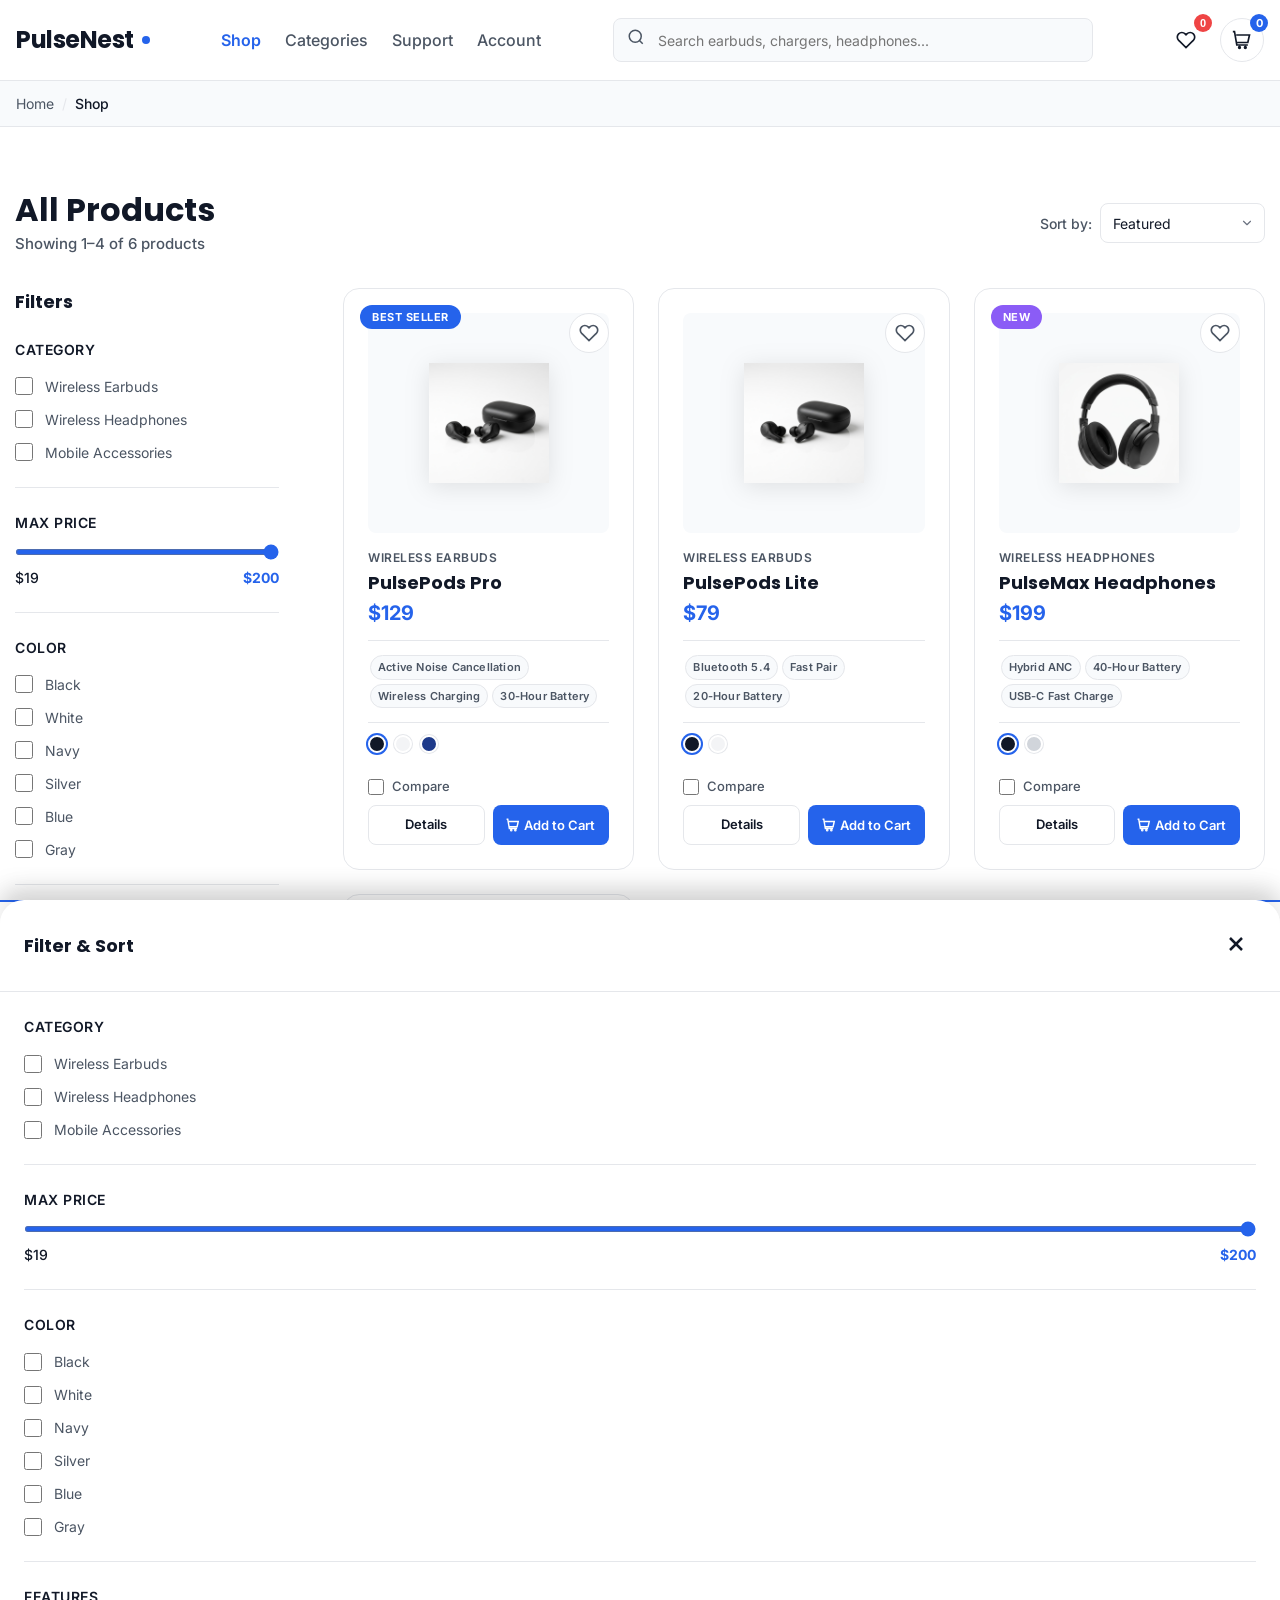
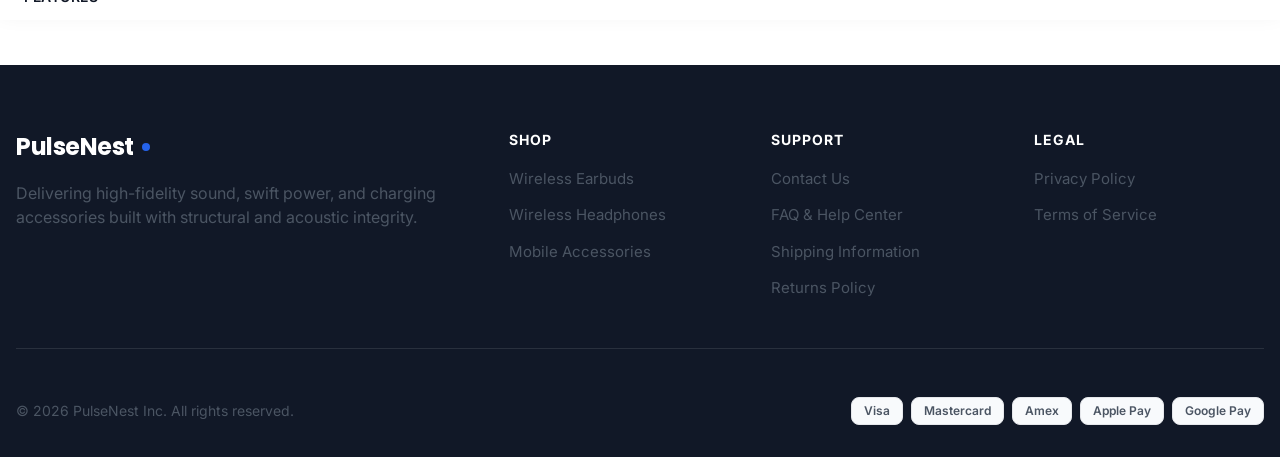
<file: shop.html>
<!DOCTYPE html>
<html lang="en">
<head>
  <meta charset="UTF-8">
  <meta name="viewport" content="width=device-width, initial-scale=1.0">
  <meta name="description" content="Browse PulseNest wireless earbuds, headphones, chargers, and mobile accessories. Filter by price, category, color, and specifications.">
  <title>Shop Wireless Audio & Accessories | PulseNest</title>
  <link rel="stylesheet" href="style.css">
</head>
<body>

  <!-- TOAST CONTAINER FOR DYNAMIC NOTIFICATIONS -->
  <div id="toast-container" class="toast-container" aria-live="polite"></div>

  <!-- PERSISTENT HEADER -->
  <header class="header-wrapper">
    <div class="container header-container">
      <!-- Brand Logo -->
      <a href="index.html" class="logo" aria-label="PulseNest Home">
        PulseNest<span class="logo-dot"></span>
      </a>

      <!-- Desktop Navigation Menu -->
      <nav class="nav-menu" aria-label="Main Navigation">
        <ul class="nav-menu">
          <li><a href="shop.html" class="nav-link active">Shop</a></li>
          <li><a href="index.html#popular-categories" class="nav-link">Categories</a></li>
          <li><a href="index.html#why-choose-us" class="nav-link">Support</a></li>
          <li><a href="#" class="nav-link">Account</a></li>
        </ul>
      </nav>

      <!-- Persistent Global Search -->
      <div class="header-search">
        <label for="global-search-input" class="sr-only">Search products</label>
        <span class="search-icon" aria-hidden="true">
          <svg width="18" height="18" fill="none" stroke="currentColor" stroke-width="2" viewBox="0 0 24 24"><circle cx="11" cy="11" r="8"></circle><line x1="21" y1="21" x2="16.65" y2="16.65"></line></svg>
        </span>
        <input type="search" id="global-search-input" class="search-input" placeholder="Search earbuds, chargers, headphones...">
        
        <!-- Search Autocomplete Suggestions Dropdown -->
        <div id="search-autocomplete-dropdown" class="search-dropdown">
          <div class="search-title">Popular searches</div>
          <ul class="search-list">
            <li><button class="search-item-btn">PulsePods Pro</button></li>
            <li><button class="search-item-btn">PulseMax Headphones</button></li>
            <li><button class="search-item-btn">MagCharge Pad</button></li>
          </ul>
        </div>
      </div>

      <!-- Action Icons -->
      <div class="header-actions">
        <!-- Wishlist -->
        <div class="wishlist-btn-wrapper">
          <button class="btn-icon header-wishlist-btn" id="header-wishlist-btn" aria-label="Wishlist">
            <svg width="20" height="20" fill="none" stroke="currentColor" stroke-width="2" viewBox="0 0 24 24"><path d="M20.84 4.61a5.5 5.5 0 00-7.78 0L12 5.67l-1.06-1.06a5.5 5.5 0 00-7.78 7.78l1.06 1.06L12 21.23l7.78-7.78 1.06-1.06a5.5 5.5 0 000-7.78z"></path></svg>
            <span class="wishlist-badge" id="header-wishlist-badge" aria-label="0 items in wishlist">0</span>
          </button>
        </div>

        <!-- Cart -->
        <div class="cart-btn-wrapper">
          <a href="cart.html" class="btn-icon" aria-label="Shopping Cart" style="text-decoration:none;display:inline-flex;align-items:center;justify-content:center;width:var(--touch-target-min);height:var(--touch-target-min);">
            <svg width="20" height="20" fill="none" stroke="currentColor" stroke-width="2" viewBox="0 0 24 24"><path d="M9 22a1 1 0 100-2 1 1 0 000 2zm7 0a1 1 0 100-2 1 1 0 000 2zm3-4H5.75L3 2H1m4 4h16l-2 9H6.25"></path></svg>
            <span class="cart-badge" id="header-cart-badge">0</span>
          </a>
        </div>

        <!-- Mobile Menu Toggle Button -->
        <button id="menu-toggle-btn" class="menu-toggle" aria-label="Open navigation menu" aria-expanded="false" aria-controls="mobile-nav-panel">
          <svg width="24" height="24" fill="none" stroke="currentColor" stroke-width="2.5" viewBox="0 0 24 24"><line x1="3" y1="12" x2="21" y2="12"></line><line x1="3" y1="6" x2="21" y2="6"></line><line x1="3" y1="18" x2="21" y2="18"></line></svg>
        </button>
      </div>
    </div>
  </header>

  <!-- MOBILE NAVIGATION OVERLAY DRAWER -->
  <div id="mobile-nav-panel" class="mobile-nav" aria-hidden="true" role="dialog">
    <div class="mobile-nav-content">
      <button id="mobile-nav-close-btn" class="mobile-nav-close" aria-label="Close navigation menu">
        <svg width="24" height="24" fill="none" stroke="currentColor" stroke-width="2.5" viewBox="0 0 24 24"><line x1="18" y1="6" x2="6" y2="18"></line><line x1="6" y1="6" x2="18" y2="18"></line></svg>
      </button>
      
      <!-- Mobile Search Form -->
      <div style="position: relative; margin-top: var(--space-8);">
        <label for="mobile-search-input" class="sr-only">Search</label>
        <input type="text" id="mobile-search-input" class="input-control" placeholder="Search PulseNest..." style="padding-left: 40px; height: 44px;">
        <span style="position: absolute; left: 12px; top: 12px; color: var(--color-text-secondary);">
          <svg width="18" height="18" fill="none" stroke="currentColor" stroke-width="2" viewBox="0 0 24 24"><circle cx="11" cy="11" r="8"></circle><line x1="21" y1="21" x2="16.65" y2="16.65"></line></svg>
        </span>
      </div>

      <ul class="mobile-links">
        <li><a href="shop.html" class="nav-link active">Shop All Products</a></li>
        <li><a href="index.html#popular-categories" class="nav-link">Categories</a></li>
        <li><a href="index.html#why-choose-us" class="nav-link">Our Technology</a></li>
        <li><a href="#" class="nav-link">Support & FAQs</a></li>
        <li><a href="#" class="nav-link">My Account</a></li>
      </ul>
      <div style="margin-top: auto; padding-top: var(--space-32); border-top: 1px solid var(--color-border);">
        <p class="caption">Free 30-Day Returns & Secure SSL Payments</p>
      </div>
    </div>
  </div>

  <!-- BREADCRUMBS BAR -->
  <div class="breadcrumbs-wrapper" aria-label="Breadcrumb">
    <div class="container">
      <ol class="breadcrumbs">
        <li><a href="index.html">Home</a></li>
        <li>Shop</li>
      </ol>
    </div>
  </div>

  <!-- SHOP MAIN CONTAINER -->
  <main class="container section">
    <div class="shop-header">
      <div>
        <h1 style="font-size: 32px; margin-bottom: var(--space-4);">All Products</h1>
        <p class="shop-results-count" id="shop-results-count">Showing 0 of 0 products</p>
      </div>
      
      <!-- Sorting Selector -->
      <div class="sort-dropdown-container">
        <label for="shop-sort-select" class="sort-label">Sort by:</label>
        <select id="shop-sort-select" class="sort-select" aria-label="Sort products">
          <option value="featured">Featured</option>
          <option value="price-low-high">Price: Low to High</option>
          <option value="price-high-low">Price: High to Low</option>
          <option value="newest">Newest</option>
        </select>
      </div>
    </div>

    <!-- Mobile Filters Trigger Bar (Collapsed on Desktop) -->
    <div class="mobile-filter-bar">
      <button id="mobile-filter-trigger-btn" class="mobile-filter-trigger" aria-label="Open product filters drawer">
        <svg width="20" height="20" fill="none" stroke="currentColor" stroke-width="2" viewBox="0 0 24 24"><path d="M3 4a1 1 0 011-1h16a1 1 0 011 1v2.586a1 1 0 01-.293.707l-6.414 6.414a1 1 0 00-.293.707V17l-4 4v-6.586a1 1 0 00-.293-.707L3.293 7.293A1 1 0 013 6.586V4z"></path></svg>
        Filter Products
      </button>
      <span class="caption" id="mobile-filter-summary">0 filters active</span>
    </div>

    <div class="shop-layout">
      <!-- SIDEBAR FILTERS (Sticky on Desktop) -->
      <aside class="shop-sidebar" aria-label="Product Filters">
        <div class="filter-title">
          <span>Filters</span>
          <button id="desktop-clear-filters-btn" class="btn-text" style="font-size: 14px; font-weight: 500; display: none;">Clear All</button>
        </div>

        <!-- Category Group -->
        <div class="filter-group">
          <span class="filter-group-title">Category</span>
          <div class="filter-options">
            <label class="filter-checkbox-label">
              <input type="checkbox" class="filter-checkbox filter-category-checkbox" value="Wireless Earbuds">
              Wireless Earbuds
            </label>
            <label class="filter-checkbox-label">
              <input type="checkbox" class="filter-checkbox filter-category-checkbox" value="Wireless Headphones">
              Wireless Headphones
            </label>
            <label class="filter-checkbox-label">
              <input type="checkbox" class="filter-checkbox filter-category-checkbox" value="Mobile Accessories">
              Mobile Accessories
            </label>
          </div>
        </div>

        <!-- Price Range Group -->
        <div class="filter-group">
          <span class="filter-group-title">Max Price</span>
          <div class="filter-options price-range-container">
            <input type="range" id="price-slider" class="price-range-slider" min="19" max="200" value="200" aria-label="Max Price Range">
            <div class="price-range-values">
              <span>$19</span>
              <span id="price-slider-value" style="font-weight: 700; color: var(--color-primary);">$200</span>
            </div>
          </div>
        </div>

        <!-- Color Group -->
        <div class="filter-group">
          <span class="filter-group-title">Color</span>
          <div class="filter-options">
            <label class="filter-checkbox-label">
              <input type="checkbox" class="filter-checkbox filter-color-checkbox" value="black">
              Black
            </label>
            <label class="filter-checkbox-label">
              <input type="checkbox" class="filter-checkbox filter-color-checkbox" value="white">
              White
            </label>
            <label class="filter-checkbox-label">
              <input type="checkbox" class="filter-checkbox filter-color-checkbox" value="navy">
              Navy
            </label>
            <label class="filter-checkbox-label">
              <input type="checkbox" class="filter-checkbox filter-color-checkbox" value="silver">
              Silver
            </label>
            <label class="filter-checkbox-label">
              <input type="checkbox" class="filter-checkbox filter-color-checkbox" value="blue">
              Blue
            </label>
            <label class="filter-checkbox-label">
              <input type="checkbox" class="filter-checkbox filter-color-checkbox" value="gray">
              Gray
            </label>
          </div>
        </div>

        <!-- Features Group -->
        <div class="filter-group">
          <span class="filter-group-title">Features</span>
          <div class="filter-options">
            <label class="filter-checkbox-label">
              <input type="checkbox" class="filter-checkbox filter-feature-checkbox" value="noise cancellation">
              Noise Cancellation
            </label>
            <label class="filter-checkbox-label">
              <input type="checkbox" class="filter-checkbox filter-feature-checkbox" value="wireless charging">
              Wireless Charging
            </label>
            <label class="filter-checkbox-label">
              <input type="checkbox" class="filter-checkbox filter-feature-checkbox" value="fast charge">
              Fast Charge
            </label>
          </div>
        </div>
      </aside>

      <!-- PRODUCTS CONTENT AREA -->
      <div class="shop-content-wrapper">
        <!-- 3-Column Desktop Grid, 2-Column Tablet Grid, 1-Column Mobile Grid -->
        <div id="shop-products-grid" class="grid grid-mobile-1 grid-tablet-2 grid-desktop-3">
          <!-- Dynamic listing items rendered by app.js -->
        </div>

        <!-- Empty State Container (Hidden by default) -->
        <div id="shop-empty-state" style="display: none; text-align: center; padding: var(--space-64) var(--space-16);">
          <div style="color: var(--color-text-secondary); margin-bottom: var(--space-16);">
            <svg width="48" height="48" fill="none" stroke="currentColor" stroke-width="1.5" viewBox="0 0 24 24"><path d="M9.172 16.172a4 4 0 015.656 0M9 10h.01M15 10h.01M21 12a9 9 0 11-18 0 9 9 0 0118 0z"></path></svg>
          </div>
          <h3 style="font-size: 20px; margin-bottom: var(--space-8);">No products found</h3>
          <p>Try relaxing your filters or resetting search parameters to discover products.</p>
          <button id="reset-filters-btn" class="btn btn-primary" style="margin-top: var(--space-16);">Reset All Filters</button>
        </div>

        <!-- Pagination Bar -->
        <nav id="shop-pagination-container" class="pagination-container" aria-label="Product Pages Navigation">
          <!-- Dynamically populated page buttons by app.js -->
        </nav>
      </div>
    </div>
  </main>

  <!-- MOBILE FILTER DRAWER BOTTOM SHEET -->
  <div id="filter-drawer-overlay" class="filter-drawer-overlay" aria-hidden="true"></div>
  <div id="filter-drawer" class="filter-drawer" role="dialog" aria-modal="true" aria-labelledby="mobile-filter-title">
    <div class="filter-drawer-header">
      <h2 id="mobile-filter-title" style="font-size: 18px;">Filter & Sort</h2>
      <button id="filter-drawer-close-btn" class="mobile-nav-close" style="align-self: unset;" aria-label="Close filters panel">
        <svg width="24" height="24" fill="none" stroke="currentColor" stroke-width="2.5" viewBox="0 0 24 24"><line x1="18" y1="6" x2="6" y2="18"></line><line x1="6" y1="6" x2="18" y2="18"></line></svg>
      </button>
    </div>
    
    <div class="filter-drawer-body">
      <!-- Mobile Category Options -->
      <div class="filter-group">
        <span class="filter-group-title">Category</span>
        <div class="filter-options">
          <label class="filter-checkbox-label">
            <input type="checkbox" class="filter-checkbox mobile-filter-category-checkbox" value="Wireless Earbuds">
            Wireless Earbuds
          </label>
          <label class="filter-checkbox-label">
            <input type="checkbox" class="filter-checkbox mobile-filter-category-checkbox" value="Wireless Headphones">
            Wireless Headphones
          </label>
          <label class="filter-checkbox-label">
            <input type="checkbox" class="filter-checkbox mobile-filter-category-checkbox" value="Mobile Accessories">
            Mobile Accessories
          </label>
        </div>
      </div>

      <!-- Mobile Price Slider -->
      <div class="filter-group">
        <span class="filter-group-title">Max Price</span>
        <div class="filter-options price-range-container">
          <input type="range" id="mobile-price-slider" class="price-range-slider" min="19" max="200" value="200" aria-label="Max Price Range Mobile">
          <div class="price-range-values">
            <span>$19</span>
            <span id="mobile-price-slider-value" style="font-weight: 700; color: var(--color-primary);">$200</span>
          </div>
        </div>
      </div>

      <!-- Mobile Color Options -->
      <div class="filter-group">
        <span class="filter-group-title">Color</span>
        <div class="filter-options">
          <label class="filter-checkbox-label">
            <input type="checkbox" class="filter-checkbox mobile-filter-color-checkbox" value="black">
            Black
          </label>
          <label class="filter-checkbox-label">
            <input type="checkbox" class="filter-checkbox mobile-filter-color-checkbox" value="white">
            White
          </label>
          <label class="filter-checkbox-label">
            <input type="checkbox" class="filter-checkbox mobile-filter-color-checkbox" value="navy">
            Navy
          </label>
          <label class="filter-checkbox-label">
            <input type="checkbox" class="filter-checkbox mobile-filter-color-checkbox" value="silver">
            Silver
          </label>
          <label class="filter-checkbox-label">
            <input type="checkbox" class="filter-checkbox mobile-filter-color-checkbox" value="blue">
            Blue
          </label>
          <label class="filter-checkbox-label">
            <input type="checkbox" class="filter-checkbox mobile-filter-color-checkbox" value="gray">
            Gray
          </label>
        </div>
      </div>

      <!-- Mobile Features Group -->
      <div class="filter-group">
        <span class="filter-group-title">Features</span>
        <div class="filter-options">
          <label class="filter-checkbox-label">
            <input type="checkbox" class="filter-checkbox mobile-filter-feature-checkbox" value="noise cancellation">
            Noise Cancellation
          </label>
          <label class="filter-checkbox-label">
            <input type="checkbox" class="filter-checkbox mobile-filter-feature-checkbox" value="wireless charging">
            Wireless Charging
          </label>
          <label class="filter-checkbox-label">
            <input type="checkbox" class="filter-checkbox mobile-filter-feature-checkbox" value="fast charge">
            Fast Charge
          </label>
        </div>
      </div>
    </div>

    <!-- Mobile Drawer Footer Actions (Sticky bottom bar) -->
    <div class="filter-drawer-footer">
      <button id="mobile-clear-filters-btn" class="btn btn-secondary">Clear All</button>
      <button id="mobile-apply-filters-btn" class="btn btn-primary">Apply Filters</button>
    </div>
  </div>

  <!-- STICKY COMPARISON ENGINE FLOATING OVERLAY -->
  <div id="compare-drawer" class="compare-drawer" aria-label="Product comparison panel" role="region">
    <div class="container compare-drawer-container">
      <div class="compare-drawer-header">
        <span class="compare-drawer-title">Comparing <strong id="compare-count">0</strong> of 3 products</span>
      </div>
      <div class="compare-drawer-products" id="compare-drawer-products">
        <!-- Dynanically populated drawer preview slots -->
      </div>
      <div class="compare-drawer-actions">
        <button id="clear-compare-btn" class="btn btn-secondary btn-sm" style="min-width: unset; height: 44px;">Clear</button>
        <button id="view-compare-btn" class="btn btn-primary btn-sm" style="min-width: unset; height: 44px;">Compare Now</button>
      </div>
    </div>
  </div>

  <!-- PERSISTENT FOOTER -->
  <footer class="footer-wrapper">
    <div class="container">
      <div class="footer-grid">
        <div class="footer-brand">
          <a href="index.html" class="logo" aria-label="PulseNest Home">
            PulseNest<span class="logo-dot"></span>
          </a>
          <p>Delivering high-fidelity sound, swift power, and charging accessories built with structural and acoustic integrity.</p>
        </div>
        <div class="footer-links-col">
          <span class="footer-links-title">Shop</span>
          <ul class="footer-links-list">
            <li><a href="shop.html">Wireless Earbuds</a></li>
            <li><a href="shop.html">Wireless Headphones</a></li>
            <li><a href="shop.html">Mobile Accessories</a></li>
          </ul>
        </div>
        <div class="footer-links-col">
          <span class="footer-links-title">Support</span>
          <ul class="footer-links-list">
            <li><a href="#">Contact Us</a></li>
            <li><a href="#">FAQ & Help Center</a></li>
            <li><a href="#">Shipping Information</a></li>
            <li><a href="#">Returns Policy</a></li>
          </ul>
        </div>
        <div class="footer-links-col">
          <span class="footer-links-title">Legal</span>
          <ul class="footer-links-list">
            <li><a href="#">Privacy Policy</a></li>
            <li><a href="#">Terms of Service</a></li>
          </ul>
        </div>
      </div>
      <div class="footer-bottom">
        <p>&copy; 2026 PulseNest Inc. All rights reserved.</p>
        <div class="footer-payments" aria-label="Accepted payment methods">
          <span class="payment-badge">Visa</span>
          <span class="payment-badge">Mastercard</span>
          <span class="payment-badge">Amex</span>
          <span class="payment-badge">Apple Pay</span>
          <span class="payment-badge">Google Pay</span>
        </div>
      </div>
    </div>
  </footer>

  <!-- DYNAMIC QUICK VIEW MODAL OVERLAY -->
  <div id="quickview-modal" class="modal-overlay" aria-hidden="true" role="dialog">
    <div class="modal-content">
      <button id="modal-close-btn" class="btn-icon modal-close" aria-label="Close modal window">
        <svg width="20" height="20" fill="none" stroke="currentColor" stroke-width="2.5" viewBox="0 0 24 24"><line x1="18" y1="6" x2="6" y2="18"></line><line x1="6" y1="6" x2="18" y2="18"></line></svg>
      </button>
      <div id="modal-dynamic-content">
        <!-- Dynamically rendered by app.js -->
      </div>
    </div>
  </div>

  <script src="app.js"></script>
</body>
</html>
</file>
<file: style.css>
@import url('https://fonts.googleapis.com/css2?family=Inter:wght@400;500;600&family=Poppins:wght@600;700&display=swap');

/* --- DESIGN TOKENS (CSS VARIABLES) --- */
:root {
  /* Colors */
  --color-primary: #2563EB;
  --color-primary-hover: #1D4ED8;
  --color-primary-light: #EFF6FF;
  --color-success: #10B981;
  --color-success-hover: #059669;
  --color-success-light: #ECFDF5;
  
  --color-white: #FFFFFF;
  --color-bg-light: #F8FAFC;
  --color-border: #E5E7EB;
  --color-text-primary: #111827;
  --color-text-secondary: #4B5563;
  
  /* Shadows */
  --shadow-sm: 0 1px 2px 0 rgba(0, 0, 0, 0.05);
  --shadow-md: 0 4px 6px -1px rgba(0, 0, 0, 0.05), 0 2px 4px -1px rgba(0, 0, 0, 0.03);
  --shadow-lg: 0 10px 15px -3px rgba(0, 0, 0, 0.05), 0 4px 6px -2px rgba(0, 0, 0, 0.03);
  --shadow-premium: 0 20px 25px -5px rgba(0, 0, 0, 0.03), 0 10px 10px -5px rgba(0, 0, 0, 0.02), 0 0 40px rgba(37, 99, 235, 0.03);
  
  /* Typography */
  --font-heading: 'Poppins', sans-serif;
  --font-body: 'Inter', sans-serif;
  
  /* Spacing System (8-point) */
  --space-4: 4px;
  --space-8: 8px;
  --space-12: 12px;
  --space-16: 16px;
  --space-24: 24px;
  --space-32: 32px;
  --space-48: 48px;
  --space-64: 64px;
  --space-96: 96px;
  
  /* Border Radius */
  --radius-sm: 8px;
  --radius-md: 16px;
  --radius-lg: 24px;
  
  /* Heights */
  --height-interactive: 52px;
  --touch-target-min: 44px;
  --container-max-width: 1280px;
}

/* --- RESET & ACCESSIBILITY --- */
*, *::before, *::after {
  box-sizing: border-box;
  margin: 0;
  padding: 0;
}

html {
  font-size: 16px;
  scroll-behavior: smooth;
}

body {
  font-family: var(--font-body);
  background-color: var(--color-white);
  color: var(--color-text-primary);
  line-height: 1.5;
  -webkit-font-smoothing: antialiased;
  -moz-osx-font-smoothing: grayscale;
}

/* Keyboard focus states */
*:focus-visible {
  outline: 2px solid var(--color-primary);
  outline-offset: 4px;
}

/* Respect user motion preferences */
@media (prefers-reduced-motion: reduce) {
  * {
    animation-duration: 0.01ms !important;
    animation-iteration-count: 1 !important;
    transition-duration: 0.01ms !important;
    scroll-behavior: auto !important;
  }
}

/* Hide screen reader elements */
.sr-only {
  position: absolute;
  width: 1px;
  height: 1px;
  padding: 0;
  margin: -1px;
  overflow: hidden;
  clip: rect(0, 0, 0, 0);
  white-space: nowrap;
  border-width: 0;
}

/* --- TYPOGRAPHY SCALE --- */
h1, h2, h3, h4, h5, h6 {
  font-family: var(--font-heading);
  font-weight: 700;
  color: var(--color-text-primary);
  line-height: 1.2;
}

h1 {
  font-size: 34px; /* Mobile size */
}

h2 {
  font-size: 28px; /* Mobile size */
}

h3 {
  font-size: 24px; /* Mobile size */
}

p {
  font-size: 16px;
  line-height: 1.5;
  color: var(--color-text-secondary);
  max-width: 70ch;
}

.caption {
  font-size: 14px;
  line-height: 1.4;
  color: var(--color-text-secondary);
}

/* --- LAYOUT CONTAINERS & GRIDS --- */
.container {
  width: 100%;
  max-width: var(--container-max-width);
  margin-left: auto;
  margin-right: auto;
  padding-left: var(--space-16);
  padding-right: var(--space-16);
}

.grid {
  display: grid;
  gap: var(--space-24);
}

/* Mobile-first: 4-columns or single column depending on element */
.grid-mobile-1 {
  grid-template-columns: 1fr;
}

.grid-mobile-2 {
  grid-template-columns: repeat(2, 1fr);
}

.grid-mobile-4 {
  grid-template-columns: repeat(4, 1fr);
}

/* --- BUTTONS & INTERACTIVES --- */
.btn {
  display: inline-flex;
  align-items: center;
  justify-content: center;
  height: var(--height-interactive);
  min-width: 140px;
  padding: 0 var(--space-24);
  font-family: var(--font-body);
  font-size: 16px;
  font-weight: 600;
  border-radius: var(--radius-sm);
  border: 1px solid transparent;
  cursor: pointer;
  transition: all 0.2s cubic-bezier(0.4, 0, 0.2, 1);
  text-decoration: none;
  text-align: center;
}

.btn-primary {
  background-color: var(--color-primary);
  color: var(--color-white);
}

.btn-primary:hover {
  background-color: var(--color-primary-hover);
  transform: translateY(-1px);
  box-shadow: var(--shadow-md);
}

.btn-primary:active {
  background-color: var(--color-primary-hover);
  transform: translateY(0);
}

.btn-secondary {
  background-color: var(--color-white);
  border-color: var(--color-border);
  color: var(--color-text-primary);
}

.btn-secondary:hover {
  border-color: var(--color-text-primary);
  background-color: var(--color-bg-light);
}

.btn-text {
  background: transparent;
  border: none;
  color: var(--color-primary);
  font-weight: 600;
  padding: 0;
  height: auto;
  min-width: auto;
  display: inline-flex;
  align-items: center;
  gap: var(--space-4);
}

.btn-text:hover {
  color: var(--color-primary-hover);
}

.btn-icon {
  width: var(--touch-target-min);
  height: var(--touch-target-min);
  display: inline-flex;
  align-items: center;
  justify-content: center;
  border-radius: 50%;
  border: 1px solid var(--color-border);
  background: var(--color-white);
  cursor: pointer;
  transition: all 0.2s ease;
  color: var(--color-text-primary);
}

.btn-icon:hover {
  border-color: var(--color-text-primary);
  color: var(--color-primary);
  background: var(--color-bg-light);
}

.input-group {
  display: flex;
  flex-direction: column;
  gap: var(--space-8);
  width: 100%;
}

.input-control {
  height: var(--height-interactive);
  padding: 0 var(--space-16);
  border-radius: var(--radius-sm);
  border: 1px solid var(--color-border);
  font-family: var(--font-body);
  font-size: 16px;
  color: var(--color-text-primary);
  background: var(--color-white);
  transition: border-color 0.2s ease, box-shadow 0.2s ease;
  width: 100%;
}

.input-control:focus {
  outline: none;
  border-color: var(--color-primary);
  box-shadow: 0 0 0 3px var(--color-primary-light);
}

.input-control::placeholder {
  color: var(--color-text-secondary);
}

/* --- PERSISTENT HEADER --- */
.header-wrapper {
  position: sticky;
  top: 0;
  z-index: 100;
  background-color: rgba(255, 255, 255, 0.95);
  backdrop-filter: blur(10px);
  border-bottom: 1px solid var(--color-border);
}

.header-container {
  display: flex;
  align-items: center;
  justify-content: space-between;
  height: 80px;
  gap: var(--space-16);
}

.logo {
  font-family: var(--font-heading);
  font-size: 24px;
  font-weight: 700;
  color: var(--color-text-primary);
  text-decoration: none;
  letter-spacing: -0.5px;
  display: flex;
  align-items: center;
  gap: var(--space-8);
}

.logo-dot {
  width: 8px;
  height: 8px;
  background-color: var(--color-primary);
  border-radius: 50%;
}

/* Nav Menu */
.nav-menu {
  display: none; /* Collapsed on mobile by default */
}

.nav-link {
  font-family: var(--font-body);
  font-size: 16px;
  font-weight: 500;
  color: var(--color-text-secondary);
  text-decoration: none;
  transition: color 0.2s ease;
  height: var(--touch-target-min);
  display: flex;
  align-items: center;
}

.nav-link:hover {
  color: var(--color-primary);
}

.nav-link.active {
  color: var(--color-primary);
  font-weight: 600;
}

/* Search Bar in Header */
.header-search {
  position: relative;
  flex-grow: 1;
  max-width: 480px;
  display: none; /* Hide on small mobile, toggleable or desktop only */
}

.search-input {
  width: 100%;
  height: 44px;
  padding-left: 44px;
  padding-right: var(--space-16);
  border-radius: var(--radius-sm);
  border: 1px solid var(--color-border);
  font-family: var(--font-body);
  font-size: 14px;
  background-color: var(--color-bg-light);
  transition: all 0.2s ease;
}

.search-input:focus {
  outline: none;
  background-color: var(--color-white);
  border-color: var(--color-primary);
  box-shadow: var(--shadow-sm);
}

.search-icon {
  position: absolute;
  left: 14px;
  top: 50%;
  transform: translateY(-50%);
  color: var(--color-text-secondary);
  pointer-events: none;
}

.search-dropdown {
  position: absolute;
  top: calc(100% + var(--space-8));
  left: 0;
  right: 0;
  background: var(--color-white);
  border: 1px solid var(--color-border);
  border-radius: var(--radius-sm);
  box-shadow: var(--shadow-lg);
  padding: var(--space-16);
  display: none;
  z-index: 101;
}

.search-dropdown.active {
  display: block;
}

.search-title {
  font-weight: 600;
  font-size: 12px;
  text-transform: uppercase;
  color: var(--color-text-secondary);
  letter-spacing: 0.5px;
  margin-bottom: var(--space-8);
}

.search-list {
  list-style: none;
  display: flex;
  flex-direction: column;
  gap: var(--space-4);
}

.search-item-btn {
  width: 100%;
  text-align: left;
  background: none;
  border: none;
  font-family: var(--font-body);
  font-size: 14px;
  padding: var(--space-8) var(--space-12);
  border-radius: 4px;
  cursor: pointer;
  color: var(--color-text-primary);
  display: flex;
  align-items: center;
  gap: var(--space-8);
  transition: background 0.15s ease;
  text-decoration: none;
}

.search-item-btn:hover {
  background-color: var(--color-bg-light);
  color: var(--color-primary);
}

/* Header Actions */
.header-actions {
  display: flex;
  align-items: center;
  gap: var(--space-12);
}

.cart-btn-wrapper {
  position: relative;
}

.cart-badge {
  position: absolute;
  top: -4px;
  right: -4px;
  background-color: var(--color-primary);
  color: var(--color-white);
  font-size: 11px;
  font-weight: 700;
  min-width: 18px;
  height: 18px;
  border-radius: 9px;
  display: flex;
  align-items: center;
  justify-content: center;
  padding: 0 4px;
}

/* Wishlist icon in header */
.wishlist-btn-wrapper {
  position: relative;
}

.wishlist-badge {
  position: absolute;
  top: -4px;
  right: -4px;
  background-color: #EF4444;
  color: #fff;
  font-size: 11px;
  font-weight: 700;
  min-width: 18px;
  height: 18px;
  border-radius: 9px;
  display: flex;
  align-items: center;
  justify-content: center;
  padding: 0 4px;
  pointer-events: none;
  transition: transform 0.2s cubic-bezier(.34,1.56,.64,1);
}

.wishlist-badge.bump {
  transform: scale(1.4);
}

.header-wishlist-btn {
  display: inline-flex;
  align-items: center;
  justify-content: center;
  width: var(--touch-target-min);
  height: var(--touch-target-min);
  background: none;
  border: none;
  cursor: pointer;
  color: var(--color-text-primary);
  transition: color 0.2s ease;
  position: relative;
}

.header-wishlist-btn svg {
  transition: fill 0.2s ease, stroke 0.2s ease, transform 0.25s cubic-bezier(.34,1.56,.64,1);
}

.header-wishlist-btn:hover svg {
  transform: scale(1.15);
}

.header-wishlist-btn.has-items {
  color: #EF4444;
}

.header-wishlist-btn.has-items svg {
  fill: #EF4444;
  stroke: #EF4444;
}

/* Mobile Menu Button */
.menu-toggle {
  display: inline-flex;
  align-items: center;
  justify-content: center;
  width: var(--touch-target-min);
  height: var(--touch-target-min);
  background: none;
  border: none;
  cursor: pointer;
  color: var(--color-text-primary);
}

/* Mobile Bottom Sheet/Nav Drawer */
.mobile-nav {
  position: fixed;
  top: 0;
  left: 0;
  right: 0;
  bottom: 0;
  background: rgba(17, 24, 39, 0.4);
  backdrop-filter: blur(4px);
  z-index: 200;
  opacity: 0;
  pointer-events: none;
  transition: opacity 0.25s ease;
}

.mobile-nav.active {
  opacity: 1;
  pointer-events: auto;
}

.mobile-nav-content {
  position: absolute;
  top: 0;
  right: 0;
  width: 80%;
  max-width: 320px;
  height: 100%;
  background: var(--color-white);
  box-shadow: var(--shadow-lg);
  padding: var(--space-32) var(--space-24);
  display: flex;
  flex-direction: column;
  gap: var(--space-24);
  transform: translateX(100%);
  transition: transform 0.25s cubic-bezier(0.4, 0, 0.2, 1);
}

.mobile-nav.active .mobile-nav-content {
  transform: translateX(0);
}

.mobile-nav-close {
  align-self: flex-end;
  background: none;
  border: none;
  cursor: pointer;
  padding: var(--space-8);
  color: var(--color-text-primary);
}

.mobile-links {
  display: flex;
  flex-direction: column;
  gap: var(--space-16);
  list-style: none;
}

/* --- HERO SECTION --- */
/* ==========================================================================
   HERO SECTION — Premium Full-Screen
   ========================================================================== */

.hero {
  /* Full-screen on desktop */
  min-height: 100vh;
  display: flex;
  flex-direction: column;
  justify-content: center;

  /* Background: crisp white with a very subtle blue-tinted gradient */
  background: linear-gradient(
    135deg,
    #FFFFFF 0%,
    #F0F5FF 40%,
    #EEF3FF 70%,
    #F8FAFF 100%
  );
  position: relative;
  overflow: hidden;

  /* Padding: hero manages its own vertical rhythm */
  padding: 0;
}

/* ── Layer 2: Background art image ───────────────────────────────────────── */
.hero-bg-art {
  position: absolute;
  inset: 0;
  z-index: 0;
  pointer-events: none;
  will-change: transform; /* parallax target */
}

.hero-bg-art-img {
  position: absolute;
  top: 50%;
  left: 50%;
  transform: translate(-50%, -50%);
  width: 100%;
  min-width: 900px;
  height: auto;
  object-fit: cover;
  opacity: 0.07;
  /* Soft blur to push it fully behind content */
  filter: blur(0.5px) saturate(1.2);
  user-select: none;
}

/* ── Layer 3: Floating SVG shapes ────────────────────────────────────────── */
.hero-shapes {
  position: absolute;
  inset: 0;
  z-index: 1;
  pointer-events: none;
  overflow: hidden;
}

.hero-shape {
  position: absolute;
}

/* Concentric rings — top right */
.hero-shape-ring-lg {
  width: 500px;
  height: 500px;
  top: -120px;
  right: -100px;
  animation: hero-float-slow 12s ease-in-out infinite;
}

/* Small ring — bottom left */
.hero-shape-ring-sm {
  width: 260px;
  height: 260px;
  bottom: -60px;
  left: -40px;
  animation: hero-float-slow 10s ease-in-out infinite reverse;
}

/* Dot cluster — top left */
.hero-shape-dots {
  width: 160px;
  height: 110px;
  top: 10%;
  left: 5%;
  animation: hero-float-fast 8s ease-in-out infinite;
}

/* Wave arcs — right center */
.hero-shape-waves {
  width: 200px;
  height: 260px;
  top: 30%;
  right: 3%;
  animation: hero-float-fast 9s ease-in-out infinite alternate;
}

/* Hexagon — bottom right of content area */
.hero-shape-hex {
  width: 100px;
  height: 112px;
  bottom: 18%;
  left: 44%;
  animation: hero-float-slow 11s ease-in-out infinite;
  opacity: 0.85;
}

/* ── Glow orbs ───────────────────────────────────────────────────────────── */
.hero-glow-orb {
  position: absolute;
  border-radius: 50%;
  pointer-events: none;
  filter: blur(40px);
}

/* Primary glow — right side behind product slider */
.hero-glow-orb-1 {
  width: 420px;
  height: 420px;
  top: 50%;
  right: -80px;
  transform: translateY(-50%);
  background: radial-gradient(circle, rgba(37,99,235,0.10) 0%, transparent 70%);
  animation: hero-orb-pulse 6s ease-in-out infinite;
}

/* Secondary glow — left accent */
.hero-glow-orb-2 {
  width: 280px;
  height: 280px;
  bottom: -60px;
  left: 20%;
  background: radial-gradient(circle, rgba(99,102,241,0.08) 0%, transparent 70%);
  animation: hero-orb-pulse 8s ease-in-out infinite alternate;
}

/* ── Layer 4: Hero content wrapper (above all decorations) ───────────────── */
.hero-layout {
  display: flex;
  flex-direction: column;
  gap: var(--space-32);
  position: relative;
  z-index: 2;            /* sits above all bg layers (0, 1) */
  /* Full-screen: vertically center */
  min-height: 100vh;
  align-items: center;
  justify-content: center;
  padding: var(--space-64) var(--space-16) !important;
  box-sizing: border-box;
}

/* ── Hero content column ─────────────────────────────────────────────────── */
.hero-content {
  display: flex;
  flex-direction: column;
  gap: var(--space-16);
  justify-content: center;
}

/* ── Hero badge / tag ────────────────────────────────────────────────────── */
.hero-tag {
  display: inline-flex;
  align-items: center;
  align-self: flex-start;
  padding: var(--space-4) var(--space-12);
  border-radius: var(--radius-sm);
  /* Glassmorphism upgrade */
  background: rgba(219, 234, 254, 0.70);
  backdrop-filter: blur(8px);
  -webkit-backdrop-filter: blur(8px);
  border: 1px solid rgba(147, 197, 253, 0.50);
  color: var(--color-primary);
  font-size: 14px;
  font-weight: 700;
  letter-spacing: 1px;
  text-transform: uppercase;
  box-shadow: 0 2px 8px rgba(37, 99, 235, 0.12);
}

/* ── CTA row ─────────────────────────────────────────────────────────────── */
.hero-actions {
  display: flex;
  flex-wrap: wrap;
  gap: var(--space-16);
  margin-top: var(--space-8);
}

/* ── Proof / trust bar ───────────────────────────────────────────────────── */
.hero-proof {
  display: grid;
  grid-template-columns: repeat(2, 1fr);
  gap: var(--space-16);
  margin-top: var(--space-24);
  border-top: 1px solid var(--color-border);
  padding-top: var(--space-24);
}

.proof-item {
  display: flex;
  align-items: center;
  gap: var(--space-12);
}

.proof-icon {
  display: flex;
  align-items: center;
  justify-content: center;
  width: 32px;
  height: 32px;
  border-radius: 50%;
  background: var(--color-primary-light);
  color: var(--color-primary);
  flex-shrink: 0;
}

.proof-text {
  font-size: 14px;
  font-weight: 500;
  color: var(--color-text-primary);
}

/* ── Showcase column ─────────────────────────────────────────────────────── */
.hero-showcase {
  display: flex;
  flex-direction: column;
  gap: var(--space-24);
}

/* ── Entrance animations ─────────────────────────────────────────────────── */
.hero-animate {
  opacity: 0;
  transform: translateY(28px);
  animation: hero-fade-up 0.8s cubic-bezier(0.22, 1, 0.36, 1) forwards;
}

.hero-animate-delay {
  animation-delay: 0.20s;
}

@keyframes hero-fade-up {
  from {
    opacity: 0;
    transform: translateY(28px);
  }
  to {
    opacity: 1;
    transform: translateY(0);
  }
}

/* ── Floating shape keyframes ────────────────────────────────────────────── */
@keyframes hero-float-slow {
  0%, 100% { transform: translateY(0) rotate(0deg); }
  33%       { transform: translateY(-14px) rotate(1.5deg); }
  66%       { transform: translateY(8px) rotate(-1deg); }
}

@keyframes hero-float-fast {
  0%, 100% { transform: translateY(0) translateX(0); }
  50%       { transform: translateY(-10px) translateX(6px); }
}

/* ── Glow orb pulse ──────────────────────────────────────────────────────── */
@keyframes hero-orb-pulse {
  0%, 100% { opacity: 0.7; transform: translateY(-50%) scale(1); }
  50%       { opacity: 1;   transform: translateY(-50%) scale(1.12); }
}

/* orb-2 doesn't need the Y-translate */
.hero-glow-orb-2 {
  animation-name: hero-orb-pulse-2;
}
@keyframes hero-orb-pulse-2 {
  0%, 100% { opacity: 0.6; transform: scale(1); }
  50%       { opacity: 1;   transform: scale(1.15); }
}

/* ── Reduced motion overrides ────────────────────────────────────────────── */
@media (prefers-reduced-motion: reduce) {
  .hero-animate {
    opacity: 1;
    transform: none;
    animation: none;
  }
  .hero-shape,
  .hero-glow-orb {
    animation: none;
  }
  .hero-bg-art-img {
    filter: none;
  }
}

/* ── Responsive: Tablet (≥768px) ─────────────────────────────────────────── */
@media (min-width: 768px) {
  .hero-layout {
    flex-direction: row;
    align-items: center;
    gap: var(--space-48);
    padding: var(--space-48) 0;
  }

  .hero-content,
  .hero-showcase {
    flex: 1;
    width: 50%;
  }

  .hero-showcase {
    max-width: 500px;
  }

  .hero-proof {
    grid-template-columns: repeat(4, 1fr);
  }

  /* Scale shapes proportionally on tablet */
  .hero-shape-ring-lg { width: 380px; height: 380px; }
  .hero-shape-ring-sm { width: 200px; height: 200px; }
}

/* ── Responsive: Mobile (≤640px) ─────────────────────────────────────────── */
@media (max-width: 640px) {
  .hero {
    min-height: 100svh; /* svh for mobile browser bars */
    min-height: 100vh;  /* fallback */
  }

  .hero-layout {
    min-height: 100svh;
    min-height: 100vh;
    padding: var(--space-32) 0 var(--space-48);
  }

  /* Simplify decoration on mobile */
  .hero-shape-hex,
  .hero-shape-waves,
  .hero-shape-ring-sm {
    display: none;
  }

  .hero-shape-ring-lg {
    width: 280px;
    height: 280px;
    top: -60px;
    right: -60px;
    opacity: 0.7;
  }

  .hero-shape-dots {
    width: 100px;
    height: 70px;
    top: 5%;
    left: 2%;
    opacity: 0.8;
  }

  .hero-glow-orb-1 {
    width: 260px;
    height: 260px;
    top: 20%;
    right: -60px;
    transform: none;
  }

  .hero-glow-orb-2 { display: none; }
}


/* Flagship Product Card in Hero */
.hero-flagship-card {
  background: var(--color-white);
  border-radius: var(--radius-lg);
  padding: var(--space-24);
  box-shadow: var(--shadow-premium);
  display: flex;
  flex-direction: column;
  gap: var(--space-16);
  border: 1px solid rgba(37, 99, 235, 0.05);
  position: relative;
  overflow: hidden;
}

.flagship-image-wrapper {
  background: var(--color-bg-light);
  border-radius: var(--radius-md);
  height: 240px;
  display: flex;
  align-items: center;
  justify-content: center;
  position: relative;
}

.flagship-image {
  max-height: 80%;
  max-width: 80%;
  object-fit: contain;
}

.flagship-info {
  display: flex;
  flex-direction: column;
  gap: var(--space-8);
}

.flagship-meta {
  display: flex;
  align-items: center;
  justify-content: space-between;
}

.flagship-spec-chips {
  display: flex;
  flex-wrap: wrap;
  gap: var(--space-8);
  margin-top: var(--space-4);
}

.spec-chip {
  background-color: var(--color-bg-light);
  color: var(--color-text-secondary);
  font-size: 12px;
  font-weight: 500;
  padding: 4px 10px;
  border-radius: 50px;
  border: 1px solid var(--color-border);
}

/* Supporting Hero Products (kept for legacy compatibility) */
.hero-supporting-grid {
  display: grid;
  grid-template-columns: repeat(3, 1fr);
  gap: var(--space-24);
}

.supporting-card {
  background: var(--color-white);
  border: 1px solid var(--color-border);
  border-radius: var(--radius-md);
  padding: var(--space-16);
  display: flex;
  flex-direction: column;
  gap: var(--space-8);
  color: inherit;
}

.supporting-img-wrapper {
  background: var(--color-bg-light);
  border-radius: var(--radius-sm);
  height: 100px;
  display: flex;
  align-items: center;
  justify-content: center;
}

.supporting-img {
  max-height: 80%;
  max-width: 80%;
  object-fit: contain;
}

.supporting-title {
  font-size: 13px;
  font-weight: 600;
  color: var(--color-text-primary);
  text-align: center;
  white-space: nowrap;
  overflow: hidden;
  text-overflow: ellipsis;
}

/* ── Hero Slider ─────────────────────────────────────────────────── */
.hero-slider {
  position: relative;
  overflow: hidden;
  border-radius: var(--radius-lg);
  /* let the flagship-card inside set the height */
}

/* The moving strip – JS sets transform: translateX(-N * 100%) */
.hero-slider-track {
  display: flex;
  will-change: transform;
  transition: transform 0.4s cubic-bezier(0.4, 0, 0.2, 1);
}

/* Each slide occupies 100% of the viewport slot */
.hero-slide {
  min-width: 100%;
  box-sizing: border-box;
}

/* Clickable wrapper – fills the slide, no underline */
.hero-slide-link {
  display: block;
  text-decoration: none;
  color: inherit;
  cursor: pointer;
  /* subtle scale on hover to signal interactivity */
  transition: transform 0.2s ease;
}
.hero-slide-link:hover {
  transform: scale(1.01);
}
.hero-slide-link:focus-visible {
  outline: 3px solid var(--color-primary);
  outline-offset: 4px;
  border-radius: var(--radius-lg);
}

/* Flagship card inside a slide – remove top margin from .hero-showcase gap */
.hero-slide .hero-flagship-card {
  margin: 0;
}

/* ── Arrow buttons ─────────────────────────────────────────────── */
.hero-slider-arrow {
  position: absolute;
  top: 50%;
  transform: translateY(-50%);
  z-index: 10;
  display: inline-flex;
  align-items: center;
  justify-content: center;
  width: 40px;
  height: 40px;
  border-radius: 50%;
  border: none;
  background: var(--color-white);
  box-shadow: var(--shadow-md);
  cursor: pointer;
  color: var(--color-text-primary);
  transition: background 0.2s ease, box-shadow 0.2s ease, transform 0.2s ease;
}
.hero-slider-arrow:hover {
  background: var(--color-primary);
  color: var(--color-white);
  box-shadow: var(--shadow-lg);
  transform: translateY(-50%) scale(1.08);
}
.hero-slider-arrow:focus-visible {
  outline: 3px solid var(--color-primary);
  outline-offset: 3px;
}
.hero-slider-prev { left: 12px; }
.hero-slider-next { right: 12px; }

/* ── Dot indicators ────────────────────────────────────────────── */
.hero-slider-dots {
  position: absolute;
  bottom: 14px;
  left: 50%;
  transform: translateX(-50%);
  display: flex;
  gap: 8px;
  z-index: 10;
}

.hero-dot {
  width: 8px;
  height: 8px;
  border-radius: 50%;
  border: none;
  padding: 0;
  cursor: pointer;
  background: rgba(0, 0, 0, 0.25);
  transition: background 0.25s ease, transform 0.25s ease, width 0.25s ease;
}
.hero-dot.active {
  background: var(--color-primary);
  width: 24px;
  border-radius: 4px;
  transform: none;
}
.hero-dot:hover:not(.active) {
  background: rgba(0, 0, 0, 0.45);
  transform: scale(1.2);
}
.hero-dot:focus-visible {
  outline: 2px solid var(--color-primary);
  outline-offset: 3px;
}



/* ==========================================================================
   EXCLUSIVE WELCOME OFFERS SECTION
   ========================================================================== */

/* ── Outer wrapper ──────────────────────────────────────────────────────── */
.promo-offers-section {
  position: relative;
  overflow: hidden;
}

.promo-offers-inner {
  background: linear-gradient(135deg, #0F172A 0%, #1E3A8A 40%, #1D4ED8 72%, #2563EB 100%);
  padding: var(--space-96) 0;
  position: relative;
  isolation: isolate;
}

/* ── Decorative background blobs ────────────────────────────────────────── */
.promo-blob {
  position: absolute;
  border-radius: 50%;
  pointer-events: none;
  opacity: 0.18;
  animation: promo-blob-drift 12s ease-in-out infinite alternate;
}

.promo-blob-1 {
  width: 480px;
  height: 480px;
  top: -160px;
  right: -120px;
  background: radial-gradient(circle, #60A5FA 0%, #3B82F6 60%, transparent 100%);
  animation-delay: 0s;
}

.promo-blob-2 {
  width: 340px;
  height: 340px;
  bottom: -100px;
  left: -60px;
  background: radial-gradient(circle, #818CF8 0%, #6366F1 60%, transparent 100%);
  animation-delay: -4s;
}

.promo-blob-3 {
  width: 220px;
  height: 220px;
  top: 50%;
  left: 50%;
  transform: translate(-50%, -50%);
  background: radial-gradient(circle, #38BDF8 0%, transparent 80%);
  animation-delay: -8s;
  opacity: 0.10;
}

@keyframes promo-blob-drift {
  from { transform: scale(1) translate(0, 0); }
  to   { transform: scale(1.12) translate(20px, -20px); }
}
.promo-blob-2 {
  animation-name: promo-blob-drift-2;
}
@keyframes promo-blob-drift-2 {
  from { transform: scale(1) translate(0, 0); }
  to   { transform: scale(1.1) translate(-16px, 16px); }
}

/* ── Layout ─────────────────────────────────────────────────────────────── */
.promo-offers-layout {
  display: flex;
  flex-direction: column;
  gap: var(--space-48);
  position: relative;
  z-index: 1;
}

/* ── Left content column ─────────────────────────────────────────────────── */
.promo-offers-content {
  display: flex;
  flex-direction: column;
  gap: var(--space-24);
}

/* Label pill */
.promo-label-pill {
  display: inline-flex;
  align-self: flex-start;
  align-items: center;
  padding: 5px var(--space-16);
  border-radius: 50px;
  background: rgba(255, 255, 255, 0.12);
  border: 1px solid rgba(255, 255, 255, 0.22);
  color: #BAE6FD;
  font-size: 13px;
  font-weight: 600;
  letter-spacing: 0.5px;
  text-transform: uppercase;
  backdrop-filter: blur(6px);
}

/* Headline */
.promo-headline {
  font-family: var(--font-heading);
  font-size: clamp(32px, 5vw, 52px);
  font-weight: 700;
  line-height: 1.12;
  color: #FFFFFF;
  letter-spacing: -0.5px;
}

/* Subheading */
.promo-subheading {
  font-size: 17px;
  font-weight: 400;
  line-height: 1.65;
  color: rgba(255, 255, 255, 0.78);
  max-width: 520px;
}

/* ── Offer cards grid ────────────────────────────────────────────────────── */
.promo-cards-grid {
  display: grid;
  grid-template-columns: 1fr 1fr 1fr 1fr;
  gap: var(--space-16);
}

.promo-card {
  display: flex;
  align-items: flex-start;
  gap: var(--space-16);
  background: rgba(255, 255, 255, 0.08);
  border: 1px solid rgba(255, 255, 255, 0.14);
  border-radius: var(--radius-md);
  padding: var(--space-20, 20px);
  padding: 20px;
  backdrop-filter: blur(10px);
  transition: background 0.25s ease, transform 0.25s ease, box-shadow 0.25s ease;
}

.promo-card:hover {
  background: rgba(255, 255, 255, 0.14);
  transform: translateY(-3px);
  box-shadow: 0 12px 32px rgba(0, 0, 0, 0.25);
}

.promo-card-icon {
  font-size: 28px;
  flex-shrink: 0;
  line-height: 1;
  filter: drop-shadow(0 2px 6px rgba(0, 0, 0, 0.3));
}

.promo-card-body {
  display: flex;
  flex-direction: column;
  gap: 5px;
}

.promo-card-title {
  font-family: var(--font-heading);
  font-size: 15px;
  font-weight: 700;
  color: #FFFFFF;
  line-height: 1.3;
}

.promo-card-desc {
  font-size: 13px;
  font-weight: 400;
  color: rgba(255, 255, 255, 0.72);
  line-height: 1.5;
}

/* Highlighted text inside card descriptions */
.promo-highlight {
  color: #FDE68A;
  font-weight: 700;
}

/* ── CTA row ─────────────────────────────────────────────────────────────── */
.promo-cta-row {
  display: flex;
  flex-direction: column;
  gap: var(--space-12);
  margin-top: var(--space-8);
}

.promo-cta-btn {
  /* White button on blue background */
  background: #FFFFFF;
  color: #1D4ED8;
  border: none;
  gap: var(--space-8);
  font-size: 16px;
  font-weight: 700;
  box-shadow: 0 4px 20px rgba(0, 0, 0, 0.25), 0 0 0 0 rgba(255, 255, 255, 0);
  transition: transform 0.2s ease, box-shadow 0.2s ease, background 0.2s ease;
  width: 300px;
  margin: auto;
  margin-top: 20px;
}

.promo-cta-btn:hover {
  background: #F0F9FF;
  color: #1E3A8A;
  transform: translateY(-2px);
  box-shadow: 0 8px 32px rgba(0, 0, 0, 0.3), 0 0 0 4px rgba(255, 255, 255, 0.15);
}

.promo-cta-btn svg {
  flex-shrink: 0;
}

.promo-cta-note {
  font-size: 13px;
  color: rgba(255, 255, 255, 0.5);
  letter-spacing: 0.2px;
  margin: auto;
}

/* ── Right illustration ─────────────────────────────────────────────────── */
.promo-illustration-wrap {
  position: relative;
  display: flex;
  align-items: center;
  justify-content: center;
  flex-shrink: 0;
}

.promo-illustration-svg {
  width: 100%;
  max-width: 380px;
  height: auto;
  filter: drop-shadow(0 24px 48px rgba(0, 0, 0, 0.4));
  animation: promo-float 6s ease-in-out infinite;
}

@keyframes promo-float {
  0%, 100% { transform: translateY(0); }
  50%       { transform: translateY(-12px); }
}

/* Floating stat chips */
.promo-stat-chip {
  position: absolute;
  display: flex;
  flex-direction: column;
  align-items: center;
  padding: 10px 18px;
  background: rgba(255, 255, 255, 0.12);
  border: 1px solid rgba(255, 255, 255, 0.22);
  border-radius: var(--radius-sm);
  backdrop-filter: blur(12px);
  gap: 2px;
  box-shadow: 0 8px 24px rgba(0, 0, 0, 0.2);
  animation: promo-float 6s ease-in-out infinite;
}

.promo-stat-chip-1 {
  top: 12%;
  left: 0;
  animation-delay: -1s;
}

.promo-stat-chip-2 {
  bottom: 14%;
  right: 0;
  animation-delay: -3s;
}

.promo-stat-num {
  font-family: var(--font-heading);
  font-size: 20px;
  font-weight: 700;
  color: #FFFFFF;
  line-height: 1;
}

.promo-stat-label {
  font-size: 11px;
  font-weight: 500;
  color: rgba(255, 255, 255, 0.65);
  white-space: nowrap;
  text-transform: uppercase;
  letter-spacing: 0.4px;
}

/* ── Responsive ─────────────────────────────────────────────────────────── */

/* Tablet (768px+): side-by-side layout */
@media (min-width: 768px) {
  .promo-offers-layout {
    flex-direction: row;
    align-items: center;
    gap: var(--space-64);
  }

  .promo-offers-content {
    flex: 1;
  }

  .promo-illustration-wrap {
    width: 380px;
  }
}

/* Mobile only adjustments */
@media (max-width: 767px) {
  .promo-offers-inner {
    padding: var(--space-64) 0;
  }

  .promo-cards-grid {
    grid-template-columns: 1fr;
    gap: var(--space-12);
  }

  .promo-illustration-wrap {
    display: none; /* hide illustration on small screens to save space */
  }

  .promo-cta-btn {
    width: 100%;
    justify-content: center;
  }

  .promo-subheading {
    font-size: 15px;
  }
}

/* Small mobile (480px-767px): 2-column cards back */
@media (min-width: 480px) and (max-width: 767px) {
  .promo-cards-grid {
    grid-template-columns: 1fr 1fr;
  }
}

/* Large desktop (1200px+) */
@media (min-width: 1200px) {
  .promo-illustration-wrap {
    width: 420px;
  }

  .promo-illustration-svg {
    max-width: 420px;
  }
}

/* ── Reduced motion ─────────────────────────────────────────────────────── */
@media (prefers-reduced-motion: reduce) {
  .promo-blob,
  .promo-illustration-svg,
  .promo-stat-chip {
    animation: none;
  }
  .promo-blob-3 {
    transform: translate(-50%, -50%);
  }
}

/* --- SECTION GENERAL --- */
.section {
  padding: var(--space-64) 0;

  padding-left: 15px;
  padding-right: 15px;
}

.section-bg {
  background-color: var(--color-bg-light);
}

.section-header {
  margin-bottom: var(--space-48);
  text-align: center;
}

.section-header h2 {
  margin-bottom: var(--space-12);
}

.section-header p {
  margin-left: auto;
  margin-right: auto;
}

/* --- POPULAR CATEGORIES --- */
.category-card {
  position: relative;
  background: var(--color-white);
  border: 1px solid var(--color-border);
  border-radius: var(--radius-md);
  padding: var(--space-24);
  text-decoration: none;
  color: inherit;
  overflow: hidden;
  display: flex;
  flex-direction: column;
  justify-content: space-between;
  height: 200px;
  transition: all 0.3s cubic-bezier(0.4, 0, 0.2, 1);
}

.category-card:hover {
  border-color: var(--color-primary);
  box-shadow: var(--shadow-lg);
  transform: translateY(-4px);
}

.category-title {
  font-family: var(--font-heading);
  font-size: 20px;
  font-weight: 700;
  max-width: 60%;
}

.category-count {
  font-size: 14px;
  color: var(--color-text-secondary);
  font-weight: 500;
}

.category-icon-wrapper {
  position: absolute;
  bottom: -10px;
  right: -10px;
  width: 120px;
  height: 120px;
  color: var(--color-primary-light);
  transition: transform 0.3s ease;
  display: flex;
  align-items: center;
  justify-content: center;
}

.category-card:hover .category-icon-wrapper {
  transform: scale(1.1) rotate(-5deg);
  color: rgba(37, 99, 235, 0.1);
}

/* --- PRODUCT CARD COMPONENT --- */
.product-card {
  background: var(--color-white);
  border: 1px solid var(--color-border);
  border-radius: var(--radius-md);
  padding: var(--space-24);
  display: flex;
  flex-direction: column;
  gap: var(--space-16);
  position: relative;
  transition: all 0.3s ease;
}

.product-card:hover {
  border-color: var(--color-primary);
  box-shadow: var(--shadow-lg);
}

.card-wishlist-btn {
  position: absolute;
  top: var(--space-24);
  right: var(--space-24);
  background: var(--color-white);
  border: 1px solid var(--color-border);
  width: 40px;
  height: 40px;
  border-radius: 50%;
  display: flex;
  align-items: center;
  justify-content: center;
  cursor: pointer;
  z-index: 10;
  transition: all 0.2s ease;
  color: var(--color-text-secondary);
}

.card-wishlist-btn:hover {
  border-color: var(--color-primary);
  color: var(--color-primary);
  background: var(--color-primary-light);
}

.card-wishlist-btn.active {
  background-color: var(--color-primary-light);
  border-color: var(--color-primary);
  color: var(--color-primary);
}

.card-image-wrapper {
  background: var(--color-bg-light);
  border-radius: var(--radius-sm);
  height: 200px;
  display: flex;
  align-items: center;
  justify-content: center;
  position: relative;
  overflow: hidden;
}

.card-image {
  max-height: 80%;
  max-width: 80%;
  object-fit: contain;
  transition: transform 0.3s ease;
}

.product-card:hover .card-image {
  transform: scale(1.05);
}

.card-quickview-btn {
  position: absolute;
  bottom: var(--space-12);
  left: 50%;
  transform: translateX(-50%) translateY(100%);
  opacity: 0;
  transition: all 0.25s ease;
  background: var(--color-white);
  border: 1px solid var(--color-border);
  color: var(--color-text-primary);
  font-size: 13px;
  font-weight: 600;
  padding: 8px 16px;
  border-radius: 50px;
  box-shadow: var(--shadow-md);
  cursor: pointer;
}

.card-image-wrapper:hover .card-quickview-btn {
  transform: translateX(-50%) translateY(0);
  opacity: 1;
}

.card-content {
  display: flex;
  flex-direction: column;
  gap: var(--space-12);
  flex-grow: 1;
}

.card-meta {
  display: flex;
  flex-direction: column;
  gap: var(--space-4);
}

.card-category {
  font-size: 12px;
  font-weight: 600;
  color: var(--color-text-secondary);
  text-transform: uppercase;
  letter-spacing: 0.5px;
}

.card-title {
  font-family: var(--font-heading);
  font-size: 18px;
  font-weight: 700;
  line-height: 1.3;
}

.card-price {
  font-size: 20px;
  font-weight: 700;
  color: var(--color-primary);
}

.card-specs {
  display: flex;
  flex-wrap: wrap;
  gap: var(--space-6);
  padding: var(--space-12) 0;
  border-top: 1px solid var(--color-border);
  border-bottom: 1px solid var(--color-border);
}

.card-spec-item {
  font-size: 11px;
  font-weight: 600;
  color: var(--color-text-secondary);
  background: var(--color-bg-light);
  border: 1px solid var(--color-border);
  border-radius: 50px;
  padding: 3px var(--space-10);
  white-space: nowrap;
  letter-spacing: 0.2px;
  padding: 3px 7px;
  margin: 2px;
}

.card-variants {
  display: flex;
  align-items: center;
  gap: var(--space-8);
}

.variant-dot {
  width: 18px;
  height: 18px;
  border-radius: 50%;
  border: 2px solid var(--color-white);
  box-shadow: 0 0 0 1px var(--color-border);
  cursor: pointer;
  transition: all 0.2s ease;
}

.variant-dot.active {
  box-shadow: 0 0 0 2px var(--color-primary);
}

.variant-dot[data-color="black"] { background-color: #111827; }
.variant-dot[data-color="white"] { background-color: #F3F4F6; }
.variant-dot[data-color="navy"] { background-color: #1E3A8A; }
.variant-dot[data-color="silver"] { background-color: #D1D5DB; }
.variant-dot[data-color="blue"] { background-color: #3B82F6; }
.variant-dot[data-color="gray"] { background-color: #6B7280; }

.card-actions {
  display: flex;
  flex-direction: column;
  gap: var(--space-8);
}

.compare-checkbox-label {
  display: inline-flex;
  align-items: center;
  gap: var(--space-8);
  font-size: 13px;
  color: var(--color-text-secondary);
  font-weight: 500;
  cursor: pointer;
  user-select: none;
}

.compare-checkbox {
  width: 16px;
  height: 16px;
  border-radius: 4px;
  border: 1px solid var(--color-border);
  accent-color: var(--color-primary);
}

/* --- STICKY COMPARISON ENGINE / OVERLAY --- */
.compare-drawer {
  position: fixed;
  bottom: 0;
  left: 0;
  right: 0;
  background: var(--color-white);
  border-top: 2px solid var(--color-primary);
  box-shadow: 0 -10px 25px rgba(0, 0, 0, 0.1);
  transform: translateY(100%);
  transition: transform 0.3s cubic-bezier(0.4, 0, 0.2, 1);
  z-index: 90;
}

.compare-drawer.active {
  transform: translateY(0);
}

.compare-drawer-container {
  display: flex;
  flex-direction: column;
  gap: var(--space-16);
  padding: var(--space-16) var(--space-16);
}

.compare-drawer-header {
  display: flex;
  align-items: center;
  justify-content: space-between;
}

.compare-drawer-title {
  font-size: 16px;
  font-weight: 700;
}

.compare-drawer-products {
  display: grid;
  grid-template-columns: repeat(3, 1fr);
  gap: var(--space-12);
}

.compare-drawer-item {
  display: flex;
  align-items: center;
  gap: var(--space-8);
  background: var(--color-bg-light);
  border: 1px solid var(--color-border);
  border-radius: var(--radius-sm);
  padding: var(--space-8);
  position: relative;
}

.compare-drawer-item-img {
  width: 40px;
  height: 40px;
  object-fit: contain;
  background: var(--color-white);
  border-radius: 4px;
  padding: 2px;
}

.compare-drawer-item-name {
  font-size: 12px;
  font-weight: 600;
  white-space: nowrap;
  overflow: hidden;
  text-overflow: ellipsis;
  flex-grow: 1;
}

.compare-drawer-item-remove {
  background: none;
  border: none;
  cursor: pointer;
  color: var(--color-text-secondary);
  font-size: 16px;
  padding: var(--space-4);
  display: flex;
  align-items: center;
}

.compare-drawer-item-remove:hover {
  color: var(--color-text-primary);
}

.compare-drawer-actions {
  display: flex;
  gap: var(--space-12);
}

.compare-drawer-actions .btn {
  flex: 1;
}

/* --- THE FULL COMPARISON HIGHLIGHTS TABLE SECTION --- */
.compare-table-wrapper {
  overflow-x: auto;
  border: 1px solid var(--color-border);
  border-radius: var(--radius-md);
  box-shadow: var(--shadow-sm);
  background: var(--color-white);
}

.compare-table {
  width: 100%;
  border-collapse: collapse;
  text-align: left;
}

.compare-table th, .compare-table td {
  padding: var(--space-16) var(--space-24);
  border-bottom: 1px solid var(--color-border);
  font-size: 15px;
}

.compare-table th {
  background-color: var(--color-bg-light);
  font-weight: 700;
  color: var(--color-text-primary);
  width: 25%;
}

.compare-table td {
  color: var(--color-text-secondary);
  width: 25%;
}

.compare-table-header-prod {
  display: flex;
  flex-direction: column;
  align-items: center;
  gap: var(--space-12);
  text-align: center;
}

.compare-table-img {
  height: 80px;
  object-fit: contain;
}

.compare-table-name {
  font-family: var(--font-heading);
  font-size: 16px;
  font-weight: 700;
  color: var(--color-text-primary);
}

.compare-table-price {
  font-weight: 700;
  color: var(--color-primary);
}

.compare-table tr:last-child td {
  border-bottom: none;
}

.compare-placeholder-cell {
  text-align: center;
  font-size: 14px;
  color: var(--color-text-secondary);
  background-color: var(--color-bg-light);
  border: 2px dashed var(--color-border);
  border-radius: var(--radius-sm);
  padding: var(--space-32) var(--space-16);
}

/* --- WHY CHOOSE PULSENEST --- */
.feature-item {
  display: flex;
  gap: var(--space-16);
  background: var(--color-white);
  padding: var(--space-24);
  border-radius: var(--radius-md);
  border: 1px solid var(--color-border);
  transition: transform 0.2s ease, box-shadow 0.2s ease;
}

.feature-item:hover {
  transform: translateY(-2px);
  box-shadow: var(--shadow-md);
}

.feature-icon-wrapper {
  width: 48px;
  height: 48px;
  border-radius: var(--radius-sm);
  background-color: var(--color-primary-light);
  color: var(--color-primary);
  display: flex;
  align-items: center;
  justify-content: center;
  flex-shrink: 0;
}

.feature-content {
  display: flex;
  flex-direction: column;
  gap: var(--space-4);
}

.feature-title {
  font-family: var(--font-heading);
  font-size: 18px;
  font-weight: 700;
  color: var(--color-text-primary);
}

/* --- NEWSLETTER SIGNUP --- */
.newsletter-card {
  background: var(--color-primary);
  color: var(--color-white);
  border-radius: var(--radius-lg);
  padding: var(--space-32) var(--space-24);
  text-align: center;
  position: relative;
  overflow: hidden;
  box-shadow: var(--shadow-lg);
}

.newsletter-card::before {
  content: "";
  position: absolute;
  top: -50%;
  left: -20%;
  width: 300px;
  height: 300px;
  background: rgba(255, 255, 255, 0.05);
  border-radius: 50%;
  pointer-events: none;
}

.newsletter-card h2 {
  color: var(--color-white);
  margin-bottom: var(--space-12);
}

.newsletter-card p {
  color: rgba(255, 255, 255, 0.85);
  margin-left: auto;
  margin-right: auto;
  margin-bottom: var(--space-24);
}

.newsletter-form {
  display: flex;
  flex-direction: column;
  gap: var(--space-12);
  max-width: 500px;
  margin-left: auto;
  margin-right: auto;
}

.newsletter-form .input-control {
  border-color: rgba(255, 255, 255, 0.2);
  background: rgba(255, 255, 255, 0.1);
  color: var(--color-white);
}

.newsletter-form .input-control::placeholder {
  color: rgba(255, 255, 255, 0.6);
}

.newsletter-form .input-control:focus {
  border-color: var(--color-white);
  background: var(--color-white);
  color: var(--color-text-primary);
}

.newsletter-form .btn {
  background: var(--color-white);
  color: var(--color-primary);
}

.newsletter-form .btn:hover {
  background: var(--color-bg-light);
  color: var(--color-primary-hover);
}


/* ==========================================================================
   IMAGE ENHANCEMENTS
   ========================================================================== */

/* ── Hero product images in slider ─────────────────────────────────────── */
.hero-product-img {
  width: 100%;
  height: 100%;
  max-width: 200px;
  max-height: 200px;
  object-fit: contain;
  transition: transform 0.4s cubic-bezier(0.25, 0.46, 0.45, 0.94),
              filter 0.3s ease;
  filter: drop-shadow(0 8px 24px rgba(37, 99, 235, 0.15));
  display: block;
  margin: 0 auto;
}

.hero-slide-link:hover .hero-product-img {
  transform: scale(1.06) translateY(-4px);
  filter: drop-shadow(0 16px 32px rgba(37, 99, 235, 0.22));
}

/* Expand flagship image wrapper to show the real image well */
.flagship-image-wrapper {
  height: 220px;
  overflow: hidden;
}

/* ── Product card real images ───────────────────────────────────────────── */
.product-real-img {
  max-height: 140px;
  max-width: 140px;
  object-fit: contain;
  transition: transform 0.35s cubic-bezier(0.25, 0.46, 0.45, 0.94),
              filter 0.3s ease;
  filter: drop-shadow(0 4px 12px rgba(0, 0, 0, 0.10));
  display: block;
  margin: 0 auto;
}

.product-card:hover .product-real-img {
  transform: scale(1.08) translateY(-4px);
  filter: drop-shadow(0 8px 20px rgba(37, 99, 235, 0.18));
}

/* Ensure card image wrapper is tall enough for real images */
.card-image-wrapper {
  height: 220px;
}

/* ── Hero z-index override (consolidated above) ──────────────────────────── */
/* All hero layer rules now live in the HERO SECTION block above */

/* ── FAQ two-column layout ───────────────────────────────────────────────── */
.faq-layout {
  display: flex;
  flex-direction: column;
  gap: var(--space-48);
  align-items: flex-start;
}

.faq-illustration-col {
  position: relative;
  display: flex;
  flex-direction: column;
  align-items: center;
  width: 100%;
}

.faq-illustration-img {
  width: 100%;
  max-width: 260px;
  height: auto;
  object-fit: contain;
  opacity: 0.92;
  filter: drop-shadow(0 8px 24px rgba(37, 99, 235, 0.12));
  animation: faq-float 6s ease-in-out infinite;
  display: block;
  margin: 0 auto;
}

@keyframes faq-float {
  0%, 100% { transform: translateY(0); }
  50%       { transform: translateY(-10px); }
}

.faq-accordion-col {
  flex: 1;
  width: 100%;
}

/* Floating tip chips beside the FAQ illustration */
.faq-tip-chip {
  display: inline-flex;
  align-items: center;
  gap: 6px;
  padding: 8px 16px;
  background: var(--color-white);
  border: 1px solid var(--color-border);
  border-radius: 50px;
  font-size: 13px;
  font-weight: 600;
  color: var(--color-text-secondary);
  box-shadow: var(--shadow-md);
  margin-top: var(--space-12);
}

.faq-tip-chip svg {
  color: var(--color-primary);
  flex-shrink: 0;
}

.faq-tip-1 { animation: faq-float 5s ease-in-out infinite; }
.faq-tip-2 { animation: faq-float 7s ease-in-out infinite reverse; }

/* Desktop two-column FAQ layout */
@media (min-width: 768px) {
  .faq-layout {
    flex-direction: row;
    align-items: flex-start;
    gap: var(--space-64);
  }

  .faq-illustration-col {
    width: 280px;
    flex-shrink: 0;
    position: sticky;
    top: 100px;
    align-items: flex-start;
  }

  .faq-illustration-img {
    max-width: 240px;
    margin: 0;
  }
}

/* Large desktop */
@media (min-width: 1024px) {
  .faq-illustration-col {
    width: 320px;
  }

  .faq-illustration-img {
    max-width: 280px;
  }
}

/* Mobile: hide illustration on very small screens to keep it clean */
@media (max-width: 479px) {
  .faq-illustration-col {
    display: none;
  }
}

/* ── Reduced motion ─────────────────────────────────────────────────────── */
@media (prefers-reduced-motion: reduce) {
  .hero-product-img,
  .product-real-img,
  .faq-illustration-img,
  .faq-tip-1,
  .faq-tip-2 {
    animation: none;
    transition: none;
  }
}

/* ==========================================================================
   CUSTOMER REVIEWS SECTION
   ========================================================================== */

.reviews-section {
  background-color: var(--color-white);
}

/* ── Aggregate score bar ─────────────────────────────────────────────────── */
.reviews-summary {
  display: flex;
  justify-content: center;
  margin-bottom: var(--space-48);
}

.reviews-summary-score {
  display: inline-flex;
  align-items: center;
  gap: var(--space-16);
  background: var(--color-bg-light);
  border: 1px solid var(--color-border);
  border-radius: var(--radius-md);
  padding: var(--space-16) var(--space-32);
}

.reviews-big-num {
  font-family: var(--font-heading);
  font-size: 48px;
  font-weight: 700;
  color: var(--color-text-primary);
  line-height: 1;
}

.reviews-summary-right {
  display: flex;
  flex-direction: column;
  gap: var(--space-4);
}

.star-row {
  display: flex;
  gap: 3px;
}

.reviews-count {
  font-size: 13px;
  color: var(--color-text-secondary);
}

/* ── Reviews grid / mobile carousel ─────────────────────────────────────── */
.reviews-track-wrapper {
  display: grid;
  grid-template-columns: 1fr;
  gap: var(--space-24);
  margin-bottom: var(--space-48);
}

/* On tablet: 2 columns */
@media (min-width: 640px) {
  .reviews-track-wrapper {
    grid-template-columns: repeat(2, 1fr);
  }
}

/* On desktop: 3 columns */
@media (min-width: 1024px) {
  .reviews-track-wrapper {
    grid-template-columns: repeat(3, 1fr);
  }
}

/* Mobile horizontal scroll carousel (below 640px) */
@media (max-width: 639px) {
  .reviews-track-wrapper {
    display: flex;
    overflow-x: auto;
    scroll-snap-type: x mandatory;
    -webkit-overflow-scrolling: touch;
    gap: var(--space-16);
    padding-bottom: var(--space-16);
    margin-left: calc(-1 * var(--space-16));
    margin-right: calc(-1 * var(--space-16));
    padding-left: var(--space-16);
    padding-right: var(--space-16);
    /* hide scrollbar visually */
    scrollbar-width: none;
  }
  .reviews-track-wrapper::-webkit-scrollbar {
    display: none;
  }
  .review-card {
    min-width: 280px;
    scroll-snap-align: start;
  }
}

/* ── Review card ─────────────────────────────────────────────────────────── */
.review-card {
  background: var(--color-white);
  border: 1px solid var(--color-border);
  border-radius: var(--radius-md);
  padding: var(--space-24);
  display: flex;
  flex-direction: column;
  gap: var(--space-12);
  box-shadow: var(--shadow-md);
  transition: transform 0.25s ease, box-shadow 0.25s ease, border-color 0.25s ease;
  position: relative;
  overflow: hidden;
}

.review-card::before {
  content: "\201C";
  position: absolute;
  top: -12px;
  right: 20px;
  font-size: 100px;
  font-family: Georgia, serif;
  color: var(--color-primary-light);
  line-height: 1;
  pointer-events: none;
  user-select: none;
}

.review-card:hover {
  transform: translateY(-4px);
  box-shadow: var(--shadow-premium);
  border-color: rgba(37, 99, 235, 0.2);
}

/* Card header: avatar + name + verified badge */
.review-card-header {
  display: flex;
  align-items: center;
  gap: var(--space-12);
}

.review-avatar {
  width: 44px;
  height: 44px;
  border-radius: 50%;
  display: flex;
  align-items: center;
  justify-content: center;
  flex-shrink: 0;
}

.review-avatar span {
  font-family: var(--font-heading);
  font-size: 14px;
  font-weight: 700;
  color: #FFFFFF;
  letter-spacing: 0.5px;
}

.review-meta {
  display: flex;
  flex-direction: column;
  gap: 2px;
  flex: 1;
  min-width: 0;
}

.review-name {
  font-size: 14px;
  font-weight: 700;
  color: var(--color-text-primary);
  white-space: nowrap;
  overflow: hidden;
  text-overflow: ellipsis;
}

.review-date {
  font-size: 12px;
  color: var(--color-text-secondary);
}

.review-verified-badge {
  flex-shrink: 0;
  font-size: 11px;
  font-weight: 600;
  color: var(--color-success);
  background: var(--color-success-light);
  border: 1px solid rgba(16, 185, 129, 0.2);
  border-radius: 50px;
  padding: 3px 10px;
  white-space: nowrap;
}

/* Stars row */
.review-stars {
  display: flex;
  gap: 2px;
}

/* Title */
.review-title {
  font-family: var(--font-heading);
  font-size: 15px;
  font-weight: 700;
  color: var(--color-text-primary);
  line-height: 1.4;
}

/* Body */
.review-body {
  font-size: 14px;
  color: var(--color-text-secondary);
  line-height: 1.65;
  flex: 1;
}

/* Product tag */
.review-product {
  font-size: 12px;
  color: var(--color-text-secondary);
  border-top: 1px solid var(--color-border);
  padding-top: var(--space-12);
  margin-top: auto;
}

.review-product strong {
  color: var(--color-primary);
}

/* ── CTA row ─────────────────────────────────────────────────────────────── */
.reviews-cta-row {
  display: flex;
  justify-content: center;
}

.reviews-cta-row .btn {
  gap: var(--space-8);
}

/* ==========================================================================
   FAQ ACCORDION SECTION
   ========================================================================== */

.faq-section {
  background-color: var(--color-bg-light);
}

.faq-container {
  max-width: 820px;
}

/* ── FAQ list ────────────────────────────────────────────────────────────── */
.faq-list {
  display: flex;
  flex-direction: column;
  gap: var(--space-12);
}

/* ── FAQ item ────────────────────────────────────────────────────────────── */
.faq-item {
  background: var(--color-white);
  border: 1px solid var(--color-border);
  border-radius: var(--radius-md);
  overflow: hidden;
  box-shadow: var(--shadow-sm);
  transition: box-shadow 0.2s ease, border-color 0.2s ease;
}

.faq-item:has(.faq-trigger[aria-expanded="true"]) {
  border-color: rgba(37, 99, 235, 0.3);
  box-shadow: var(--shadow-md);
}

/* ── Trigger button ──────────────────────────────────────────────────────── */
.faq-trigger {
  width: 100%;
  display: flex;
  align-items: center;
  justify-content: space-between;
  gap: var(--space-16);
  padding: var(--space-20, 20px) var(--space-24);
  padding: 20px var(--space-24);
  background: none;
  border: none;
  cursor: pointer;
  text-align: left;
  color: var(--color-text-primary);
  transition: background 0.15s ease;
}

.faq-trigger:hover {
  background: var(--color-bg-light);
}

.faq-trigger:focus-visible {
  outline: 2px solid var(--color-primary);
  outline-offset: -2px;
}

.faq-question {
  font-family: var(--font-heading);
  font-size: 16px;
  font-weight: 600;
  color: var(--color-text-primary);
  line-height: 1.4;
}

/* ── Plus / Minus icon ───────────────────────────────────────────────────── */
.faq-icon {
  flex-shrink: 0;
  width: 32px;
  height: 32px;
  border-radius: 50%;
  background: var(--color-bg-light);
  border: 1px solid var(--color-border);
  display: flex;
  align-items: center;
  justify-content: center;
  transition: background 0.2s ease, border-color 0.2s ease, transform 0.3s ease;
  position: relative;
}

.faq-trigger[aria-expanded="true"] .faq-icon {
  background: var(--color-primary-light);
  border-color: rgba(37, 99, 235, 0.25);
  transform: rotate(180deg);
}

/* Show plus when collapsed, minus when expanded */
.faq-icon-plus,
.faq-icon-minus {
  position: absolute;
  top: 50%;
  left: 50%;
  transform: translate(-50%, -50%);
  transition: opacity 0.2s ease;
}

.faq-icon-minus {
  color: var(--color-primary);
}

/* collapsed: show plus, hide minus */
.faq-trigger[aria-expanded="false"] .faq-icon-plus  { opacity: 1; }
.faq-trigger[aria-expanded="false"] .faq-icon-minus { opacity: 0; }

/* expanded: show minus, hide plus */
.faq-trigger[aria-expanded="true"]  .faq-icon-plus  { opacity: 0; }
.faq-trigger[aria-expanded="true"]  .faq-icon-minus { opacity: 1; }

/* ── Panel (smooth max-height animation) ─────────────────────────────────── */
.faq-panel {
  max-height: 0;
  overflow: hidden;
  transition: max-height 0.35s cubic-bezier(0.4, 0, 0.2, 1);
}

/* FAQ 1 starts open */
#faq-panel-1 {
  max-height: 300px;
}

.faq-panel-inner {
  padding: 0 var(--space-24) var(--space-24);
  border-top: 1px solid var(--color-border);
}

.faq-panel-inner p {
  font-size: 15px;
  color: var(--color-text-secondary);
  line-height: 1.75;
  padding-top: var(--space-16);
}

/* ── Scroll-in animation ─────────────────────────────────────────────────── */
[data-animate] {
  opacity: 0;
  transform: translateY(24px);
  transition: opacity 0.5s ease, transform 0.5s ease;
}

[data-animate].in-view {
  opacity: 1;
  transform: translateY(0);
}

/* Stagger for review cards inside the wrapper */
.review-card[data-animate]:nth-child(2) { transition-delay: 0.08s; }
.review-card[data-animate]:nth-child(3) { transition-delay: 0.16s; }
.review-card[data-animate]:nth-child(4) { transition-delay: 0.24s; }
.review-card[data-animate]:nth-child(5) { transition-delay: 0.32s; }
.review-card[data-animate]:nth-child(6) { transition-delay: 0.40s; }

/* ── Reduced motion ─────────────────────────────────────────────────────── */
@media (prefers-reduced-motion: reduce) {
  [data-animate] {
    opacity: 1;
    transform: none;
    transition: none;
  }
  .faq-panel {
    transition: none;
  }
  .faq-icon {
    transition: none;
  }
}

/* --- PERSISTENT FOOTER --- */

.footer-wrapper {
  background-color: var(--color-text-primary);
  color: var(--color-white);
  padding: var(--space-64) 0 var(--space-32);
}

.footer-grid {
  display: grid;
  grid-template-columns: 1fr;
  gap: var(--space-32);
  margin-bottom: var(--space-48);
  border-bottom: 1px solid rgba(255, 255, 255, 0.1);
  padding-bottom: var(--space-48);
}

.footer-brand {
  display: flex;
  flex-direction: column;
  gap: var(--space-16);
}

.footer-brand .logo {
  color: var(--color-white);
}

.footer-brand p {
  color: var(--color-text-secondary);
}

.footer-links-col {
  display: flex;
  flex-direction: column;
  gap: var(--space-16);
}

.footer-links-title {
  font-size: 14px;
  font-weight: 700;
  text-transform: uppercase;
  letter-spacing: 1px;
}

.footer-links-list {
  list-style: none;
  display: flex;
  flex-direction: column;
  gap: var(--space-12);
}

.footer-links-list a {
  color: var(--color-text-secondary);
  text-decoration: none;
  font-size: 15px;
  transition: color 0.2s ease;
}

.footer-links-list a:hover {
  color: var(--color-white);
}

.footer-bottom {
  display: flex;
  flex-direction: column;
  align-items: center;
  justify-content: space-between;
  gap: var(--space-16);
}

.footer-bottom p {
  font-size: 14px;
  color: var(--color-text-secondary);
}

.footer-payments {
  display: flex;
  gap: var(--space-8);
}

.payment-badge {
  background: rgba(255, 255, 255, 0.05);
  border-radius: 4px;
  padding: 4px 8px;
  font-size: 11px;
  font-weight: 600;
  color: var(--color-text-secondary);
}

/* --- QUICK VIEW MODAL --- */
.modal-overlay {
  position: fixed;
  top: 0;
  left: 0;
  right: 0;
  bottom: 0;
  background: rgba(17, 24, 39, 0.6);
  backdrop-filter: blur(4px);
  z-index: 300;
  opacity: 0;
  pointer-events: none;
  transition: opacity 0.25s ease;
  display: flex;
  align-items: center;
  justify-content: center;
  padding: var(--space-16);
}

.modal-overlay.active {
  opacity: 1;
  pointer-events: auto;
}

.modal-content {
  background: var(--color-white);
  border-radius: var(--radius-lg);
  width: 100%;
  max-width: 800px;
  max-height: 90vh;
  overflow-y: auto;
  position: relative;
  box-shadow: var(--shadow-lg);
  transform: translateY(20px);
  transition: transform 0.25s cubic-bezier(0.4, 0, 0.2, 1);
}

.modal-overlay.active .modal-content {
  transform: translateY(0);
}

.modal-close {
  position: absolute;
  top: var(--space-16);
  right: var(--space-16);
  z-index: 10;
}

.modal-grid {
  display: grid;
  grid-template-columns: 1fr;
  gap: var(--space-24);
  padding: var(--space-32);
}

.modal-gallery {
  background: var(--color-bg-light);
  border-radius: var(--radius-md);
  height: 300px;
  display: flex;
  align-items: center;
  justify-content: center;
  position: relative;
}

.modal-gallery-img {
  max-height: 80%;
  max-width: 80%;
  object-fit: contain;
}

.modal-details {
  display: flex;
  flex-direction: column;
  gap: var(--space-16);
}

.modal-details h2 {
  font-family: var(--font-heading);
  font-size: 28px;
}

.modal-price-row {
  display: flex;
  align-items: baseline;
  gap: var(--space-12);
}

.modal-price {
  font-size: 24px;
  font-weight: 700;
  color: var(--color-primary);
}

.modal-section {
  display: flex;
  flex-direction: column;
  gap: var(--space-8);
  border-top: 1px solid var(--color-border);
  padding-top: var(--space-16);
}

.modal-section-title {
  font-size: 14px;
  font-weight: 700;
  text-transform: uppercase;
  color: var(--color-text-secondary);
}

.modal-specs-list {
  display: grid;
  grid-template-columns: repeat(2, 1fr);
  gap: var(--space-8);
  list-style: none;
}

.modal-spec-item {
  font-size: 14px;
  color: var(--color-text-primary);
  display: flex;
  align-items: center;
  gap: var(--space-8);
}

/* --- TOAST NOTIFICATIONS --- */
.toast-container {
  position: fixed;
  top: 24px;
  right: 24px;
  display: flex;
  flex-direction: column;
  gap: var(--space-8);
  z-index: 400;
}

.toast {
  background: var(--color-text-primary);
  color: var(--color-white);
  border-radius: var(--radius-sm);
  padding: var(--space-12) var(--space-24);
  box-shadow: var(--shadow-lg);
  font-weight: 500;
  font-size: 14px;
  display: flex;
  align-items: center;
  gap: var(--space-12);
  transform: translateY(-20px);
  opacity: 0;
  animation: slideIn 0.3s forwards, slideOut 0.3s 2.7s forwards;
}

.toast-success {
  background: var(--color-success);
}

@keyframes slideIn {
  to {
    transform: translateY(0);
    opacity: 1;
  }
}

@keyframes slideOut {
  to {
    transform: translateY(-20px);
    opacity: 0;
  }
}


/* --- RESPONSIVE MEDIA QUERIES --- */

/* Tablet Breakpoint (768px+) */
@media (min-width: 768px) {
  h1 {
    font-size: 40px;
  }
  h2 {
    font-size: 32px;
  }
  
  .grid-tablet-2 {
    grid-template-columns: repeat(2, 1fr);
  }
  
  .grid-tablet-3 {
    grid-template-columns: repeat(3, 1fr);
  }
  
  .grid-tablet-4 {
    grid-template-columns: repeat(4, 1fr);
  }
  

  /* Categories & Products grids */
  .popular-categories-grid {
    grid-template-columns: repeat(2, 1fr);
  }
  
  .products-grid {
    grid-template-columns: repeat(2, 1fr);
  }
  
  /* Footer */
  .footer-grid {
    grid-template-columns: repeat(2, 1fr);
  }
  
  /* Newsletter */
  .newsletter-card {
    padding: var(--space-48) var(--space-64);
  }
  
  .newsletter-form {
    flex-direction: row;
  }
  
  .newsletter-form .input-control {
    flex-grow: 1;
  }
  
  .newsletter-form .btn {
    flex-shrink: 0;
  }
  
  /* Compare Drawer */
  .compare-drawer-container {
    flex-direction: row;
    align-items: center;
    justify-content: space-between;
    height: 90px;
    padding: 0 var(--space-32);
  }
  
  .compare-drawer-products {
    width: 60%;
    margin: 0;
  }
  
  .compare-drawer-actions {
    width: 25%;
  }
  
  /* Modal Overlay details layout */
  .modal-grid {
    grid-template-columns: 1fr 1fr;
  }
  
  .modal-gallery {
    height: 100%;
    min-height: 350px;
  }
}

/* Desktop Breakpoint (1440px+) */
@media (min-width: 1200px) {
  h1 {
    font-size: 48px;
  }
  h2 {
    font-size: 36px;
  }
  
  .grid-desktop-3 {
    grid-template-columns: repeat(3, 1fr);
  }
  
  .grid-desktop-4 {
    grid-template-columns: repeat(4, 1fr);
  }
  
  .grid-desktop-6 {
    grid-template-columns: repeat(6, 1fr);
  }
  
  .grid-desktop-12 {
    grid-template-columns: repeat(12, 1fr);
  }
  
  /* Header Links show on Desktop */
  .nav-menu {
    display: flex;
    align-items: center;
    gap: var(--space-24);
    list-style: none;
  }
  
  .header-search {
    display: block;
  }
  
  .menu-toggle {
    display: none;
  }
  
  /* Categories & Products grid */
  .popular-categories-grid {
    grid-template-columns: repeat(3, 1fr);
  }
  
  .products-grid {
    grid-template-columns: repeat(4, 1fr);
  }
  
  /* Footer */
  .footer-grid {
    grid-template-columns: 2fr 1fr 1fr 1fr;
  }
  
  .footer-bottom {
    flex-direction: row;
  }
  
  /* Hero FLAGSHIP Card */
  .hero-flagship-card {
    flex-direction: row;
    align-items: center;
    padding: var(--space-32);
  }
  
  .flagship-image-wrapper {
    width: 45%;
    height: 280px;
  }
  
  .flagship-info {
    width: 55%;
    padding-left: var(--space-16);
  }
}

/* ==========================================================================
   PRODUCT LISTING PAGE STYLES (shop.html)
   ========================================================================== */

/* Breadcrumbs Bar */
.breadcrumbs-wrapper {
  background-color: var(--color-bg-light);
  border-bottom: 1px solid var(--color-border);
  padding: var(--space-12) 0;
}

.breadcrumbs {
  display: flex;
  align-items: center;
  gap: var(--space-8);
  list-style: none;
  font-size: 14px;
  color: var(--color-text-secondary);
}

.breadcrumbs a {
  color: var(--color-text-secondary);
  text-decoration: none;
  transition: color 0.2s ease;
}

.breadcrumbs a:hover {
  color: var(--color-primary);
}

.breadcrumbs li:not(:last-child)::after {
  content: "/";
  margin-left: var(--space-8);
  color: var(--color-border);
}

.breadcrumbs li:last-child {
  color: var(--color-text-primary);
  font-weight: 500;
}

/* Shop Layout Container */
.shop-layout {
  display: grid;
  grid-template-columns: 1fr;
  gap: var(--space-32);
  margin-top: var(--space-32);
}

/* Sidebar Filters (Desktop Sticky) */
.shop-sidebar {
  display: none; /* Collapsed/hidden on mobile by default */
}

.filter-title {
  font-family: var(--font-heading);
  font-size: 18px;
  font-weight: 700;
  margin-bottom: var(--space-24);
  color: var(--color-text-primary);
  display: flex;
  justify-content: space-between;
  align-items: center;
}

.filter-group {
  border-bottom: 1px solid var(--color-border);
  padding-bottom: var(--space-24);
  margin-bottom: var(--space-24);
}

.filter-group:last-child {
  border-bottom: none;
  padding-bottom: 0;
  margin-bottom: 0;
}

.filter-group-title {
  font-weight: 600;
  font-size: 14px;
  text-transform: uppercase;
  color: var(--color-text-primary);
  letter-spacing: 0.5px;
  margin-bottom: var(--space-16);
  display: flex;
  justify-content: space-between;
  align-items: center;
}

.filter-options {
  display: flex;
  flex-direction: column;
  gap: var(--space-12);
}

.filter-checkbox-label {
  display: inline-flex;
  align-items: center;
  gap: var(--space-12);
  font-size: 14px;
  color: var(--color-text-secondary);
  cursor: pointer;
  user-select: none;
}

.filter-checkbox {
  width: 18px;
  height: 18px;
  border-radius: 4px;
  border: 1px solid var(--color-border);
  accent-color: var(--color-primary);
}

.price-range-container {
  display: flex;
  flex-direction: column;
  gap: var(--space-12);
}

.price-range-slider {
  width: 100%;
  accent-color: var(--color-primary);
  height: 6px;
  background: var(--color-border);
  border-radius: 3px;
  outline: none;
}

.price-range-values {
  display: flex;
  justify-content: space-between;
  font-size: 14px;
  font-weight: 500;
  color: var(--color-text-primary);
}

/* Mobile Filter Bar */
.mobile-filter-bar {
  display: flex;
  justify-content: space-between;
  align-items: center;
  border: 1px solid var(--color-border);
  border-radius: var(--radius-sm);
  padding: var(--space-12) var(--space-16);
  margin-bottom: var(--space-24);
  background-color: var(--color-white);
}

.mobile-filter-trigger {
  display: inline-flex;
  align-items: center;
  gap: var(--space-8);
  background: none;
  border: none;
  font-family: var(--font-body);
  font-weight: 600;
  font-size: 15px;
  color: var(--color-text-primary);
  cursor: pointer;
  height: var(--touch-target-min);
}

/* Mobile Bottom Sheet/Drawer */
.filter-drawer-overlay {
  position: fixed;
  top: 0;
  left: 0;
  right: 0;
  bottom: 0;
  background: rgba(17, 24, 39, 0.4);
  backdrop-filter: blur(4px);
  z-index: 250;
  opacity: 0;
  pointer-events: none;
  transition: opacity 0.25s ease;
}

.filter-drawer-overlay.active {
  opacity: 1;
  pointer-events: auto;
}

.filter-drawer {
  position: fixed;
  bottom: 0;
  left: 0;
  right: 0;
  background: var(--color-white);
  border-radius: var(--radius-lg) var(--radius-lg) 0 0;
  z-index: 260;
  transform: translateY(100%);
  transition: transform 0.25s cubic-bezier(0.4, 0, 0.2, 1);
  max-height: 80vh;
  overflow-y: auto;
  box-shadow: 0 -10px 25px rgba(0, 0, 0, 0.1);
}

.filter-drawer.active {
  transform: translateY(0);
}

.filter-drawer-header {
  padding: var(--space-24);
  border-bottom: 1px solid var(--color-border);
  display: flex;
  justify-content: space-between;
  align-items: center;
}

.filter-drawer-body {
  padding: var(--space-24);
}

.filter-drawer-footer {
  padding: var(--space-16) var(--space-24) var(--space-24);
  border-top: 1px solid var(--color-border);
  display: flex;
  gap: var(--space-12);
}

.filter-drawer-footer .btn {
  flex: 1;
}

/* Product Cards overlay badges */
.product-badge {
  position: absolute;
  top: var(--space-16);
  left: var(--space-16);
  font-size: 11px;
  font-weight: 700;
  text-transform: uppercase;
  letter-spacing: 0.5px;
  padding: var(--space-4) var(--space-12);
  border-radius: 50px;
  color: var(--color-white);
  z-index: 2;
}

.badge-bestseller {
  background-color: var(--color-primary);
}

.badge-new {
  background-color: #8B5CF6; /* Violet */
}

.badge-promo {
  background-color: var(--color-success);
}

/* Shop Header Controls */
.shop-header {
  display: flex;
  justify-content: space-between;
  align-items: center;
  margin-bottom: var(--space-24);
  gap: var(--space-16);
}

.shop-results-count {
  font-size: 15px;
  color: var(--color-text-secondary);
  font-weight: 500;
}

.sort-dropdown-container {
  display: flex;
  align-items: center;
  gap: var(--space-8);
}

.sort-label {
  font-size: 14px;
  color: var(--color-text-secondary);
  font-weight: 500;
  display: none;
}

.sort-select {
  height: 40px;
  border: 1px solid var(--color-border);
  border-radius: var(--radius-sm);
  padding: 0 var(--space-32) 0 var(--space-12);
  font-family: var(--font-body);
  font-size: 14px;
  color: var(--color-text-primary);
  background-color: var(--color-white);
  cursor: pointer;
  outline: none;
  background-image: url("data:image/svg+xml,%3Csvg xmlns='http://www.w3.org/2000/svg' width='16' height='16' viewBox='0 0 24 24' fill='none' stroke='%236B7280' stroke-width='2' stroke-linecap='round' stroke-linejoin='round'%3E%3Cpolyline points='6 9 12 15 18 9'%3E%3C/polyline%3E%3C/svg%3E");
  background-repeat: no-repeat;
  background-position: right 10px center;
  background-size: 14px;
  -webkit-appearance: none;
  -moz-appearance: none;
  appearance: none;
}

.sort-select:focus {
  border-color: var(--color-primary);
}

/* Pagination container & buttons */
.pagination-container {
  display: flex;
  justify-content: center;
  align-items: center;
  gap: var(--space-8);
  margin-top: var(--space-48);
  border-top: 1px solid var(--color-border);
  padding-top: var(--space-32);
}

.pagination-btn {
  width: var(--touch-target-min);
  height: var(--touch-target-min);
  display: inline-flex;
  align-items: center;
  justify-content: center;
  border: 1px solid var(--color-border);
  background-color: var(--color-white);
  color: var(--color-text-primary);
  border-radius: var(--radius-sm);
  font-size: 15px;
  font-weight: 600;
  cursor: pointer;
  transition: all 0.2s ease;
  text-decoration: none;
  user-select: none;
}

.pagination-btn:hover:not(:disabled) {
  border-color: var(--color-text-primary);
  background-color: var(--color-bg-light);
}

.pagination-btn.active {
  background-color: var(--color-primary);
  color: var(--color-white);
  border-color: var(--color-primary);
}

.pagination-btn:disabled {
  opacity: 0.4;
  cursor: not-allowed;
  background-color: var(--color-bg-light);
}

/* Responsive Overrides for Shop */
@media (min-width: 768px) {
  .shop-layout {
    grid-template-columns: 240px 1fr;
  }
  
  .shop-sidebar {
    display: block;
  }
  
  .mobile-filter-bar {
    display: none;
  }
  
  .sort-label {
    display: inline;
  }
}

@media (min-width: 1200px) {
  .shop-layout {
    grid-template-columns: 280px 1fr;
    gap: var(--space-48);
  }
  
  .shop-sidebar {
    position: sticky;
    top: 100px;
    align-self: start;
    height: calc(100vh - 140px);
    overflow-y: auto;
    padding-right: var(--space-16);
  }
}

/* ==========================================================================
   PRODUCT DETAIL PAGE STYLES (product.html)
   ========================================================================== */

/* Two-column layout: gallery | info */
.pdp-layout {
  display: grid;
  grid-template-columns: 1fr;
  gap: var(--space-32);
  align-items: start;
}

/* GALLERY ----------------------------------------------------------------- */
.pdp-gallery {
  position: sticky;
  top: 100px;
  display: flex;
  flex-direction: column;
  gap: var(--space-16);
}

.pdp-main-image {
  position: relative;
  background: var(--color-bg-light);
  border: 1px solid var(--color-border);
  border-radius: var(--radius-lg);
  display: flex;
  align-items: center;
  justify-content: center;
  min-height: 340px;
  overflow: hidden;
}

.pdp-illustration-large {
  width: 100%;
  display: flex;
  align-items: center;
  justify-content: center;
  padding: var(--space-32);
  transition: opacity 0.2s ease;
}

.pdp-illustration-large svg {
  width: 220px;
  height: 220px;
}

.pdp-zoom-btn {
  position: absolute;
  bottom: var(--space-16);
  right: var(--space-16);
  width: 40px;
  height: 40px;
  border-radius: var(--radius-sm);
  border: 1px solid var(--color-border);
  background: var(--color-white);
  display: flex;
  align-items: center;
  justify-content: center;
  cursor: pointer;
  color: var(--color-text-secondary);
  transition: all 0.2s ease;
  box-shadow: var(--shadow-sm);
}

.pdp-zoom-btn:hover {
  background: var(--color-primary);
  color: white;
  border-color: var(--color-primary);
}

/* Thumbnail strip */
.pdp-thumbnails {
  display: flex;
  gap: var(--space-12);
}

.pdp-thumb {
  width: 72px;
  height: 72px;
  border: 2px solid var(--color-border);
  border-radius: var(--radius-sm);
  background: var(--color-bg-light);
  cursor: pointer;
  display: flex;
  align-items: center;
  justify-content: center;
  transition: border-color 0.2s ease, box-shadow 0.2s ease;
  flex-shrink: 0;
  overflow: hidden;
}

.pdp-thumb:hover {
  border-color: var(--color-text-secondary);
}

.pdp-thumb.active {
  border-color: var(--color-primary);
  box-shadow: 0 0 0 3px rgba(37, 99, 235, 0.15);
}

.pdp-thumb svg {
  width: 44px;
  height: 44px;
}

/* INFO PANEL -------------------------------------------------------------- */
.pdp-title {
  font-size: 30px;
  font-weight: 800;
  line-height: 1.2;
  margin: var(--space-8) 0 var(--space-16);
  color: var(--color-text-primary);
}

.pdp-price-row {
  display: flex;
  align-items: center;
  gap: var(--space-16);
  margin-bottom: var(--space-20);
}

.pdp-price {
  font-family: var(--font-heading);
  font-size: 32px;
  font-weight: 800;
  color: var(--color-text-primary);
}

.pdp-stock-indicator {
  display: inline-flex;
  align-items: center;
  gap: var(--space-4);
  font-size: 13px;
  font-weight: 600;
  padding: var(--space-4) var(--space-12);
  border-radius: 50px;
}

.pdp-in-stock {
  color: var(--color-success);
  background-color: rgba(16, 185, 129, 0.1);
}

.pdp-out-of-stock {
  color: #EF4444;
  background-color: rgba(239, 68, 68, 0.1);
}

/* Spec pills summary row under price */
.pdp-spec-pills {
  display: flex;
  flex-wrap: wrap;
  gap: var(--space-8);
  margin-bottom: var(--space-24);
  padding-bottom: var(--space-24);
  border-bottom: 1px solid var(--color-border);
}

.pdp-spec-pill {
  font-size: 12px;
  font-weight: 600;
  color: var(--color-text-secondary);
  background: var(--color-bg-light);
  border: 1px solid var(--color-border);
  border-radius: 50px;
  padding: var(--space-4) var(--space-12);
  white-space: nowrap;
}

/* Option groups */
.pdp-option-group {
  margin-bottom: var(--space-20);
}

.pdp-option-label {
  display: block;
  font-size: 14px;
  font-weight: 600;
  color: var(--color-text-primary);
  margin-bottom: var(--space-12);
}

/* Color selector */
.pdp-color-selector {
  display: flex;
  gap: var(--space-12);
  flex-wrap: wrap;
}

.pdp-color-swatch {
  width: 36px;
  height: 36px;
  border-radius: 50%;
  border: 2px solid transparent;
  cursor: pointer;
  transition: all 0.2s ease;
  outline: none;
  position: relative;
}

.pdp-color-swatch:hover {
  transform: scale(1.1);
}

.pdp-color-swatch.active {
  border-color: var(--color-primary);
  box-shadow: 0 0 0 3px rgba(37, 99, 235, 0.2);
}

/* Size selector */
.pdp-size-selector {
  display: flex;
  gap: var(--space-8);
}

.pdp-size-btn {
  width: 44px;
  height: 44px;
  border: 2px solid var(--color-border);
  border-radius: var(--radius-sm);
  background: var(--color-white);
  font-weight: 700;
  font-size: 14px;
  cursor: pointer;
  transition: all 0.2s ease;
  color: var(--color-text-primary);
}

.pdp-size-btn:hover {
  border-color: var(--color-text-primary);
}

.pdp-size-btn.active {
  border-color: var(--color-primary);
  background: var(--color-primary);
  color: white;
}

/* Quantity stepper */
.pdp-qty-selector {
  display: flex;
  align-items: center;
  border: 1px solid var(--color-border);
  border-radius: var(--radius-sm);
  width: fit-content;
  overflow: hidden;
}

.pdp-qty-btn {
  width: 44px;
  height: 44px;
  background: var(--color-bg-light);
  border: none;
  cursor: pointer;
  display: flex;
  align-items: center;
  justify-content: center;
  color: var(--color-text-primary);
  transition: background 0.2s ease;
}

.pdp-qty-btn:hover {
  background: var(--color-border);
}

.pdp-qty-value {
  min-width: 48px;
  text-align: center;
  font-weight: 700;
  font-size: 16px;
  padding: 0 var(--space-8);
  color: var(--color-text-primary);
}

/* CTA row */
.pdp-cta-group {
  display: flex;
  gap: var(--space-12);
  margin-bottom: var(--space-24);
}

.pdp-add-to-cart {
  flex: 1;
  display: flex;
  align-items: center;
  justify-content: center;
  gap: var(--space-8);
  margin-top: 10px;
}

/* Confidence panel */
.pdp-confidence-panel {
  display: grid;
  grid-template-columns: 1fr 1fr;
  gap: var(--space-16);
  background: var(--color-bg-light);
  border: 1px solid var(--color-border);
  border-radius: var(--radius-md);
  padding: var(--space-20);
  margin-bottom: var(--space-16);
  padding: 10px;
}

.pdp-confidence-item {
  display: flex;
  align-items: flex-start;
  gap: var(--space-12);
}

.pdp-confidence-label {
  display: block;
  font-size: 13px;
  font-weight: 700;
  color: var(--color-text-primary);
  margin-bottom: 2px;
}

.pdp-confidence-value {
  display: block;
  font-size: 12px;
  color: var(--color-text-secondary);
}

.pdp-compatibility {
  display: flex;
  align-items: center;
  gap: var(--space-8);
  font-size: 13px;
  color: var(--color-text-secondary);
}

/* TABS -------------------------------------------------------------------- */
.pdp-tabs-nav {
  display: flex;
  border-bottom: 2px solid var(--color-border);
  gap: 0;
  overflow-x: auto;
  -webkit-overflow-scrolling: touch;
  scrollbar-width: none;
}

.pdp-tabs-nav::-webkit-scrollbar { display: none; }

.pdp-tab-btn {
  flex-shrink: 0;
  background: none;
  border: none;
  border-bottom: 3px solid transparent;
  margin-bottom: -2px;
  padding: var(--space-16) var(--space-24);
  font-family: var(--font-body);
  font-size: 15px;
  font-weight: 600;
  color: var(--color-text-secondary);
  cursor: pointer;
  transition: all 0.2s ease;
  white-space: nowrap;
}

.pdp-tab-btn:hover {
  color: var(--color-text-primary);
}

.pdp-tab-btn.active {
  color: var(--color-primary);
  border-bottom-color: var(--color-primary);
}

.pdp-tab-panel {
  display: none;
  padding: var(--space-32) 0;
}

.pdp-tab-panel.active {
  display: block;
}

/* FEATURES GRID ----------------------------------------------------------- */
.pdp-features-grid {
  display: grid;
  grid-template-columns: 1fr;
  gap: var(--space-24);
}

.pdp-feature-card {
  display: flex;
  flex-direction: column;
  gap: var(--space-12);
  padding: var(--space-24);
  background: var(--color-white);
  border: 1px solid var(--color-border);
  border-radius: var(--radius-md);
  transition: box-shadow 0.2s ease, transform 0.2s ease;
}

.pdp-feature-card:hover {
  box-shadow: var(--shadow-md);
  transform: translateY(-2px);
}

.pdp-feature-icon {
  width: 52px;
  height: 52px;
  border-radius: var(--radius-sm);
  background: rgba(37, 99, 235, 0.08);
  display: flex;
  align-items: center;
  justify-content: center;
  color: var(--color-primary);
}

.pdp-feature-title {
  font-size: 16px;
  font-weight: 700;
  color: var(--color-text-primary);
  margin: 0;
}

.pdp-feature-desc {
  font-size: 14px;
  color: var(--color-text-secondary);
  line-height: 1.6;
  margin: 0;
}

/* ACCORDION --------------------------------------------------------------- */
.pdp-accordion {
  display: flex;
  flex-direction: column;
  border: 1px solid var(--color-border);
  border-radius: var(--radius-md);
  overflow: hidden;
}

.pdp-accordion-item {
  border-bottom: 1px solid var(--color-border);
}

.pdp-accordion-item:last-child {
  border-bottom: none;
}

.pdp-accordion-trigger {
  width: 100%;
  display: flex;
  justify-content: space-between;
  align-items: center;
  padding: var(--space-20) var(--space-24);
  background: var(--color-white);
  border: none;
  font-family: var(--font-body);
  font-size: 16px;
  font-weight: 600;
  color: var(--color-text-primary);
  cursor: pointer;
  text-align: left;
  transition: background 0.15s ease;
  gap: var(--space-16);
  padding: 10px;
}

.pdp-accordion-trigger:hover {
  background: var(--color-bg-light);
}

.pdp-accordion-icon {
  flex-shrink: 0;
  transition: transform 0.2s ease;
  color: var(--color-text-secondary);
}

.pdp-accordion-trigger[aria-expanded="true"] .pdp-accordion-icon {
  transform: rotate(180deg);
}

.pdp-accordion-body {
  overflow: hidden;
  max-height: 600px;
  transition: max-height 0.25s ease, padding 0.25s ease;
}

.pdp-accordion-body > * {
  padding: var(--space-4) var(--space-24) var(--space-24);
}

/* Spec table inside accordion */
.pdp-spec-table {
  width: 100%;
  border-collapse: collapse;
  font-size: 14px;
}

.pdp-spec-table th, .pdp-spec-table td {
  padding: var(--space-12) var(--space-16);
  text-align: left;
  border-bottom: 1px solid var(--color-border);
}

.pdp-spec-table tr:last-child th,
.pdp-spec-table tr:last-child td {
  border-bottom: none;
}

.pdp-spec-table th {
  font-weight: 600;
  color: var(--color-text-primary);
  width: 40%;
  background: var(--color-bg-light);
}

.pdp-spec-table td {
  color: var(--color-text-secondary);
}

/* REVIEWS ----------------------------------------------------------------- */
.pdp-reviews-summary {
  display: grid;
  grid-template-columns: 1fr;
  gap: var(--space-32);
  margin-bottom: var(--space-24);
}

.pdp-reviews-aggregate {
  display: flex;
  flex-direction: column;
  align-items: center;
  gap: var(--space-8);
  text-align: center;
}

.pdp-rating-score {
  font-family: var(--font-heading);
  font-size: 64px;
  font-weight: 800;
  color: var(--color-text-primary);
  line-height: 1;
}

.pdp-stars-row {
  display: flex;
  gap: 2px;
}

.pdp-rating-count {
  font-size: 13px;
  color: var(--color-text-secondary);
}

.pdp-rating-bars {
  display: flex;
  flex-direction: column;
  gap: var(--space-8);
}

.pdp-rating-bar-row {
  display: flex;
  align-items: center;
  gap: var(--space-12);
  font-size: 13px;
  color: var(--color-text-secondary);
  font-weight: 500;
}

.pdp-rating-bar-row > span:first-child {
  width: 32px;
  text-align: right;
  flex-shrink: 0;
}

.pdp-rating-bar-row > span:last-child {
  width: 32px;
  flex-shrink: 0;
}

.pdp-bar-track {
  flex: 1;
  height: 8px;
  background: var(--color-border);
  border-radius: 50px;
  overflow: hidden;
}

.pdp-bar-fill {
  height: 100%;
  background: #F59E0B;
  border-radius: 50px;
}

.pdp-reviews-notice {
  display: flex;
  align-items: flex-start;
  gap: var(--space-8);
  padding: var(--space-16);
  background: var(--color-bg-light);
  border: 1px solid var(--color-border);
  border-radius: var(--radius-sm);
  font-size: 13px;
  color: var(--color-text-secondary);
  line-height: 1.5;
}

/* STICKY MOBILE CTA ------------------------------------------------------- */
.pdp-sticky-cta {
  position: fixed;
  bottom: 0;
  left: 0;
  right: 0;
  background: var(--color-white);
  border-top: 1px solid var(--color-border);
  box-shadow: 0 -4px 20px rgba(0, 0, 0, 0.1);
  z-index: 200;
  padding: var(--space-12) var(--space-16);
  transform: translateY(100%);
  transition: transform 0.3s cubic-bezier(0.4, 0, 0.2, 1);
  /* Hidden on desktop by default */
}

.pdp-sticky-cta.visible {
  transform: translateY(0);
}

.pdp-sticky-inner {
  display: flex;
  align-items: center;
  justify-content: space-between;
  gap: var(--space-16);
  max-width: 600px;
  margin: 0 auto;
}

.pdp-sticky-info {
  display: flex;
  flex-direction: column;
  gap: 2px;
}

.pdp-sticky-name {
  font-size: 14px;
  font-weight: 600;
  color: var(--color-text-primary);
}

.pdp-sticky-price {
  font-size: 18px;
  font-weight: 800;
  color: var(--color-text-primary);
}

/* Responsive overrides for PDP */
@media (min-width: 768px) {
  .pdp-layout {
    grid-template-columns: 1fr 1fr;
    gap: var(--space-48);
  }

  .pdp-main-image {
    min-height: 420px;
  }

  .pdp-illustration-large svg {
    width: 280px;
    height: 280px;
  }

  .pdp-features-grid {
    grid-template-columns: repeat(2, 1fr);
  }

  .pdp-reviews-summary {
    grid-template-columns: auto 1fr;
    align-items: start;
  }

  /* Hide sticky bar on desktop */
  .pdp-sticky-cta {
    display: none;
  }
}

@media (min-width: 1200px) {
  .pdp-layout {
    grid-template-columns: 1.1fr 0.9fr;
    gap: var(--space-64);
  }

  .pdp-main-image {
    min-height: 480px;
  }

  .pdp-illustration-large svg {
    width: 320px;
    height: 320px;
  }

  .pdp-features-grid {
    grid-template-columns: repeat(3, 1fr);
  }

  .pdp-title {
    font-size: 36px;
  }
}


/* ==========================================================================
   CART PAGE STYLES (cart.html)
   ========================================================================== */

.cart-page-header {
  display: flex;
  align-items: center;
  justify-content: space-between;
  flex-wrap: wrap;
  gap: var(--space-12);
  margin-bottom: var(--space-32);
}

.cart-page-title {
  font-size: 32px;
  font-weight: 800;
  color: var(--color-text-primary);
  margin: 0;
}

.cart-item-count-label {
  font-size: 22px;
  font-weight: 500;
  color: var(--color-text-secondary);
}

.cart-continue-link {
  display: inline-flex;
  align-items: center;
  gap: var(--space-6);
  font-size: 14px;
  font-weight: 600;
  color: var(--color-text-secondary);
  text-decoration: none;
  transition: color 0.2s ease;
  padding: var(--space-8) 0;
}

.cart-continue-link:hover { color: var(--color-primary); }

/* Empty State */
.cart-empty-state {
  display: flex;
  flex-direction: column;
  align-items: center;
  justify-content: center;
  text-align: center;
  padding: var(--space-64) var(--space-16);
  gap: var(--space-16);
}

.cart-empty-icon {
  width: 96px;
  height: 96px;
  border-radius: 50%;
  background: var(--color-bg-light);
  display: flex;
  align-items: center;
  justify-content: center;
  color: var(--color-text-secondary);
}

.cart-empty-state h2 { font-size: 24px; font-weight: 700; margin: 0; }
.cart-empty-state p  { color: var(--color-text-secondary); max-width: 360px; margin: 0; }

/* Two-column layout */
.cart-layout {
  display: grid;
  grid-template-columns: 1fr;
  gap: var(--space-32);
  align-items: start;
}

/* Guarantee Strip */
.cart-guarantee-strip {
  display: flex;
  flex-wrap: wrap;
  gap: var(--space-16);
  background: rgba(16, 185, 129, 0.06);
  border: 1px solid rgba(16, 185, 129, 0.2);
  border-radius: var(--radius-md);
  padding: var(--space-16) var(--space-20);
  margin-bottom: var(--space-24);
  padding: 10px;
}

.cart-guarantee-item {
  display: flex;
  align-items: center;
  gap: var(--space-8);
  font-size: 13px;
  font-weight: 600;
  color: var(--color-text-primary);
}

/* CART ITEM ROW */
.cart-item-row {
  display: grid;
  grid-template-columns: 96px 1fr;
  gap: var(--space-16);
  padding: var(--space-24) 0;
  border-bottom: 1px solid var(--color-border);
  transition: opacity 0.25s ease;
}
.cart-item-row:first-child { border-top: 1px solid var(--color-border); }
.cart-item-row.removing   { opacity: 0; pointer-events: none; }

.cart-item-image {
  width: 96px;
  height: 96px;
  background: var(--color-bg-light);
  border: 1px solid var(--color-border);
  border-radius: var(--radius-md);
  display: flex;
  align-items: center;
  justify-content: center;
  flex-shrink: 0;
  overflow: hidden;
}
.cart-item-image svg { width: 60px; height: 60px; }

.cart-item-details {
  display: flex;
  flex-direction: column;
  gap: var(--space-6);
  min-width: 0;
}

.cart-item-meta { display: flex; flex-direction: column; gap: 2px; }

.cart-item-category {
  font-size: 11px;
  font-weight: 700;
  text-transform: uppercase;
  letter-spacing: 0.8px;
  color: var(--color-text-secondary);
}

.cart-item-name {
  font-size: 16px;
  font-weight: 700;
  color: var(--color-text-primary);
  margin: 0;
  overflow: hidden;
  text-overflow: ellipsis;
  white-space: nowrap;
}

.cart-item-variant-badge {
  display: inline-flex;
  align-items: center;
  gap: var(--space-6);
  font-size: 13px;
  color: var(--color-text-secondary);
  font-weight: 500;
}

.cart-item-variant-dot {
  width: 12px;
  height: 12px;
  border-radius: 50%;
  border: 1px solid rgba(0,0,0,0.15);
  flex-shrink: 0;
  display: inline-block;
}

.cart-item-edit-btn {
  background: none;
  border: none;
  font-size: 12px;
  font-weight: 600;
  color: var(--color-primary);
  cursor: pointer;
  padding: 0;
  text-decoration: underline;
  text-underline-offset: 2px;
  font-family: var(--font-body);
  transition: opacity 0.15s ease;
}
.cart-item-edit-btn:hover { opacity: 0.7; }

.cart-item-bottom {
  display: flex;
  align-items: center;
  justify-content: space-between;
  gap: var(--space-12);
  flex-wrap: wrap;
  margin-top: var(--space-8);
}

/* Quantity stepper inside cart row */
.cart-item-qty-stepper {
  display: flex;
  align-items: center;
  border: 1px solid var(--color-border);
  border-radius: var(--radius-sm);
  overflow: hidden;
  height: 40px;
  flex-shrink: 0;
}

.cart-qty-btn {
  width: 40px;
  height: 40px;
  background: var(--color-bg-light);
  border: none;
  cursor: pointer;
  display: flex;
  align-items: center;
  justify-content: center;
  color: var(--color-text-primary);
  transition: background 0.15s ease;
  flex-shrink: 0;
}
.cart-qty-btn:hover    { background: var(--color-border); }
.cart-qty-btn:disabled { opacity: 0.4; cursor: not-allowed; }

.cart-qty-val {
  min-width: 40px;
  text-align: center;
  font-weight: 700;
  font-size: 15px;
  color: var(--color-text-primary);
}

.cart-item-price-col {
  display: flex;
  flex-direction: column;
  align-items: flex-end;
  gap: 2px;
}

.cart-item-line-price {
  font-size: 18px;
  font-weight: 800;
  color: var(--color-text-primary);
}

.cart-item-unit-price {
  font-size: 12px;
  color: var(--color-text-secondary);
}

.cart-item-remove {
  background: none;
  border: none;
  color: var(--color-text-secondary);
  cursor: pointer;
  padding: var(--space-6) var(--space-8);
  border-radius: var(--radius-sm);
  display: flex;
  align-items: center;
  gap: var(--space-4);
  font-size: 13px;
  font-weight: 600;
  font-family: var(--font-body);
  transition: color 0.15s ease, background 0.15s ease;
}
.cart-item-remove:hover {
  color: #EF4444;
  background: rgba(239, 68, 68, 0.06);
}

/* ORDER SUMMARY CARD */
.cart-summary-card {
  background: var(--color-white);
  border: 1px solid var(--color-border);
  border-radius: var(--radius-lg);
  padding: var(--space-32);
  box-shadow: var(--shadow-sm);
}

.cart-summary-title {
  font-size: 20px;
  font-weight: 700;
  color: var(--color-text-primary);
  margin: 0 0 var(--space-24);
  padding-bottom: var(--space-16);
  border-bottom: 1px solid var(--color-border);
}

/* Promo code */
.cart-promo-section { margin-bottom: var(--space-24); }

.cart-promo-label {
  display: block;
  font-size: 14px;
  font-weight: 600;
  color: var(--color-text-primary);
  margin-bottom: var(--space-8);
}

.cart-promo-row {
  display: flex;
  gap: var(--space-8);
}

.cart-promo-feedback {
  font-size: 13px;
  margin-top: var(--space-8);
  min-height: 18px;
  font-weight: 600;
}
.cart-promo-feedback.success { color: var(--color-success); }
.cart-promo-feedback.error   { color: #EF4444; }

/* Cost breakdown */
.cart-summary-breakdown {
  display: flex;
  flex-direction: column;
  gap: var(--space-12);
  padding-bottom: var(--space-16);
  border-bottom: 1px solid var(--color-border);
  margin-bottom: var(--space-16);
}

.cart-breakdown-row {
  display: flex;
  justify-content: space-between;
  align-items: center;
  font-size: 14px;
  color: var(--color-text-secondary);
}
.cart-breakdown-row strong { color: var(--color-text-primary); font-weight: 600; }
.cart-breakdown-row.discount { color: var(--color-success); font-weight: 600; }
.cart-breakdown-row.free-ship { color: var(--color-success); font-weight: 600; }

/* Shipping estimate */
.cart-shipping-estimate {
  background: rgba(37, 99, 235, 0.04);
  border: 1px solid rgba(37, 99, 235, 0.15);
  border-radius: var(--radius-sm);
  padding: var(--space-16);
  margin-bottom: var(--space-16);
  font-size: 13px;
  color: var(--color-text-secondary);
  line-height: 1.6;
}
.cart-shipping-estimate strong {
  display: block;
  font-size: 14px;
  font-weight: 700;
  color: var(--color-primary);
  margin-bottom: var(--space-4);
}

/* Total row */
.cart-summary-total {
  display: flex;
  justify-content: space-between;
  align-items: baseline;
  padding-top: var(--space-16);
  border-top: 2px solid var(--color-text-primary);
}

.cart-total-label {
  font-size: 16px;
  font-weight: 700;
  color: var(--color-text-primary);
}

.cart-total-value {
  font-family: var(--font-heading);
  font-size: 28px;
  font-weight: 800;
  color: var(--color-text-primary);
}

/* Trust badges */
.cart-trust-badges {
  display: flex;
  flex-wrap: wrap;
  justify-content: center;
  gap: var(--space-6);
  margin-top: var(--space-16);
  padding-top: var(--space-16);
  border-top: 1px solid var(--color-border);
}

/* Guarantee block below summary */
.cart-guarantee-block {
  background: var(--color-bg-light);
  border: 1px solid var(--color-border);
  border-radius: var(--radius-md);
  padding: var(--space-20);
  margin-top: var(--space-16);
}

.cart-guarantee-row {
  display: flex;
  gap: var(--space-16);
  align-items: flex-start;
  padding: 10px;
}

.cart-guarantee-title {
  display: block;
  font-size: 14px;
  font-weight: 700;
  color: var(--color-text-primary);
  margin-bottom: var(--space-4);
}

.cart-guarantee-desc {
  display: block;
  font-size: 13px;
  color: var(--color-text-secondary);
  line-height: 1.6;
}

/* Variant Edit Drawer */
.cart-variant-swatch-group {
  display: flex;
  gap: var(--space-12);
  flex-wrap: wrap;
  margin-top: var(--space-16);
}

.cart-edit-swatch {
  width: 36px;
  height: 36px;
  border-radius: 50%;
  border: 3px solid transparent;
  cursor: pointer;
  transition: all 0.2s ease;
  outline: none;
}
.cart-edit-swatch.active {
  border-color: var(--color-primary);
  box-shadow: 0 0 0 3px rgba(37, 99, 235, 0.2);
}
.cart-edit-swatch:hover { transform: scale(1.12); }

/* Responsive */
@media (min-width: 768px) {
  .cart-item-row {
    grid-template-columns: 120px 1fr;
    gap: var(--space-24);
  }
  .cart-item-image { width: 120px; height: 120px; }
  .cart-item-name  { font-size: 18px; }
}

@media (min-width: 1024px) {
  .cart-layout {
    grid-template-columns: 1fr 380px;
    gap: var(--space-48);
  }
  .cart-summary-col {
    position: sticky;
    top: 100px;
    align-self: start;
  }
}

/* ==========================================================================
   CHECKOUT PAGE STYLES (checkout.html)
   ========================================================================== */

/* Layout & Spacing */
.checkout-main {
  margin-top: var(--space-32);
  margin-bottom: var(--space-64);
}

.checkout-layout {
  display: grid;
  grid-template-columns: 1fr;
  gap: var(--space-32);
  align-items: start;
}

@media (min-width: 1024px) {
  .checkout-layout {
    grid-template-columns: 1fr 400px;
    gap: var(--space-48);
  }
  .checkout-summary-col {
    position: sticky;
    top: 100px;
    align-self: start;
  }
}

/* Minimal Header */
.checkout-header {
  border-bottom: 1px solid var(--color-border);
  padding: var(--space-16) 0;
  background: var(--color-white);
}

.checkout-header-inner {
  display: flex;
  justify-content: space-between;
  align-items: center;
}

.checkout-secure-badge {
  display: inline-flex;
  align-items: center;
  gap: var(--space-8);
  font-size: 14px;
  font-weight: 600;
  color: var(--color-success);
  background: var(--color-success-light);
  padding: var(--space-4) var(--space-12);
  border-radius: 50px;
}

.checkout-back-link {
  display: inline-flex;
  align-items: center;
  gap: var(--space-4);
  font-size: 14px;
  font-weight: 500;
  color: var(--color-text-secondary);
  text-decoration: none;
  transition: color 0.2s ease;
}

.checkout-back-link:hover {
  color: var(--color-primary);
}

/* Progress Steps */
.checkout-progress-bar {
  background: var(--color-bg-light);
  border-bottom: 1px solid var(--color-border);
  padding: var(--space-12) 0;
}

.checkout-steps {
  display: flex;
  align-items: center;
  justify-content: space-between;
  list-style: none;
  overflow-x: auto;
  scrollbar-width: none;
  margin: 0;
  padding: 0;
}

.checkout-steps::-webkit-scrollbar {
  display: none;
}

.checkout-step {
  display: flex;
  align-items: center;
  gap: var(--space-8);
  white-space: nowrap;
  opacity: 0.5;
  transition: all 0.3s ease;
}

.checkout-step.active {
  opacity: 1;
  font-weight: 600;
}

.checkout-step.done {
  opacity: 1;
  color: var(--color-success);
}

.step-num {
  width: 24px;
  height: 24px;
  border-radius: 50%;
  background: var(--color-text-secondary);
  color: var(--color-white);
  display: flex;
  align-items: center;
  justify-content: center;
  font-size: 12px;
  font-weight: 700;
}

.checkout-step.active .step-num {
  background: var(--color-primary);
}

.checkout-step.done .step-num {
  background: var(--color-success);
}

.step-label {
  font-size: 14px;
}

.checkout-step-divider {
  flex-grow: 1;
  height: 1px;
  background: var(--color-border);
  margin: 0 var(--space-16);
  min-width: 20px;
  list-style: none;
}

/* Section Styling */
.checkout-section {
  background: var(--color-white);
  border: 1px solid var(--color-border);
  border-radius: var(--radius-lg);
  padding: var(--space-24) var(--space-32);
  margin-bottom: var(--space-24);
  box-shadow: var(--shadow-sm);
}

.checkout-section-header {
  display: flex;
  justify-content: space-between;
  align-items: center;
  margin-bottom: var(--space-24);
  padding-bottom: var(--space-12);
  border-bottom: 1px solid var(--color-border);
}

.section-header-left {
  display: flex;
  align-items: center;
  gap: var(--space-12);
}

.section-icon {
  width: 36px;
  height: 36px;
  border-radius: var(--radius-sm);
  background: var(--color-primary-light);
  color: var(--color-primary);
  display: flex;
  align-items: center;
  justify-content: center;
}

.checkout-section-title {
  font-size: 20px;
  font-weight: 700;
  margin: 0;
}

.section-badge-done {
  display: inline-flex;
  align-items: center;
  gap: var(--space-4);
  font-size: 12px;
  font-weight: 700;
  color: var(--color-success);
  background: var(--color-success-light);
  padding: var(--space-4) var(--space-8);
  border-radius: 50px;
}

/* Form Fields & Grid */
.form-grid {
  display: grid;
  grid-template-columns: repeat(2, 1fr);
  gap: var(--space-16) var(--space-20);
}

.form-group {
  display: flex;
  flex-direction: column;
  gap: var(--space-8);
}

.form-group--full {
  grid-column: span 2;
}

.form-label {
  font-size: 14px;
  font-weight: 600;
  color: var(--color-text-primary);
}

.form-control {
  height: var(--height-interactive);
  border: 1px solid var(--color-border);
  border-radius: var(--radius-sm);
  padding: 0 var(--space-16);
  font-family: var(--font-body);
  font-size: 15px;
  color: var(--color-text-primary);
  background: var(--color-white);
  transition: all 0.2s ease;
  width: 100%;
  outline: none;
}

.form-control::placeholder {
  color: var(--color-text-secondary);
  opacity: 0.5;
}

.form-control:focus {
  border-color: var(--color-primary);
  box-shadow: 0 0 0 3px rgba(37, 99, 235, 0.1);
}

.form-control.error {
  border-color: #EF4444;
  background-color: rgba(239, 68, 68, 0.02);
}

.form-control.valid {
  border-color: var(--color-success);
}

.form-select {
  appearance: none;
  background-image: url("data:image/svg+xml,%3Csvg xmlns='http://www.w3.org/2000/svg' fill='none' stroke='%234B5563' stroke-width='2' viewBox='0 0 24 24'%3E%3Cpolyline points='6 9 12 15 18 9'/%3E%3C/svg%3E");
  background-repeat: no-repeat;
  background-position: right var(--space-16) center;
  background-size: 16px;
  padding-right: var(--space-48);
}

.form-error {
  font-size: 13px;
  color: #EF4444;
  font-weight: 500;
  min-height: 18px;
  margin-top: 2px;
}

/* Shipping Method Selection */
.shipping-options {
  display: flex;
  flex-direction: column;
  gap: var(--space-12);
  margin-top: var(--space-12);
}

.shipping-option {
  display: flex;
  align-items: center;
  gap: var(--space-16);
  border: 1px solid var(--color-border);
  border-radius: var(--radius-sm);
  padding: var(--space-16) var(--space-20);
  cursor: pointer;
  transition: all 0.2s ease;
}

.shipping-option:hover {
  background: var(--color-bg-light);
  border-color: var(--color-text-secondary);
}

.shipping-option input[type="radio"] {
  width: 20px;
  height: 20px;
  accent-color: var(--color-primary);
  cursor: pointer;
  margin: 0;
}

.shipping-option-body {
  display: flex;
  justify-content: space-between;
  align-items: center;
  width: 100%;
}

.shipping-option-info {
  display: flex;
  flex-direction: column;
  gap: var(--space-4);
}

.shipping-option-name {
  font-weight: 600;
  font-size: 15px;
  color: var(--color-text-primary);
}

.shipping-option-eta {
  font-size: 13px;
  color: var(--color-text-secondary);
}

.shipping-option-price {
  font-weight: 700;
  font-size: 16px;
  color: var(--color-text-primary);
}

/* Custom switch for same-as-shipping */
.same-as-shipping-toggle {
  display: inline-flex;
  align-items: center;
  gap: var(--space-12);
  cursor: pointer;
  margin-bottom: var(--space-24);
  user-select: none;
}

.same-as-shipping-toggle input[type="checkbox"] {
  position: absolute;
  width: 1px;
  height: 1px;
  padding: 0;
  margin: -1px;
  overflow: hidden;
  clip: rect(0, 0, 0, 0);
  border: 0;
}

.toggle-track {
  width: 44px;
  height: 24px;
  border-radius: 100px;
  background-color: var(--color-border);
  position: relative;
  transition: background-color 0.2s ease;
  display: inline-block;
}

.toggle-thumb {
  width: 18px;
  height: 18px;
  border-radius: 50%;
  background-color: var(--color-white);
  position: absolute;
  top: 3px;
  left: 3px;
  transition: transform 0.2s ease;
  box-shadow: var(--shadow-sm);
  display: block;
}

.same-as-shipping-toggle input[type="checkbox"]:checked + .toggle-track {
  background-color: var(--color-success);
}

.same-as-shipping-toggle input[type="checkbox"]:checked + .toggle-track .toggle-thumb {
  transform: translateX(20px);
}

.toggle-label {
  font-size: 15px;
  font-weight: 600;
  color: var(--color-text-primary);
}

/* Card Inputs & Formatting */
.card-input-wrapper {
  position: relative;
  display: flex;
  align-items: center;
}

.card-number-input {
  padding-right: 50px;
}

.card-type-icon {
  position: absolute;
  right: var(--space-16);
  display: flex;
  align-items: center;
  justify-content: center;
  color: var(--color-text-secondary);
}

.cvv-tooltip-btn {
  background: none;
  border: none;
  color: var(--color-text-secondary);
  cursor: pointer;
  display: inline-flex;
  align-items: center;
  vertical-align: middle;
  padding: 0;
  margin-left: var(--space-4);
  position: relative;
}

.cvv-tooltip-btn:hover {
  color: var(--color-primary);
}

.cvv-tooltip-text {
  visibility: hidden;
  width: 220px;
  background-color: var(--color-text-primary);
  color: var(--color-white);
  text-align: center;
  border-radius: var(--radius-sm);
  padding: var(--space-8) var(--space-12);
  position: absolute;
  z-index: 10;
  bottom: 125%;
  left: 50%;
  transform: translateX(-50%);
  opacity: 0;
  transition: opacity 0.2s ease, visibility 0.2s ease;
  font-size: 12px;
  font-weight: 400;
  line-height: 1.4;
  box-shadow: var(--shadow-lg);
}

.cvv-tooltip-text::after {
  content: "";
  position: absolute;
  top: 100%;
  left: 50%;
  margin-left: -5px;
  border-width: 5px;
  border-style: solid;
  border-color: var(--color-text-primary) transparent transparent transparent;
}

.cvv-tooltip-btn:hover .cvv-tooltip-text,
.cvv-tooltip-btn:focus .cvv-tooltip-text {
  visibility: visible;
  opacity: 1;
}

.payment-accepted-cards {
  display: flex;
  gap: var(--space-4);
}

.payment-badge-sm {
  font-size: 11px;
  font-weight: 700;
  color: var(--color-text-secondary);
  background: var(--color-bg-light);
  border: 1px solid var(--color-border);
  padding: 2px 6px;
  border-radius: 4px;
}

.payment-security-note {
  display: flex;
  align-items: center;
  gap: var(--space-8);
  font-size: 13px;
  color: var(--color-text-secondary);
  background: rgba(16, 185, 129, 0.04);
  border: 1px dashed rgba(16, 185, 129, 0.3);
  padding: var(--space-12) var(--space-16);
  border-radius: var(--radius-sm);
  margin-top: var(--space-16);
}

/* Place Order CTA block */
.checkout-cta-block {
  margin-top: var(--space-32);
  background: var(--color-white);
  border: 1px solid var(--color-border);
  border-radius: var(--radius-lg);
  padding: var(--space-24) var(--space-32);
  box-shadow: var(--shadow-sm);
  display: flex;
  flex-direction: column;
  gap: var(--space-20);
}

.checkout-trust-row {
  display: flex;
  justify-content: space-between;
  border-bottom: 1px solid var(--color-border);
  padding-bottom: var(--space-16);
}

.checkout-trust-item {
  display: flex;
  align-items: center;
  gap: var(--space-8);
  font-size: 13px;
  font-weight: 600;
  color: var(--color-text-secondary);
}

.checkout-place-order-btn {
  width: 100%;
  font-size: 18px;
  height: 60px;
  border-radius: var(--radius-sm);
}

.checkout-payment-logos {
  display: flex;
  justify-content: center;
  gap: var(--space-8);
  flex-wrap: wrap;
}

.payment-badge {
  font-size: 12px;
  font-weight: 600;
  color: var(--color-text-secondary);
  background: var(--color-bg-light);
  border: 1px solid var(--color-border);
  padding: var(--space-4) var(--space-12);
  border-radius: var(--radius-sm);
}

/* Summary Sidebar Card */
.checkout-summary-card {
  background: var(--color-white);
  border: 1px solid var(--color-border);
  border-radius: var(--radius-lg);
  padding: var(--space-24) var(--space-32);
  box-shadow: var(--shadow-sm);
}

.checkout-summary-title {
  font-size: 20px;
  font-weight: 700;
  display: flex;
  justify-content: space-between;
  align-items: center;
  margin-top: 0;
  margin-bottom: var(--space-20);
  border-bottom: 1px solid var(--color-border);
  padding-bottom: var(--space-12);
}

.checkout-edit-cart {
  font-size: 14px;
  color: var(--color-primary);
  text-decoration: none;
  font-weight: 600;
}

.checkout-edit-cart:hover {
  text-decoration: underline;
}

.checkout-items-list {
  display: flex;
  flex-direction: column;
  gap: var(--space-16);
}

.checkout-item-row {
  display: flex;
  gap: var(--space-16);
  align-items: center;
}

.checkout-item-thumb {
  width: 60px;
  height: 60px;
  border: 1px solid var(--color-border);
  border-radius: var(--radius-sm);
  background: var(--color-bg-light);
  display: flex;
  align-items: center;
  justify-content: center;
  position: relative;
  flex-shrink: 0;
}

.checkout-item-thumb svg {
  width: 44px;
  height: 44px;
}

.checkout-item-qty-badge {
  position: absolute;
  top: -8px;
  right: -8px;
  background: var(--color-text-primary);
  color: var(--color-white);
  font-size: 11px;
  font-weight: 700;
  width: 20px;
  height: 20px;
  border-radius: 50%;
  display: flex;
  align-items: center;
  justify-content: center;
  border: 2px solid var(--color-white);
}

.checkout-item-info {
  flex-grow: 1;
}

.checkout-item-name {
  font-size: 14px;
  font-weight: 600;
  color: var(--color-text-primary);
  margin: 0;
}

.checkout-item-variant {
  font-size: 12px;
  color: var(--color-text-secondary);
  display: block;
  margin-top: 2px;
}

.checkout-item-price {
  font-size: 15px;
  font-weight: 700;
  color: var(--color-text-primary);
}

.checkout-summary-divider {
  height: 1px;
  background: var(--color-border);
  margin: var(--space-20) 0;
}

.checkout-brow {
  display: flex;
  justify-content: space-between;
  font-size: 14px;
  color: var(--color-text-secondary);
  margin-bottom: var(--space-12);
}

.checkout-brow.free-ship span:last-child {
  color: var(--color-success);
  font-weight: 600;
}

.checkout-brow strong {
  color: var(--color-text-primary);
  font-weight: 600;
}

.checkout-total-row {
  display: flex;
  justify-content: space-between;
  align-items: baseline;
  border-top: 2px solid var(--color-text-primary);
  padding-top: var(--space-16);
  margin-top: var(--space-16);
}

.checkout-total-label {
  font-size: 16px;
  font-weight: 700;
  color: var(--color-text-primary);
}

.checkout-total-val {
  font-family: var(--font-heading);
  font-size: 24px;
  font-weight: 800;
  color: var(--color-text-primary);
}

.checkout-delivery-info {
  margin-top: var(--space-16);
  padding: var(--space-12) var(--space-16);
  background: rgba(37, 99, 235, 0.04);
  border: 1px solid rgba(37, 99, 235, 0.1);
  border-radius: var(--radius-sm);
  font-size: 13px;
  color: var(--color-text-secondary);
  text-align: center;
}

.checkout-security-block {
  margin-top: var(--space-24);
  background: var(--color-bg-light);
  border: 1px solid var(--color-border);
  border-radius: var(--radius-md);
  padding: var(--space-20);
}

.checkout-security-header {
  display: flex;
  align-items: center;
  gap: var(--space-8);
  font-size: 14px;
  font-weight: 700;
  color: var(--color-text-primary);
  margin-bottom: var(--space-12);
}

.checkout-security-list {
  list-style: none;
  display: flex;
  flex-direction: column;
  gap: var(--space-8);
  margin: 0;
  padding: 0;
}

.checkout-security-list li {
  font-size: 12px;
  color: var(--color-text-secondary);
  display: flex;
  align-items: center;
  gap: var(--space-8);
}

.checkout-security-list li svg {
  color: var(--color-success);
  flex-shrink: 0;
}

/* Footer & Loader */
.checkout-footer {
  text-align: center;
  padding: var(--space-32) 0;
  border-top: 1px solid var(--color-border);
  margin-top: var(--space-64);
}

.checkout-footer p {
  font-size: 13px;
  color: var(--color-text-secondary);
  margin: 0 auto;
}

.checkout-footer a {
  color: var(--color-text-secondary);
  text-decoration: none;
  font-weight: 500;
  transition: color 0.2s ease;
}

.checkout-footer a:hover {
  color: var(--color-primary);
}

.spin {
  animation: spin 1s linear infinite;
}

@keyframes spin {
  to { transform: rotate(360deg); }
}

/* Responsive adjustments */
@media (max-width: 768px) {
  .checkout-section {
    padding: var(--space-16) var(--space-20);
  }
  .form-grid {
    grid-template-columns: 1fr;
  }
  .form-group--full {
    grid-column: span 1;
  }
  .checkout-cta-block {
    padding: var(--space-16) var(--space-20);
  }
  .checkout-summary-card {
    padding: var(--space-16) var(--space-20);
  }
}

/* ==========================================================================
   CHECKOUT PAGE STYLES (checkout.html)
   ========================================================================== */

/* Layout & Spacing */
.checkout-main {
  margin-top: var(--space-32);
  margin-bottom: var(--space-64);
}

.checkout-layout {
  display: grid;
  grid-template-columns: 1fr;
  gap: var(--space-32);
  align-items: start;
}

@media (min-width: 1024px) {
  .checkout-layout {
    grid-template-columns: 1fr 400px;
    gap: var(--space-48);
  }
  .checkout-summary-col {
    position: sticky;
    top: 100px;
    align-self: start;
  }
}

/* Minimal Header */
.checkout-header {
  border-bottom: 1px solid var(--color-border);
  padding: var(--space-16) 0;
  background: var(--color-white);
}

.checkout-header-inner {
  display: flex;
  justify-content: space-between;
  align-items: center;
}

.checkout-secure-badge {
  display: inline-flex;
  align-items: center;
  gap: var(--space-8);
  font-size: 14px;
  font-weight: 600;
  color: var(--color-success);
  background: var(--color-success-light);
  padding: var(--space-4) var(--space-12);
  border-radius: 50px;
}

.checkout-back-link {
  display: inline-flex;
  align-items: center;
  gap: var(--space-4);
  font-size: 14px;
  font-weight: 500;
  color: var(--color-text-secondary);
  text-decoration: none;
  transition: color 0.2s ease;
}

.checkout-back-link:hover {
  color: var(--color-primary);
}

/* Progress Steps */
.checkout-progress-bar {
  background: var(--color-bg-light);
  border-bottom: 1px solid var(--color-border);
  padding: var(--space-12) 0;
}

.checkout-steps {
  display: flex;
  align-items: center;
  justify-content: space-between;
  list-style: none;
  overflow-x: auto;
  scrollbar-width: none;
}

.checkout-steps::-webkit-scrollbar {
  display: none;
}

.checkout-step {
  display: flex;
  align-items: center;
  gap: var(--space-8);
  white-space: nowrap;
  opacity: 0.5;
  transition: all 0.3s ease;
}

.checkout-step.active {
  opacity: 1;
  font-weight: 600;
}

.checkout-step.done {
  opacity: 1;
  color: var(--color-success);
}

.step-num {
  width: 24px;
  height: 24px;
  border-radius: 50%;
  background: var(--color-text-secondary);
  color: var(--color-white);
  display: flex;
  align-items: center;
  justify-content: center;
  font-size: 12px;
  font-weight: 700;
}

.checkout-step.active .step-num {
  background: var(--color-primary);
}

.checkout-step.done .step-num {
  background: var(--color-success);
}

.step-label {
  font-size: 14px;
}

.checkout-step-divider {
  flex-grow: 1;
  height: 1px;
  background: var(--color-border);
  margin: 0 var(--space-16);
  min-width: 20px;
}

/* Section Styling */
.checkout-section {
  background: var(--color-white);
  border: 1px solid var(--color-border);
  border-radius: var(--radius-lg);
  padding: var(--space-24) var(--space-32);
  margin-bottom: var(--space-24);
  box-shadow: var(--shadow-sm);
}

.checkout-section-header {
  display: flex;
  justify-content: space-between;
  align-items: center;
  margin-bottom: var(--space-24);
  padding-bottom: var(--space-12);
  border-bottom: 1px solid var(--color-border);
}

.section-header-left {
  display: flex;
  align-items: center;
  gap: var(--space-12);
}

.section-icon {
  width: 36px;
  height: 36px;
  border-radius: var(--radius-sm);
  background: var(--color-primary-light);
  color: var(--color-primary);
  display: flex;
  align-items: center;
  justify-content: center;
}

.checkout-section-title {
  font-size: 20px;
  font-weight: 700;
  margin: 0;
}

.section-badge-done {
  display: inline-flex;
  align-items: center;
  gap: var(--space-4);
  font-size: 12px;
  font-weight: 700;
  color: var(--color-success);
  background: var(--color-success-light);
  padding: var(--space-4) var(--space-8);
  border-radius: 50px;
}

/* Form Fields & Grid */
.form-grid {
  display: grid;
  grid-template-columns: repeat(2, 1fr);
  gap: var(--space-16) var(--space-20);
}

.form-group {
  display: flex;
  flex-direction: column;
  gap: var(--space-8);
}

.form-group--full {
  grid-column: span 2;
}

.form-label {
  font-size: 14px;
  font-weight: 600;
  color: var(--color-text-primary);
}

.form-control {
  height: var(--height-interactive);
  border: 1px solid var(--color-border);
  border-radius: var(--radius-sm);
  padding: 0 var(--space-16);
  font-family: var(--font-body);
  font-size: 15px;
  color: var(--color-text-primary);
  background: var(--color-white);
  transition: all 0.2s ease;
  width: 100%;
  outline: none;
}

.form-control::placeholder {
  color: var(--color-text-secondary);
  opacity: 0.5;
}

.form-control:focus {
  border-color: var(--color-primary);
  box-shadow: 0 0 0 3px rgba(37, 99, 235, 0.1);
}

.form-control.error {
  border-color: #EF4444;
  background-color: rgba(239, 68, 68, 0.02);
}

.form-control.valid {
  border-color: var(--color-success);
}

.form-select {
  appearance: none;
  background-image: url("data:image/svg+xml,%3Csvg xmlns='http://www.w3.org/2000/svg' fill='none' stroke='%234B5563' stroke-width='2' viewBox='0 0 24 24'%3E%3Cpolyline points='6 9 12 15 18 9'/%3E%3C/svg%3E");
  background-repeat: no-repeat;
  background-position: right var(--space-16) center;
  background-size: 16px;
  padding-right: var(--space-48);
}

.form-error {
  font-size: 13px;
  color: #EF4444;
  font-weight: 500;
  min-height: 18px;
  margin-top: 2px;
}

/* Shipping Method Selection */
.shipping-options {
  display: flex;
  flex-direction: column;
  gap: var(--space-12);
  margin-top: var(--space-12);
}

.shipping-option {
  display: flex;
  align-items: center;
  gap: var(--space-16);
  border: 1px solid var(--color-border);
  border-radius: var(--radius-sm);
  padding: var(--space-16) var(--space-20);
  cursor: pointer;
  transition: all 0.2s ease;
}

.shipping-option:hover {
  background: var(--color-bg-light);
  border-color: var(--color-text-secondary);
}

.shipping-option input[type="radio"] {
  width: 20px;
  height: 20px;
  accent-color: var(--color-primary);
  cursor: pointer;
}

.shipping-option-body {
  display: flex;
  justify-content: space-between;
  align-items: center;
  width: 100%;
}

.shipping-option-info {
  display: flex;
  flex-direction: column;
  gap: var(--space-4);
}

.shipping-option-name {
  font-weight: 600;
  font-size: 15px;
  color: var(--color-text-primary);
}

.shipping-option-eta {
  font-size: 13px;
  color: var(--color-text-secondary);
}

.shipping-option-price {
  font-weight: 700;
  font-size: 16px;
  color: var(--color-text-primary);
}

/* Custom switch for same-as-shipping */
.same-as-shipping-toggle {
  display: inline-flex;
  align-items: center;
  gap: var(--space-12);
  cursor: pointer;
  margin-bottom: var(--space-24);
  user-select: none;
}

.same-as-shipping-toggle input[type="checkbox"] {
  position: absolute;
  width: 1px;
  height: 1px;
  padding: 0;
  margin: -1px;
  overflow: hidden;
  clip: rect(0, 0, 0, 0);
  border: 0;
}

.toggle-track {
  width: 44px;
  height: 24px;
  border-radius: 100px;
  background-color: var(--color-border);
  position: relative;
  transition: background-color 0.2s ease;
}

.toggle-thumb {
  width: 18px;
  height: 18px;
  border-radius: 50%;
  background-color: var(--color-white);
  position: absolute;
  top: 3px;
  left: 3px;
  transition: transform 0.2s ease;
  box-shadow: var(--shadow-sm);
}

.same-as-shipping-toggle input[type="checkbox"]:checked + .toggle-track {
  background-color: var(--color-success);
}

.same-as-shipping-toggle input[type="checkbox"]:checked + .toggle-track .toggle-thumb {
  transform: translateX(20px);
}

.toggle-label {
  font-size: 15px;
  font-weight: 600;
  color: var(--color-text-primary);
}

/* Card Inputs & Formatting */
.card-input-wrapper {
  position: relative;
  display: flex;
  align-items: center;
}

.card-number-input {
  padding-right: 50px;
}

.card-type-icon {
  position: absolute;
  right: var(--space-16);
  display: flex;
  align-items: center;
  justify-content: center;
  color: var(--color-text-secondary);
}

.cvv-tooltip-btn {
  background: none;
  border: none;
  color: var(--color-text-secondary);
  cursor: pointer;
  display: inline-flex;
  align-items: center;
  vertical-align: middle;
  padding: 0;
  margin-left: var(--space-4);
  position: relative;
}

.cvv-tooltip-btn:hover {
  color: var(--color-primary);
}

.cvv-tooltip-text {
  visibility: hidden;
  width: 220px;
  background-color: var(--color-text-primary);
  color: var(--color-white);
  text-align: center;
  border-radius: var(--radius-sm);
  padding: var(--space-8) var(--space-12);
  position: absolute;
  z-index: 10;
  bottom: 125%;
  left: 50%;
  transform: translateX(-50%);
  opacity: 0;
  transition: opacity 0.2s ease, visibility 0.2s ease;
  font-size: 12px;
  font-weight: 400;
  line-height: 1.4;
  box-shadow: var(--shadow-lg);
}

.cvv-tooltip-text::after {
  content: "";
  position: absolute;
  top: 100%;
  left: 50%;
  margin-left: -5px;
  border-width: 5px;
  border-style: solid;
  border-color: var(--color-text-primary) transparent transparent transparent;
}

.cvv-tooltip-btn:hover .cvv-tooltip-text,
.cvv-tooltip-btn:focus .cvv-tooltip-text {
  visibility: visible;
  opacity: 1;
}

.payment-accepted-cards {
  display: flex;
  gap: var(--space-4);
}

.payment-badge-sm {
  font-size: 11px;
  font-weight: 700;
  color: var(--color-text-secondary);
  background: var(--color-bg-light);
  border: 1px solid var(--color-border);
  padding: 2px 6px;
  border-radius: 4px;
}

.payment-security-note {
  display: flex;
  align-items: center;
  gap: var(--space-8);
  font-size: 13px;
  color: var(--color-text-secondary);
  background: rgba(16, 185, 129, 0.04);
  border: 1px dashed rgba(16, 185, 129, 0.3);
  padding: var(--space-12) var(--space-16);
  border-radius: var(--radius-sm);
  margin-top: var(--space-16);
}

/* Place Order CTA block */
.checkout-cta-block {
  margin-top: var(--space-32);
  background: var(--color-white);
  border: 1px solid var(--color-border);
  border-radius: var(--radius-lg);
  padding: var(--space-24) var(--space-32);
  box-shadow: var(--shadow-sm);
  display: flex;
  flex-direction: column;
  gap: var(--space-20);
}

.checkout-trust-row {
  display: flex;
  justify-content: space-between;
  border-bottom: 1px solid var(--color-border);
  padding-bottom: var(--space-16);
}

.checkout-trust-item {
  display: flex;
  align-items: center;
  gap: var(--space-8);
  font-size: 13px;
  font-weight: 600;
  color: var(--color-text-secondary);
}

.checkout-place-order-btn {
  width: 100%;
  font-size: 18px;
  height: 60px;
  border-radius: var(--radius-sm);
}

.checkout-payment-logos {
  display: flex;
  justify-content: center;
  gap: var(--space-8);
  flex-wrap: wrap;
}

.payment-badge {
  font-size: 12px;
  font-weight: 600;
  color: var(--color-text-secondary);
  background: var(--color-bg-light);
  border: 1px solid var(--color-border);
  padding: var(--space-4) var(--space-12);
  border-radius: var(--radius-sm);
}

/* Summary Sidebar Card */
.checkout-summary-card {
  background: var(--color-white);
  border: 1px solid var(--color-border);
  border-radius: var(--radius-lg);
  padding: var(--space-24) var(--space-32);
  box-shadow: var(--shadow-sm);
}

.checkout-summary-title {
  font-size: 20px;
  font-weight: 700;
  display: flex;
  justify-content: space-between;
  align-items: center;
  margin-top: 0;
  margin-bottom: var(--space-20);
  border-bottom: 1px solid var(--color-border);
  padding-bottom: var(--space-12);
}

.checkout-edit-cart {
  font-size: 14px;
  color: var(--color-primary);
  text-decoration: none;
  font-weight: 600;
}

.checkout-edit-cart:hover {
  text-decoration: underline;
}

.checkout-items-list {
  display: flex;
  flex-direction: column;
  gap: var(--space-16);
}

.checkout-item-row {
  display: flex;
  gap: var(--space-16);
  align-items: center;
}

.checkout-item-thumb {
  width: 60px;
  height: 60px;
  border: 1px solid var(--color-border);
  border-radius: var(--radius-sm);
  background: var(--color-bg-light);
  display: flex;
  align-items: center;
  justify-content: center;
  position: relative;
  flex-shrink: 0;
}

.checkout-item-thumb svg {
  width: 44px;
  height: 44px;
}

.checkout-item-qty-badge {
  position: absolute;
  top: -8px;
  right: -8px;
  background: var(--color-text-primary);
  color: var(--color-white);
  font-size: 11px;
  font-weight: 700;
  width: 20px;
  height: 20px;
  border-radius: 50%;
  display: flex;
  align-items: center;
  justify-content: center;
  border: 2px solid var(--color-white);
}

.checkout-item-info {
  flex-grow: 1;
}

.checkout-item-name {
  font-size: 14px;
  font-weight: 600;
  color: var(--color-text-primary);
  margin: 0;
}

.checkout-item-variant {
  font-size: 12px;
  color: var(--color-text-secondary);
  display: block;
  margin-top: 2px;
}

.checkout-item-price {
  font-size: 15px;
  font-weight: 700;
  color: var(--color-text-primary);
}

.checkout-summary-divider {
  height: 1px;
  background: var(--color-border);
  margin: var(--space-20) 0;
}

.checkout-brow {
  display: flex;
  justify-content: space-between;
  font-size: 14px;
  color: var(--color-text-secondary);
  margin-bottom: var(--space-12);
}

.checkout-brow.free-ship span:last-child {
  color: var(--color-success);
  font-weight: 600;
}

.checkout-brow strong {
  color: var(--color-text-primary);
  font-weight: 600;
}

.checkout-total-row {
  display: flex;
  justify-content: space-between;
  align-items: baseline;
  border-top: 2px solid var(--color-text-primary);
  padding-top: var(--space-16);
  margin-top: var(--space-16);
}

.checkout-total-label {
  font-size: 16px;
  font-weight: 700;
  color: var(--color-text-primary);
}

.checkout-total-val {
  font-family: var(--font-heading);
  font-size: 24px;
  font-weight: 800;
  color: var(--color-text-primary);
}

.checkout-delivery-info {
  margin-top: var(--space-16);
  padding: var(--space-12) var(--space-16);
  background: rgba(37, 99, 235, 0.04);
  border: 1px solid rgba(37, 99, 235, 0.1);
  border-radius: var(--radius-sm);
  font-size: 13px;
  color: var(--color-text-secondary);
  text-align: center;
}

.checkout-security-block {
  margin-top: var(--space-24);
  background: var(--color-bg-light);
  border: 1px solid var(--color-border);
  border-radius: var(--radius-md);
  padding: var(--space-20);
}

.checkout-security-header {
  display: flex;
  align-items: center;
  gap: var(--space-8);
  font-size: 14px;
  font-weight: 700;
  color: var(--color-text-primary);
  margin-bottom: var(--space-12);
}

.checkout-security-list {
  list-style: none;
  display: flex;
  flex-direction: column;
  gap: var(--space-8);
}

.checkout-security-list li {
  font-size: 12px;
  color: var(--color-text-secondary);
  display: flex;
  align-items: center;
  gap: var(--space-8);
}

.checkout-security-list li svg {
  color: var(--color-success);
  flex-shrink: 0;
}

/* Footer & Loader */
.checkout-footer {
  text-align: center;
  padding: var(--space-32) 0;
  border-top: 1px solid var(--color-border);
  margin-top: var(--space-64);
}

.checkout-footer p {
  font-size: 13px;
  color: var(--color-text-secondary);
  margin: 0 auto;
}

.checkout-footer a {
  color: var(--color-text-secondary);
  text-decoration: none;
  font-weight: 500;
  transition: color 0.2s ease;
}

.checkout-footer a:hover {
  color: var(--color-primary);
}

.spin {
  animation: spin 1s linear infinite;
}

@keyframes spin {
  to { transform: rotate(360deg); }
}

/* Responsive adjustments */
@media (max-width: 768px) {
  .checkout-section {
    padding: var(--space-16) var(--space-20);
  }
  .form-grid {
    grid-template-columns: 1fr;
  }
  .form-group--full {
    grid-column: span 1;
  }
  .checkout-cta-block {
    padding: var(--space-16) var(--space-20);
  }
  .checkout-summary-card {
    padding: var(--space-16) var(--space-20);
  }
}

/* --- ORDER CONFIRMATION PAGE (confirmation.html) --- */
.confirmation-main {
  max-width: 680px;
  margin: var(--space-48) auto var(--space-96);
  padding: 0 var(--space-16);
}

.order-success-section {
  text-align: center;
  margin-bottom: var(--space-32);
}

.order-success-banner {
  display: flex;
  flex-direction: column;
  align-items: center;
  gap: var(--space-16);
  color: var(--color-success);
  margin-bottom: var(--space-16);
}

.order-success-banner svg {
  background: var(--color-success-light);
  padding: 12px;
  border-radius: 50%;
  border: 2px solid var(--color-success);
}

.order-success-banner h1 {
  font-size: 28px;
  font-weight: 700;
  color: var(--color-text-primary);
  margin: 0;
}

.order-number {
  font-size: 16px;
  color: var(--color-text-secondary);
}

.order-number span {
  font-weight: 700;
  color: var(--color-text-primary);
}

.order-summary-section,
.shipping-timeline-section,
.email-confirmation-section,
.support-links-section,
.recommended-products-section {
  background: var(--color-white);
  border: 1px solid var(--color-border);
  border-radius: var(--radius-lg);
  padding: var(--space-24) var(--space-32);
  margin-bottom: var(--space-24);
  box-shadow: var(--shadow-sm);
}

.order-summary-section h2,
.shipping-timeline-section h2,
.recommended-products-section h3 {
  font-size: 18px;
  font-weight: 700;
  margin: 0 0 var(--space-16);
  border-bottom: 1px solid var(--color-border);
  padding-bottom: var(--space-12);
  color: var(--color-text-primary);
}

.email-confirmation-section {
  text-align: center;
  font-size: 15px;
  color: var(--color-text-secondary);
  border-color: rgba(37, 99, 235, 0.2);
  background: rgba(37, 99, 235, 0.02);
}

.support-links-section h3 {
  font-size: 16px;
  font-weight: 700;
  margin: 0 0 var(--space-12);
  color: var(--color-text-primary);
}

.support-links-section ul {
  list-style: none;
  display: flex;
  flex-direction: column;
  gap: var(--space-8);
  padding: 0;
  margin: 0;
}

.support-links-section a {
  font-size: 14px;
  color: var(--color-primary);
  text-decoration: none;
  font-weight: 600;
}

.support-links-section a:hover {
  text-decoration: underline;
}

.recommended-grid {
  display: grid;
  grid-template-columns: repeat(3, 1fr);
  gap: var(--space-16);
}

@media (max-width: 768px) {
  .recommended-grid {
    grid-template-columns: 1fr;
    gap: var(--space-16);
  }
  .order-summary-section,
  .shipping-timeline-section,
  .email-confirmation-section,
  .support-links-section,
  .recommended-products-section {
    padding: var(--space-16) var(--space-20);
  }
}

.continue-shopping-cta {
  text-align: center;
  margin-top: var(--space-32);
}

.continue-shopping-cta .btn {
  min-width: 220px;
}
</file>
